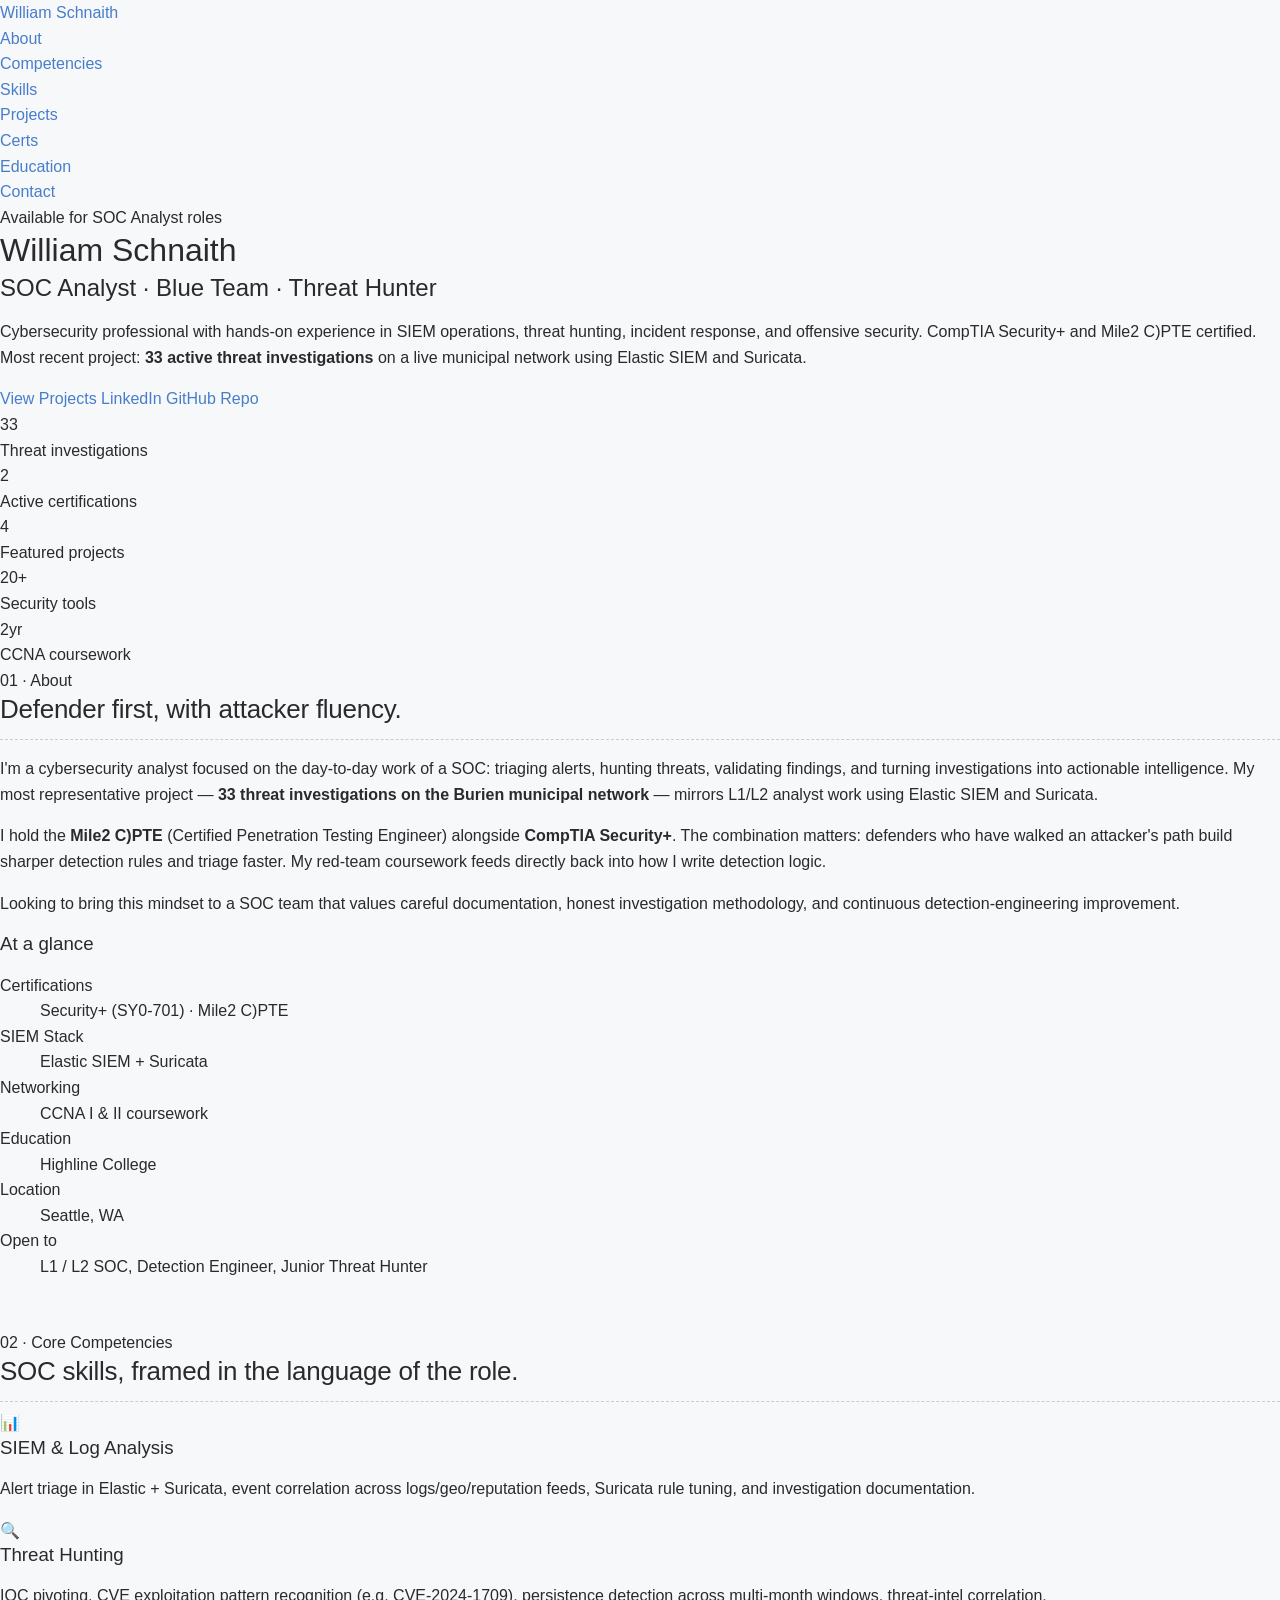
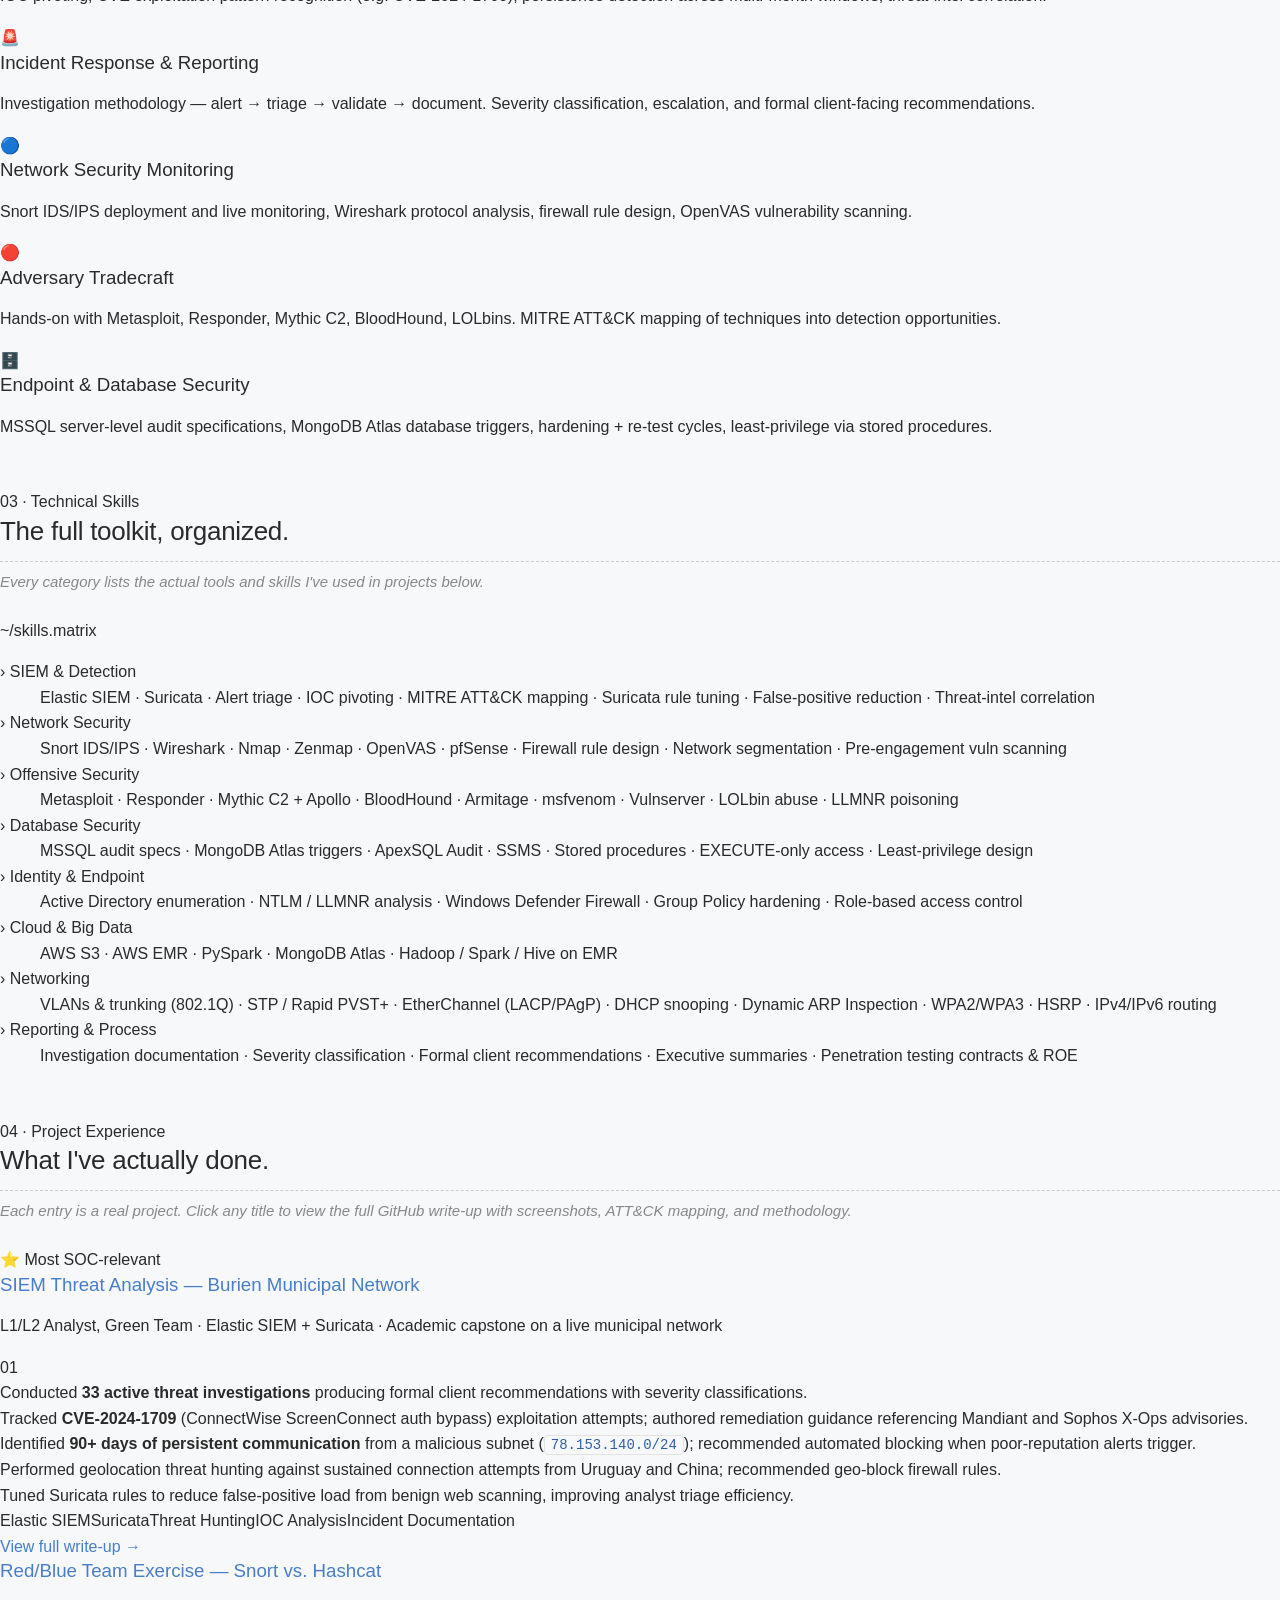
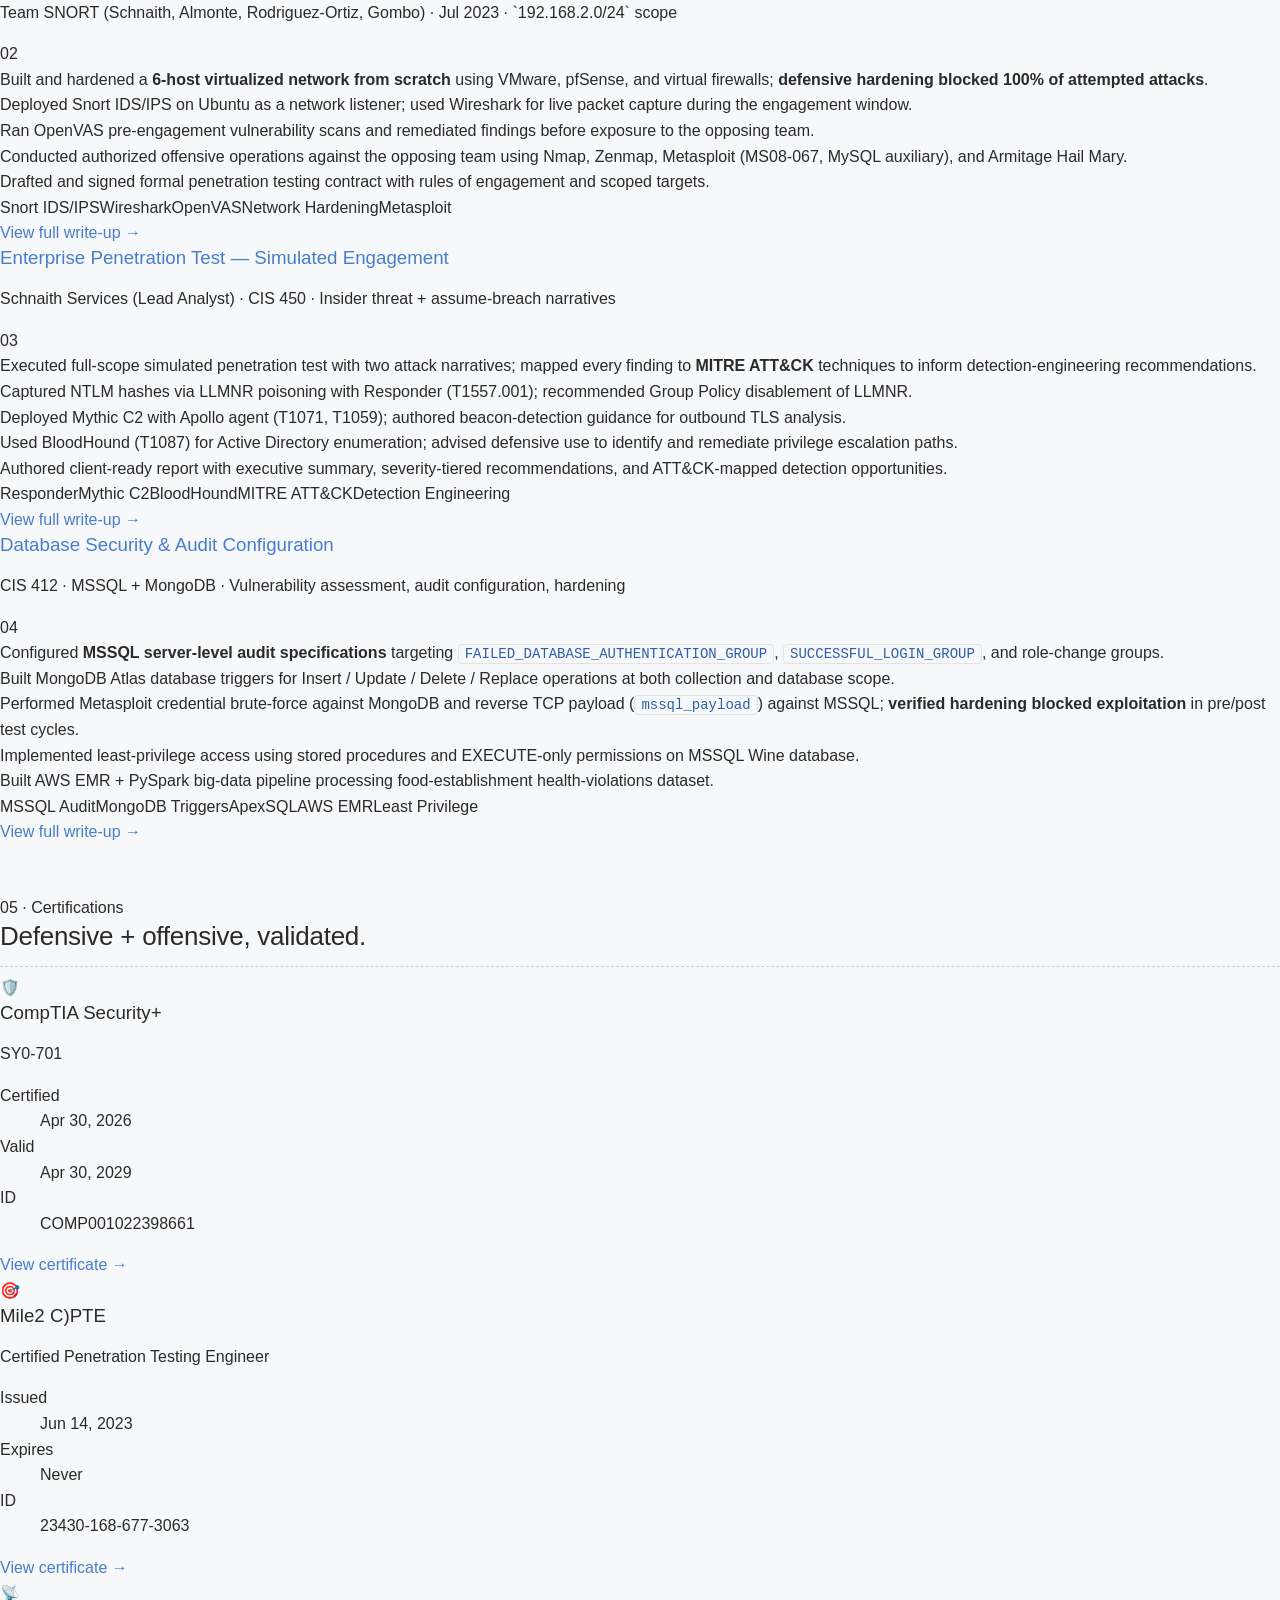
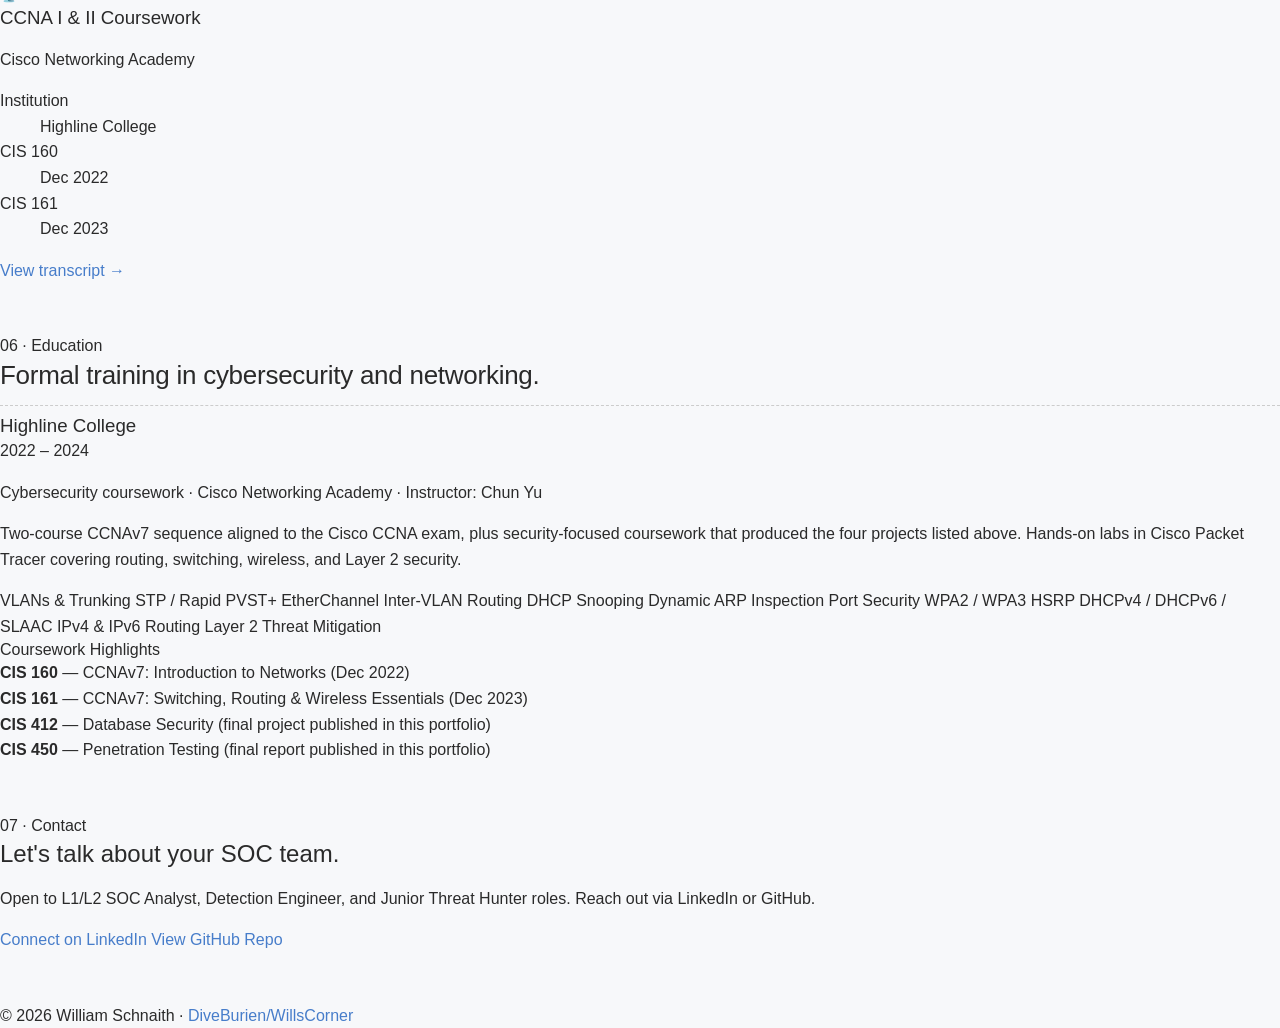
<file: docs/index.html>
<!DOCTYPE html>
<html lang="en">
<head>
<meta charset="UTF-8">
<meta name="viewport" content="width=device-width, initial-scale=1.0">
<meta name="description" content="William Schnaith — SOC Analyst portfolio. CompTIA Security+ and Mile2 C)PTE certified. Hands-on experience in SIEM operations, threat hunting, and incident response.">
<meta name="theme-color" content="#0d1117">
<title>William Schnaith — SOC Analyst Portfolio</title>
<link rel="stylesheet" href="style.css">
<link rel="preconnect" href="https://fonts.googleapis.com">
<link rel="preconnect" href="https://fonts.gstatic.com" crossorigin>
<link href="https://fonts.googleapis.com/css2?family=Inter:wght@300;400;500;600;700;800&family=JetBrains+Mono:wght@400;500;600&display=swap" rel="stylesheet">
</head>
<body>

<!-- ================ NAV ================ -->
<nav class="nav">
  <div class="nav__inner">
    <a href="#top" class="nav__brand">
      <span class="nav__brand-dot"></span>
      <span>William Schnaith</span>
    </a>
    <ul class="nav__links">
      <li><a href="#about">About</a></li>
      <li><a href="#competencies">Competencies</a></li>
      <li><a href="#skills">Skills</a></li>
      <li><a href="#projects">Projects</a></li>
      <li><a href="#certs">Certs</a></li>
      <li><a href="#education">Education</a></li>
      <li><a href="#contact">Contact</a></li>
    </ul>
  </div>
</nav>

<!-- ================ HERO ================ -->
<header id="top" class="hero">
  <div class="hero__inner">
    <div class="hero__tag">
      <span class="hero__tag-dot"></span>
      Available for SOC Analyst roles
    </div>
    <h1 class="hero__title">William Schnaith</h1>
    <h2 class="hero__subtitle">
      <span class="accent">SOC Analyst</span> · Blue Team · Threat Hunter
    </h2>
    <p class="hero__lede">
      Cybersecurity professional with hands-on experience in SIEM operations, threat hunting,
      incident response, and offensive security. CompTIA Security+ and Mile2 C)PTE certified.
      Most recent project: <strong>33 active threat investigations</strong> on a live municipal network
      using Elastic SIEM and Suricata.
    </p>
    <div class="hero__actions">
      <a href="#projects" class="btn btn--primary">View Projects</a>
      <a href="https://www.linkedin.com/in/williamschnaith/" target="_blank" rel="noopener" class="btn btn--ghost">LinkedIn</a>
      <a href="https://github.com/DiveBurien/WillsCorner" target="_blank" rel="noopener" class="btn btn--ghost">GitHub Repo</a>
    </div>
    <div class="hero__stats">
      <div class="stat"><div class="stat__num">33</div><div class="stat__label">Threat investigations</div></div>
      <div class="stat"><div class="stat__num">2</div><div class="stat__label">Active certifications</div></div>
      <div class="stat"><div class="stat__num">4</div><div class="stat__label">Featured projects</div></div>
      <div class="stat"><div class="stat__num">20+</div><div class="stat__label">Security tools</div></div>
      <div class="stat"><div class="stat__num">2yr</div><div class="stat__label">CCNA coursework</div></div>
    </div>
  </div>
</header>

<!-- ================ ABOUT ================ -->
<section id="about" class="section">
  <div class="container">
    <div class="section__head">
      <span class="section__kicker">01 · About</span>
      <h2 class="section__title">Defender first, with attacker fluency.</h2>
    </div>
    <div class="about-grid">
      <div class="about-text">
        <p>
          I'm a cybersecurity analyst focused on the day-to-day work of a SOC: triaging alerts, hunting threats, validating findings, and turning investigations into actionable intelligence. My most representative project — <strong>33 threat investigations on the Burien municipal network</strong> — mirrors L1/L2 analyst work using Elastic SIEM and Suricata.
        </p>
        <p>
          I hold the <strong>Mile2 C)PTE</strong> (Certified Penetration Testing Engineer) alongside <strong>CompTIA Security+</strong>. The combination matters: defenders who have walked an attacker's path build sharper detection rules and triage faster. My red-team coursework feeds directly back into how I write detection logic.
        </p>
        <p>
          Looking to bring this mindset to a SOC team that values careful documentation, honest investigation methodology, and continuous detection-engineering improvement.
        </p>
      </div>
      <aside class="about-card">
        <h3>At a glance</h3>
        <dl>
          <dt>Certifications</dt>
          <dd>Security+ (SY0-701) · Mile2 C)PTE</dd>
          <dt>SIEM Stack</dt>
          <dd>Elastic SIEM + Suricata</dd>
          <dt>Networking</dt>
          <dd>CCNA I &amp; II coursework</dd>
          <dt>Education</dt>
          <dd>Highline College</dd>
          <dt>Location</dt>
          <dd>Seattle, WA</dd>
          <dt>Open to</dt>
          <dd>L1 / L2 SOC, Detection Engineer, Junior Threat Hunter</dd>
        </dl>
      </aside>
    </div>
  </div>
</section>

<!-- ================ COMPETENCIES ================ -->
<section id="competencies" class="section section--alt">
  <div class="container">
    <div class="section__head">
      <span class="section__kicker">02 · Core Competencies</span>
      <h2 class="section__title">SOC skills, framed in the language of the role.</h2>
    </div>
    <div class="comp-grid">
      <article class="comp-card">
        <div class="comp-card__icon" aria-hidden="true">📊</div>
        <h3>SIEM &amp; Log Analysis</h3>
        <p>Alert triage in Elastic + Suricata, event correlation across logs/geo/reputation feeds, Suricata rule tuning, and investigation documentation.</p>
      </article>
      <article class="comp-card">
        <div class="comp-card__icon" aria-hidden="true">🔍</div>
        <h3>Threat Hunting</h3>
        <p>IOC pivoting, CVE exploitation pattern recognition (e.g. CVE-2024-1709), persistence detection across multi-month windows, threat-intel correlation.</p>
      </article>
      <article class="comp-card">
        <div class="comp-card__icon" aria-hidden="true">🚨</div>
        <h3>Incident Response &amp; Reporting</h3>
        <p>Investigation methodology — alert → triage → validate → document. Severity classification, escalation, and formal client-facing recommendations.</p>
      </article>
      <article class="comp-card">
        <div class="comp-card__icon" aria-hidden="true">🔵</div>
        <h3>Network Security Monitoring</h3>
        <p>Snort IDS/IPS deployment and live monitoring, Wireshark protocol analysis, firewall rule design, OpenVAS vulnerability scanning.</p>
      </article>
      <article class="comp-card">
        <div class="comp-card__icon" aria-hidden="true">🔴</div>
        <h3>Adversary Tradecraft</h3>
        <p>Hands-on with Metasploit, Responder, Mythic C2, BloodHound, LOLbins. MITRE ATT&amp;CK mapping of techniques into detection opportunities.</p>
      </article>
      <article class="comp-card">
        <div class="comp-card__icon" aria-hidden="true">🗄️</div>
        <h3>Endpoint &amp; Database Security</h3>
        <p>MSSQL server-level audit specifications, MongoDB Atlas database triggers, hardening + re-test cycles, least-privilege via stored procedures.</p>
      </article>
    </div>
  </div>
</section>

<!-- ================ TECHNICAL SKILLS ================ -->
<section id="skills" class="section">
  <div class="container">
    <div class="section__head">
      <span class="section__kicker">03 · Technical Skills</span>
      <h2 class="section__title">The full toolkit, organized.</h2>
      <p class="section__sub">Every category lists the actual tools and skills I've used in projects below.</p>
    </div>
    <div class="skills-block">
      <div class="skills-block__header">
        <span class="skills-block__dot skills-block__dot--r"></span>
        <span class="skills-block__dot skills-block__dot--y"></span>
        <span class="skills-block__dot skills-block__dot--g"></span>
        <span class="skills-block__title">~/skills.matrix</span>
      </div>
      <dl class="skills-matrix">
        <div class="sk-row">
          <dt><span class="sk-prompt">›</span> SIEM &amp; Detection</dt>
          <dd>Elastic SIEM · Suricata · Alert triage · IOC pivoting · MITRE ATT&amp;CK mapping · Suricata rule tuning · False-positive reduction · Threat-intel correlation</dd>
        </div>
        <div class="sk-row">
          <dt><span class="sk-prompt">›</span> Network Security</dt>
          <dd>Snort IDS/IPS · Wireshark · Nmap · Zenmap · OpenVAS · pfSense · Firewall rule design · Network segmentation · Pre-engagement vuln scanning</dd>
        </div>
        <div class="sk-row">
          <dt><span class="sk-prompt">›</span> Offensive Security</dt>
          <dd>Metasploit · Responder · Mythic C2 + Apollo · BloodHound · Armitage · msfvenom · Vulnserver · LOLbin abuse · LLMNR poisoning</dd>
        </div>
        <div class="sk-row">
          <dt><span class="sk-prompt">›</span> Database Security</dt>
          <dd>MSSQL audit specs · MongoDB Atlas triggers · ApexSQL Audit · SSMS · Stored procedures · EXECUTE-only access · Least-privilege design</dd>
        </div>
        <div class="sk-row">
          <dt><span class="sk-prompt">›</span> Identity &amp; Endpoint</dt>
          <dd>Active Directory enumeration · NTLM / LLMNR analysis · Windows Defender Firewall · Group Policy hardening · Role-based access control</dd>
        </div>
        <div class="sk-row">
          <dt><span class="sk-prompt">›</span> Cloud &amp; Big Data</dt>
          <dd>AWS S3 · AWS EMR · PySpark · MongoDB Atlas · Hadoop / Spark / Hive on EMR</dd>
        </div>
        <div class="sk-row">
          <dt><span class="sk-prompt">›</span> Networking</dt>
          <dd>VLANs &amp; trunking (802.1Q) · STP / Rapid PVST+ · EtherChannel (LACP/PAgP) · DHCP snooping · Dynamic ARP Inspection · WPA2/WPA3 · HSRP · IPv4/IPv6 routing</dd>
        </div>
        <div class="sk-row">
          <dt><span class="sk-prompt">›</span> Reporting &amp; Process</dt>
          <dd>Investigation documentation · Severity classification · Formal client recommendations · Executive summaries · Penetration testing contracts &amp; ROE</dd>
        </div>
      </dl>
    </div>
  </div>
</section>

<!-- ================ PROJECTS ================ -->
<section id="projects" class="section section--alt">
  <div class="container">
    <div class="section__head">
      <span class="section__kicker">04 · Project Experience</span>
      <h2 class="section__title">What I've actually done.</h2>
      <p class="section__sub">Each entry is a real project. Click any title to view the full GitHub write-up with screenshots, ATT&amp;CK mapping, and methodology.</p>
    </div>
    <div class="proj-list">

      <article class="proj proj--featured">
        <header class="proj__head">
          <div>
            <span class="proj__badge">⭐ Most SOC-relevant</span>
            <h3><a href="https://github.com/DiveBurien/WillsCorner/tree/master/siem-threat-analysis/" target="_blank" rel="noopener">SIEM Threat Analysis — Burien Municipal Network</a></h3>
            <p class="proj__role">L1/L2 Analyst, Green Team · Elastic SIEM + Suricata · Academic capstone on a live municipal network</p>
          </div>
          <span class="proj__num">01</span>
        </header>
        <ul class="proj__bullets">
          <li>Conducted <strong>33 active threat investigations</strong> producing formal client recommendations with severity classifications.</li>
          <li>Tracked <strong>CVE-2024-1709</strong> (ConnectWise ScreenConnect auth bypass) exploitation attempts; authored remediation guidance referencing Mandiant and Sophos X-Ops advisories.</li>
          <li>Identified <strong>90+ days of persistent communication</strong> from a malicious subnet (<code>78.153.140.0/24</code>); recommended automated blocking when poor-reputation alerts trigger.</li>
          <li>Performed geolocation threat hunting against sustained connection attempts from Uruguay and China; recommended geo-block firewall rules.</li>
          <li>Tuned Suricata rules to reduce false-positive load from benign web scanning, improving analyst triage efficiency.</li>
        </ul>
        <div class="proj__foot">
          <div class="proj__tags">
            <span>Elastic SIEM</span><span>Suricata</span><span>Threat Hunting</span><span>IOC Analysis</span><span>Incident Documentation</span>
          </div>
          <a class="proj__link" href="https://github.com/DiveBurien/WillsCorner/tree/master/siem-threat-analysis/" target="_blank" rel="noopener">View full write-up →</a>
        </div>
      </article>

      <article class="proj">
        <header class="proj__head">
          <div>
            <h3><a href="https://github.com/DiveBurien/WillsCorner/tree/master/redblue-team-exercise/" target="_blank" rel="noopener">Red/Blue Team Exercise — Snort vs. Hashcat</a></h3>
            <p class="proj__role">Team SNORT (Schnaith, Almonte, Rodriguez-Ortiz, Gombo) · Jul 2023 · `192.168.2.0/24` scope</p>
          </div>
          <span class="proj__num">02</span>
        </header>
        <ul class="proj__bullets">
          <li>Built and hardened a <strong>6-host virtualized network from scratch</strong> using VMware, pfSense, and virtual firewalls; <strong>defensive hardening blocked 100% of attempted attacks</strong>.</li>
          <li>Deployed Snort IDS/IPS on Ubuntu as a network listener; used Wireshark for live packet capture during the engagement window.</li>
          <li>Ran OpenVAS pre-engagement vulnerability scans and remediated findings before exposure to the opposing team.</li>
          <li>Conducted authorized offensive operations against the opposing team using Nmap, Zenmap, Metasploit (MS08-067, MySQL auxiliary), and Armitage Hail Mary.</li>
          <li>Drafted and signed formal penetration testing contract with rules of engagement and scoped targets.</li>
        </ul>
        <div class="proj__foot">
          <div class="proj__tags">
            <span>Snort IDS/IPS</span><span>Wireshark</span><span>OpenVAS</span><span>Network Hardening</span><span>Metasploit</span>
          </div>
          <a class="proj__link" href="https://github.com/DiveBurien/WillsCorner/tree/master/redblue-team-exercise/" target="_blank" rel="noopener">View full write-up →</a>
        </div>
      </article>

      <article class="proj">
        <header class="proj__head">
          <div>
            <h3><a href="https://github.com/DiveBurien/WillsCorner/tree/master/enterprise-pentest/" target="_blank" rel="noopener">Enterprise Penetration Test — Simulated Engagement</a></h3>
            <p class="proj__role">Schnaith Services (Lead Analyst) · CIS 450 · Insider threat + assume-breach narratives</p>
          </div>
          <span class="proj__num">03</span>
        </header>
        <ul class="proj__bullets">
          <li>Executed full-scope simulated penetration test with two attack narratives; mapped every finding to <strong>MITRE ATT&amp;CK</strong> techniques to inform detection-engineering recommendations.</li>
          <li>Captured NTLM hashes via LLMNR poisoning with Responder (T1557.001); recommended Group Policy disablement of LLMNR.</li>
          <li>Deployed Mythic C2 with Apollo agent (T1071, T1059); authored beacon-detection guidance for outbound TLS analysis.</li>
          <li>Used BloodHound (T1087) for Active Directory enumeration; advised defensive use to identify and remediate privilege escalation paths.</li>
          <li>Authored client-ready report with executive summary, severity-tiered recommendations, and ATT&amp;CK-mapped detection opportunities.</li>
        </ul>
        <div class="proj__foot">
          <div class="proj__tags">
            <span>Responder</span><span>Mythic C2</span><span>BloodHound</span><span>MITRE ATT&amp;CK</span><span>Detection Engineering</span>
          </div>
          <a class="proj__link" href="https://github.com/DiveBurien/WillsCorner/tree/master/enterprise-pentest/" target="_blank" rel="noopener">View full write-up →</a>
        </div>
      </article>

      <article class="proj">
        <header class="proj__head">
          <div>
            <h3><a href="https://github.com/DiveBurien/WillsCorner/tree/master/database-security-audit/" target="_blank" rel="noopener">Database Security &amp; Audit Configuration</a></h3>
            <p class="proj__role">CIS 412 · MSSQL + MongoDB · Vulnerability assessment, audit configuration, hardening</p>
          </div>
          <span class="proj__num">04</span>
        </header>
        <ul class="proj__bullets">
          <li>Configured <strong>MSSQL server-level audit specifications</strong> targeting <code>FAILED_DATABASE_AUTHENTICATION_GROUP</code>, <code>SUCCESSFUL_LOGIN_GROUP</code>, and role-change groups.</li>
          <li>Built MongoDB Atlas database triggers for Insert / Update / Delete / Replace operations at both collection and database scope.</li>
          <li>Performed Metasploit credential brute-force against MongoDB and reverse TCP payload (<code>mssql_payload</code>) against MSSQL; <strong>verified hardening blocked exploitation</strong> in pre/post test cycles.</li>
          <li>Implemented least-privilege access using stored procedures and EXECUTE-only permissions on MSSQL Wine database.</li>
          <li>Built AWS EMR + PySpark big-data pipeline processing food-establishment health-violations dataset.</li>
        </ul>
        <div class="proj__foot">
          <div class="proj__tags">
            <span>MSSQL Audit</span><span>MongoDB Triggers</span><span>ApexSQL</span><span>AWS EMR</span><span>Least Privilege</span>
          </div>
          <a class="proj__link" href="https://github.com/DiveBurien/WillsCorner/tree/master/database-security-audit/" target="_blank" rel="noopener">View full write-up →</a>
        </div>
      </article>

    </div>
  </div>
</section>

<!-- ================ CERTIFICATIONS ================ -->
<section id="certs" class="section">
  <div class="container">
    <div class="section__head">
      <span class="section__kicker">05 · Certifications</span>
      <h2 class="section__title">Defensive + offensive, validated.</h2>
    </div>
    <div class="cert-grid">

      <article class="cert-card cert-card--secplus">
        <div class="cert-card__icon">🛡️</div>
        <h3>CompTIA Security+</h3>
        <p class="cert-card__exam">SY0-701</p>
        <dl class="cert-card__meta">
          <div><dt>Certified</dt><dd>Apr 30, 2026</dd></div>
          <div><dt>Valid</dt><dd>Apr 30, 2029</dd></div>
          <div><dt>ID</dt><dd>COMP001022398661</dd></div>
        </dl>
        <a href="https://github.com/DiveBurien/WillsCorner/blob/master/certifications-and-education/artifacts/CompTIA-Security-Plus-certificate.pdf" target="_blank" rel="noopener" class="cert-card__link">View certificate →</a>
      </article>

      <article class="cert-card cert-card--cpte">
        <div class="cert-card__icon">🎯</div>
        <h3>Mile2 C)PTE</h3>
        <p class="cert-card__exam">Certified Penetration Testing Engineer</p>
        <dl class="cert-card__meta">
          <div><dt>Issued</dt><dd>Jun 14, 2023</dd></div>
          <div><dt>Expires</dt><dd>Never</dd></div>
          <div><dt>ID</dt><dd>23430-168-677-3063</dd></div>
        </dl>
        <a href="https://github.com/DiveBurien/WillsCorner/blob/master/certifications-and-education/artifacts/Mile2-CPTE-certificate.png" target="_blank" rel="noopener" class="cert-card__link">View certificate →</a>
      </article>

      <article class="cert-card cert-card--ccna">
        <div class="cert-card__icon">📡</div>
        <h3>CCNA I &amp; II Coursework</h3>
        <p class="cert-card__exam">Cisco Networking Academy</p>
        <dl class="cert-card__meta">
          <div><dt>Institution</dt><dd>Highline College</dd></div>
          <div><dt>CIS 160</dt><dd>Dec 2022</dd></div>
          <div><dt>CIS 161</dt><dd>Dec 2023</dd></div>
        </dl>
        <a href="https://github.com/DiveBurien/WillsCorner/tree/master/certifications-and-education/" target="_blank" rel="noopener" class="cert-card__link">View transcript →</a>
      </article>

    </div>
  </div>
</section>

<!-- ================ EDUCATION ================ -->
<section id="education" class="section section--alt">
  <div class="container">
    <div class="section__head">
      <span class="section__kicker">06 · Education</span>
      <h2 class="section__title">Formal training in cybersecurity and networking.</h2>
    </div>
    <article class="edu-card">
      <div class="edu-card__main">
        <div class="edu-card__head">
          <h3>Highline College</h3>
          <span class="edu-card__date">2022 – 2024</span>
        </div>
        <p class="edu-card__sub">Cybersecurity coursework &middot; Cisco Networking Academy &middot; Instructor: Chun Yu</p>
        <p class="edu-card__detail">
          Two-course CCNAv7 sequence aligned to the Cisco CCNA exam, plus security-focused coursework that produced the four projects listed above. Hands-on labs in Cisco Packet Tracer covering routing, switching, wireless, and Layer 2 security.
        </p>
        <div class="edu-card__topics">
          <span class="topic">VLANs &amp; Trunking</span>
          <span class="topic">STP / Rapid PVST+</span>
          <span class="topic">EtherChannel</span>
          <span class="topic">Inter-VLAN Routing</span>
          <span class="topic">DHCP Snooping</span>
          <span class="topic">Dynamic ARP Inspection</span>
          <span class="topic">Port Security</span>
          <span class="topic">WPA2 / WPA3</span>
          <span class="topic">HSRP</span>
          <span class="topic">DHCPv4 / DHCPv6 / SLAAC</span>
          <span class="topic">IPv4 &amp; IPv6 Routing</span>
          <span class="topic">Layer 2 Threat Mitigation</span>
        </div>
      </div>
      <aside class="edu-card__side">
        <h4>Coursework Highlights</h4>
        <ul>
          <li><strong>CIS 160</strong> — CCNAv7: Introduction to Networks (Dec 2022)</li>
          <li><strong>CIS 161</strong> — CCNAv7: Switching, Routing &amp; Wireless Essentials (Dec 2023)</li>
          <li><strong>CIS 412</strong> — Database Security (final project published in this portfolio)</li>
          <li><strong>CIS 450</strong> — Penetration Testing (final report published in this portfolio)</li>
        </ul>
      </aside>
    </article>
  </div>
</section>

<!-- ================ CONTACT ================ -->
<section id="contact" class="section">
  <div class="container">
    <div class="contact">
      <span class="section__kicker">07 · Contact</span>
      <h2 class="contact__title">Let's talk about your SOC team.</h2>
      <p class="contact__lede">
        Open to L1/L2 SOC Analyst, Detection Engineer, and Junior Threat Hunter roles. Reach out via LinkedIn or GitHub.
      </p>
      <div class="contact__actions">
        <a href="https://www.linkedin.com/in/williamschnaith/" target="_blank" rel="noopener" class="btn btn--primary btn--lg">Connect on LinkedIn</a>
        <a href="https://github.com/DiveBurien/WillsCorner" target="_blank" rel="noopener" class="btn btn--ghost btn--lg">View GitHub Repo</a>
      </div>
    </div>
  </div>
</section>

<footer class="footer">
  <div class="container footer__inner">
    <span>© <span id="year"></span> William Schnaith</span>
    <span class="footer__sep">·</span>
    <a href="https://github.com/DiveBurien/WillsCorner" target="_blank" rel="noopener">DiveBurien/WillsCorner</a>
  </div>
</footer>

<script>
  document.getElementById('year').textContent = new Date().getFullYear();
  const sections = document.querySelectorAll('section[id], header[id]');
  const navLinks = document.querySelectorAll('.nav__links a');
  const observer = new IntersectionObserver((entries) => {
    entries.forEach(entry => {
      if (entry.isIntersecting) {
        navLinks.forEach(link => link.classList.toggle('active', link.getAttribute('href') === '#' + entry.target.id));
      }
    });
  }, { rootMargin: '-40% 0px -55% 0px' });
  sections.forEach(s => observer.observe(s));
</script>

</body>
</html>
</file>
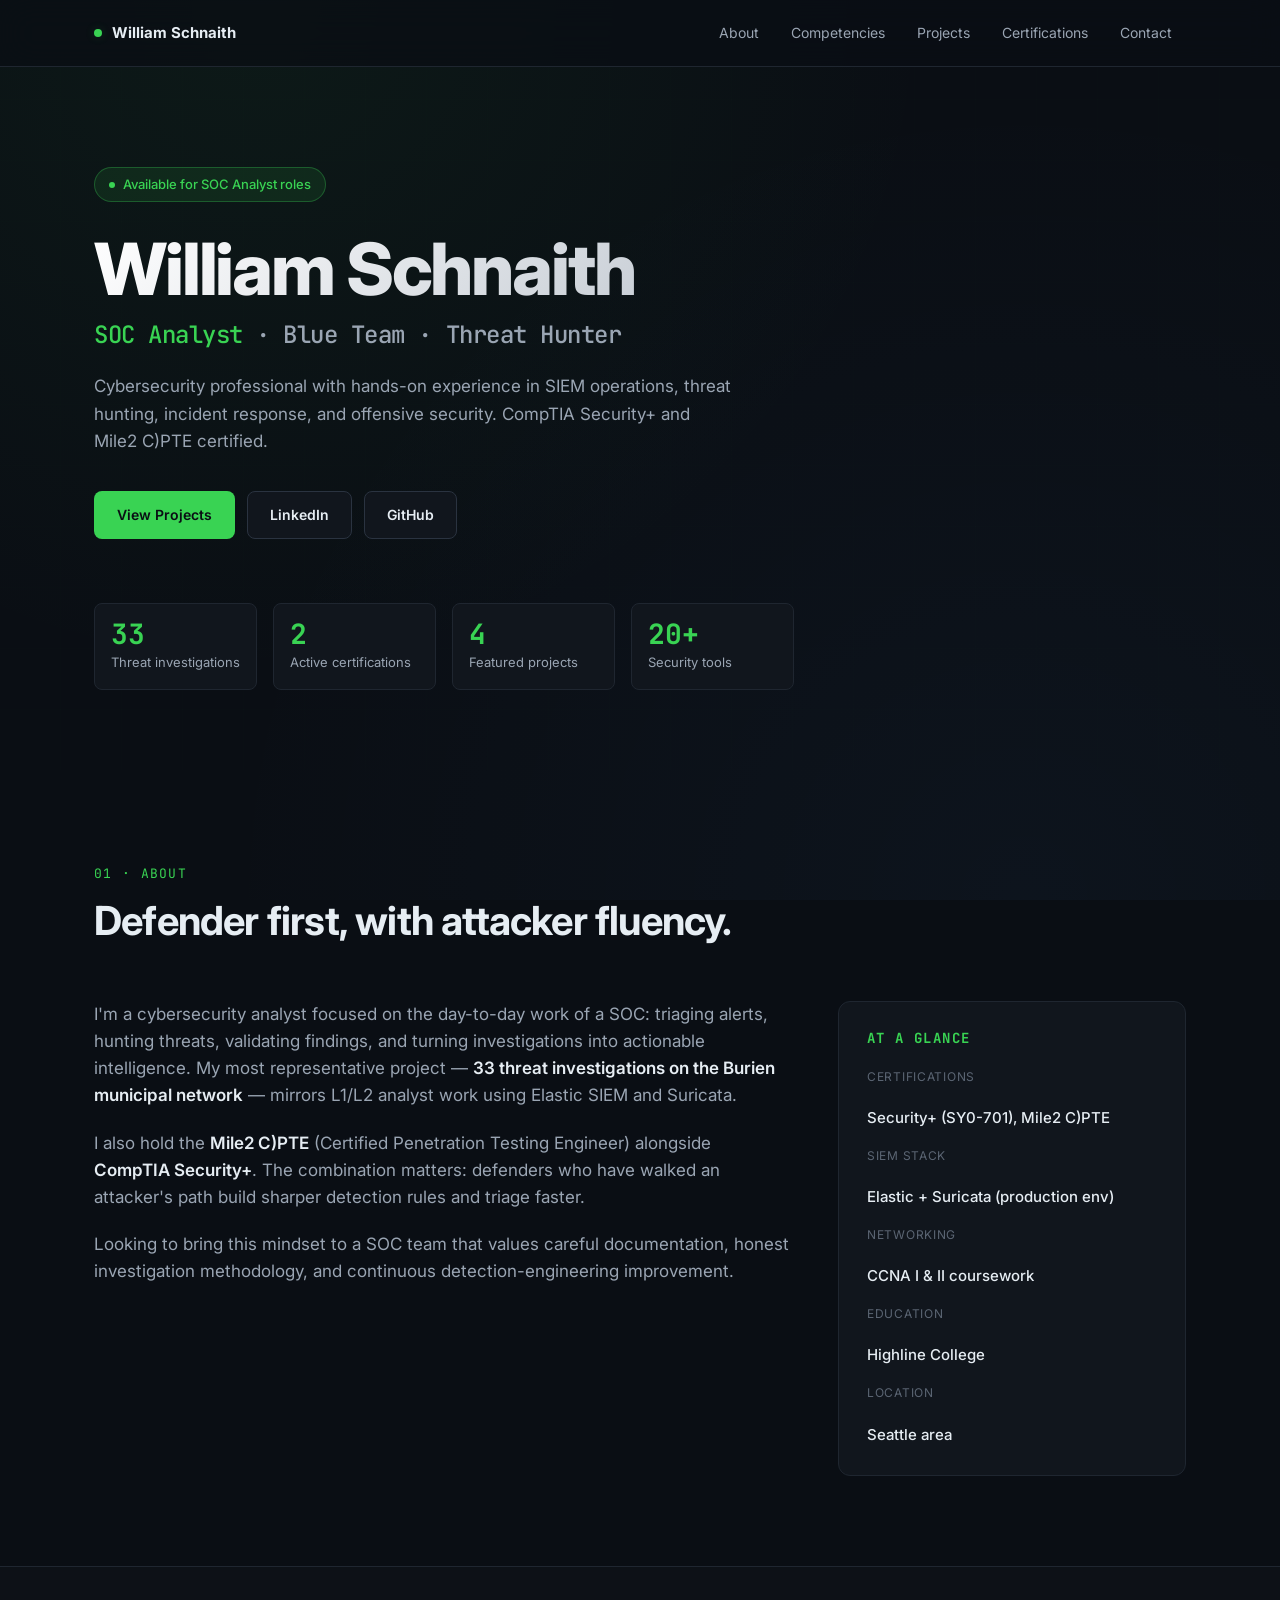
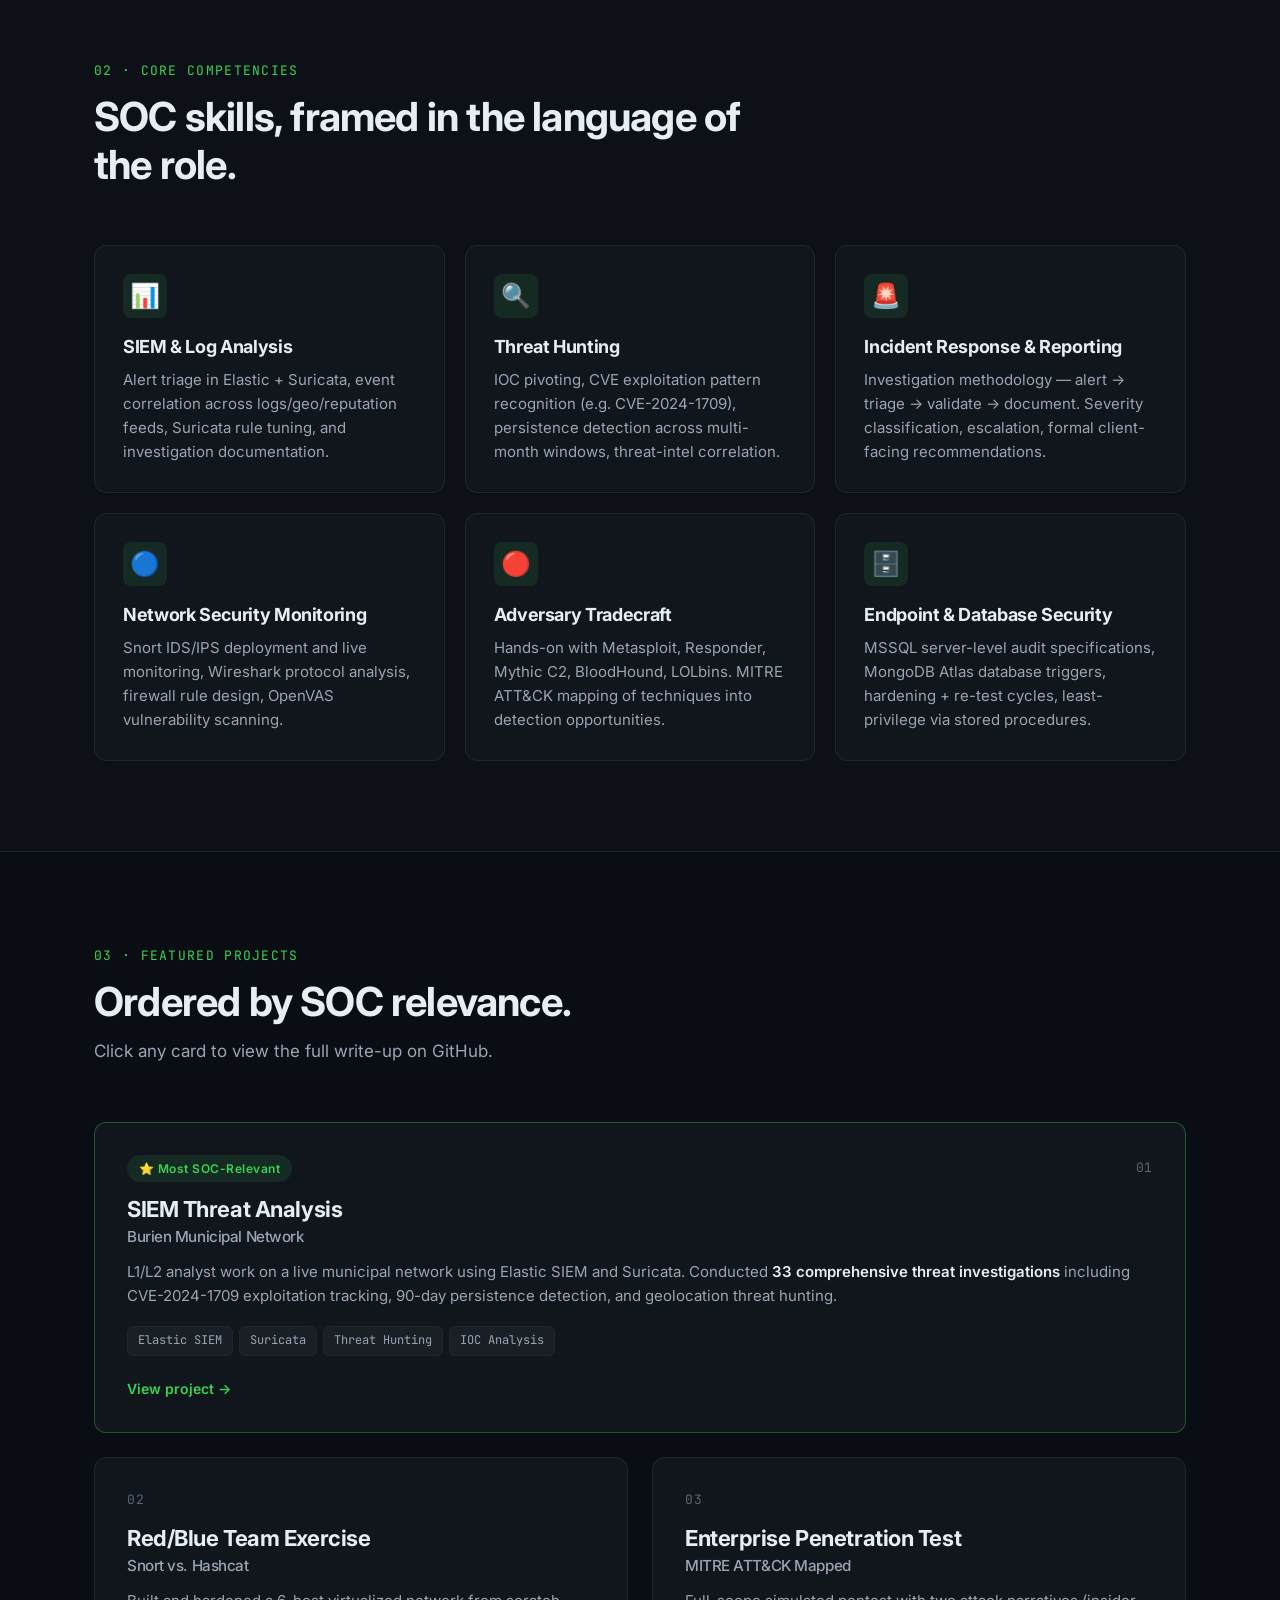
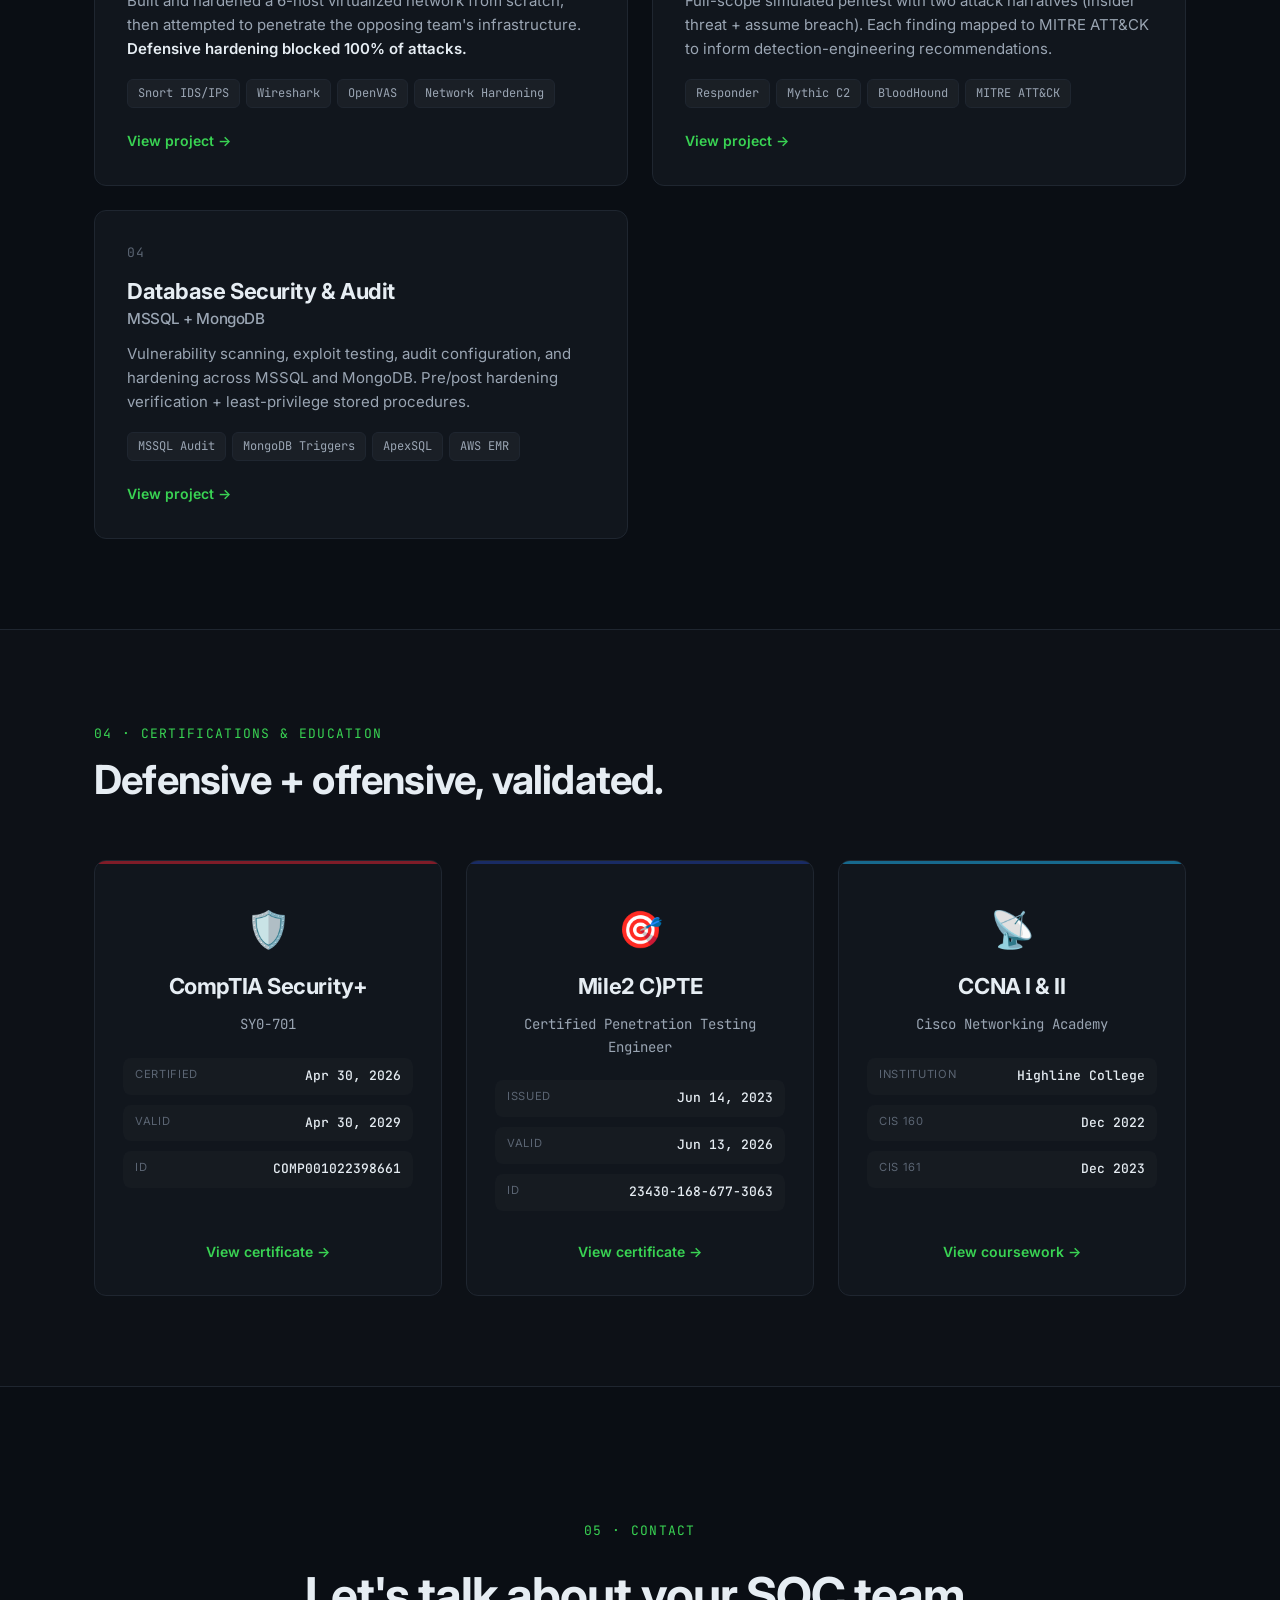
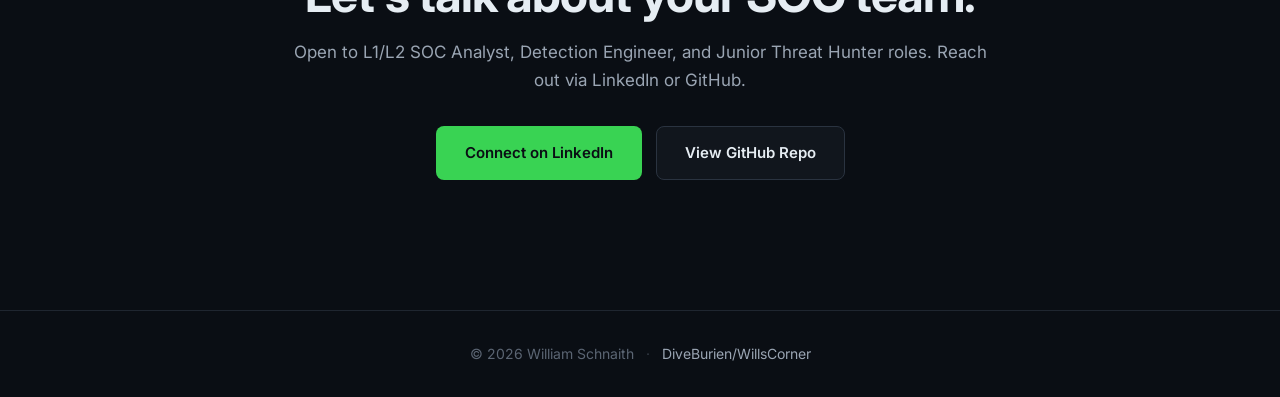
<file: _archive/v1-dark-website/index.html>
<!DOCTYPE html>
<html lang="en">
<head>
<meta charset="UTF-8">
<meta name="viewport" content="width=device-width, initial-scale=1.0">
<meta name="description" content="William Schnaith — SOC Analyst portfolio. CompTIA Security+ and Mile2 C)PTE certified. Hands-on experience in SIEM operations, threat hunting, and incident response.">
<meta name="theme-color" content="#0d1117">
<title>William Schnaith — SOC Analyst Portfolio</title>
<link rel="stylesheet" href="style.css">
<link rel="preconnect" href="https://fonts.googleapis.com">
<link rel="preconnect" href="https://fonts.gstatic.com" crossorigin>
<link href="https://fonts.googleapis.com/css2?family=Inter:wght@300;400;500;600;700;800&family=JetBrains+Mono:wght@400;500&display=swap" rel="stylesheet">
</head>
<body>

<!-- ====== NAV ====== -->
<nav class="nav">
  <div class="nav__inner">
    <a href="#top" class="nav__brand">
      <span class="nav__brand-dot"></span>
      <span>William Schnaith</span>
    </a>
    <ul class="nav__links">
      <li><a href="#about">About</a></li>
      <li><a href="#competencies">Competencies</a></li>
      <li><a href="#projects">Projects</a></li>
      <li><a href="#certs">Certifications</a></li>
      <li><a href="#contact">Contact</a></li>
    </ul>
  </div>
</nav>

<!-- ====== HERO ====== -->
<header id="top" class="hero">
  <div class="hero__inner">
    <div class="hero__tag">
      <span class="hero__tag-dot"></span>
      Available for SOC Analyst roles
    </div>
    <h1 class="hero__title">
      William Schnaith
    </h1>
    <h2 class="hero__subtitle">
      <span class="accent">SOC Analyst</span> · Blue Team · Threat Hunter
    </h2>
    <p class="hero__lede">
      Cybersecurity professional with hands-on experience in SIEM operations, threat hunting,
      incident response, and offensive security. CompTIA Security+ and Mile2 C)PTE certified.
    </p>
    <div class="hero__actions">
      <a href="#projects" class="btn btn--primary">View Projects</a>
      <a href="https://www.linkedin.com/in/williamschnaith/" target="_blank" rel="noopener" class="btn btn--ghost">LinkedIn</a>
      <a href="https://github.com/DiveBurien/WillsCorner" target="_blank" rel="noopener" class="btn btn--ghost">GitHub</a>
    </div>
    <div class="hero__stats">
      <div class="stat">
        <div class="stat__num">33</div>
        <div class="stat__label">Threat investigations</div>
      </div>
      <div class="stat">
        <div class="stat__num">2</div>
        <div class="stat__label">Active certifications</div>
      </div>
      <div class="stat">
        <div class="stat__num">4</div>
        <div class="stat__label">Featured projects</div>
      </div>
      <div class="stat">
        <div class="stat__num">20+</div>
        <div class="stat__label">Security tools</div>
      </div>
    </div>
  </div>
</header>

<!-- ====== ABOUT ====== -->
<section id="about" class="section">
  <div class="container">
    <div class="section__head">
      <span class="section__kicker">01 · About</span>
      <h2 class="section__title">Defender first, with attacker fluency.</h2>
    </div>
    <div class="about-grid">
      <div class="about-text">
        <p>
          I'm a cybersecurity analyst focused on the day-to-day work of a SOC: triaging alerts,
          hunting threats, validating findings, and turning investigations into actionable
          intelligence. My most representative project — <strong>33 threat investigations on the
          Burien municipal network</strong> — mirrors L1/L2 analyst work using Elastic SIEM and Suricata.
        </p>
        <p>
          I also hold the <strong>Mile2 C)PTE</strong> (Certified Penetration Testing Engineer)
          alongside <strong>CompTIA Security+</strong>. The combination matters: defenders who
          have walked an attacker's path build sharper detection rules and triage faster.
        </p>
        <p>
          Looking to bring this mindset to a SOC team that values careful documentation,
          honest investigation methodology, and continuous detection-engineering improvement.
        </p>
      </div>
      <aside class="about-card">
        <h3>At a glance</h3>
        <dl>
          <dt>Certifications</dt>
          <dd>Security+ (SY0-701), Mile2 C)PTE</dd>
          <dt>SIEM Stack</dt>
          <dd>Elastic + Suricata (production env)</dd>
          <dt>Networking</dt>
          <dd>CCNA I &amp; II coursework</dd>
          <dt>Education</dt>
          <dd>Highline College</dd>
          <dt>Location</dt>
          <dd>Seattle area</dd>
        </dl>
      </aside>
    </div>
  </div>
</section>

<!-- ====== COMPETENCIES ====== -->
<section id="competencies" class="section section--alt">
  <div class="container">
    <div class="section__head">
      <span class="section__kicker">02 · Core Competencies</span>
      <h2 class="section__title">SOC skills, framed in the language of the role.</h2>
    </div>
    <div class="comp-grid">
      <article class="comp-card">
        <div class="comp-card__icon" aria-hidden="true">📊</div>
        <h3>SIEM &amp; Log Analysis</h3>
        <p>Alert triage in Elastic + Suricata, event correlation across logs/geo/reputation feeds, Suricata rule tuning, and investigation documentation.</p>
      </article>
      <article class="comp-card">
        <div class="comp-card__icon" aria-hidden="true">🔍</div>
        <h3>Threat Hunting</h3>
        <p>IOC pivoting, CVE exploitation pattern recognition (e.g. CVE-2024-1709), persistence detection across multi-month windows, threat-intel correlation.</p>
      </article>
      <article class="comp-card">
        <div class="comp-card__icon" aria-hidden="true">🚨</div>
        <h3>Incident Response &amp; Reporting</h3>
        <p>Investigation methodology — alert → triage → validate → document. Severity classification, escalation, formal client-facing recommendations.</p>
      </article>
      <article class="comp-card">
        <div class="comp-card__icon" aria-hidden="true">🔵</div>
        <h3>Network Security Monitoring</h3>
        <p>Snort IDS/IPS deployment and live monitoring, Wireshark protocol analysis, firewall rule design, OpenVAS vulnerability scanning.</p>
      </article>
      <article class="comp-card">
        <div class="comp-card__icon" aria-hidden="true">🔴</div>
        <h3>Adversary Tradecraft</h3>
        <p>Hands-on with Metasploit, Responder, Mythic C2, BloodHound, LOLbins. MITRE ATT&amp;CK mapping of techniques into detection opportunities.</p>
      </article>
      <article class="comp-card">
        <div class="comp-card__icon" aria-hidden="true">🗄️</div>
        <h3>Endpoint &amp; Database Security</h3>
        <p>MSSQL server-level audit specifications, MongoDB Atlas database triggers, hardening + re-test cycles, least-privilege via stored procedures.</p>
      </article>
    </div>
  </div>
</section>

<!-- ====== PROJECTS ====== -->
<section id="projects" class="section">
  <div class="container">
    <div class="section__head">
      <span class="section__kicker">03 · Featured Projects</span>
      <h2 class="section__title">Ordered by SOC relevance.</h2>
      <p class="section__sub">Click any card to view the full write-up on GitHub.</p>
    </div>
    <div class="proj-grid">

      <a class="proj-card proj-card--featured" href="../siem-threat-analysis/" target="_blank" rel="noopener">
        <div class="proj-card__head">
          <span class="proj-card__badge">⭐ Most SOC-Relevant</span>
          <span class="proj-card__num">01</span>
        </div>
        <h3>SIEM Threat Analysis<br><span class="proj-card__sub">Burien Municipal Network</span></h3>
        <p>L1/L2 analyst work on a live municipal network using Elastic SIEM and Suricata. Conducted <strong>33 comprehensive threat investigations</strong> including CVE-2024-1709 exploitation tracking, 90-day persistence detection, and geolocation threat hunting.</p>
        <div class="proj-card__tags">
          <span>Elastic SIEM</span>
          <span>Suricata</span>
          <span>Threat Hunting</span>
          <span>IOC Analysis</span>
        </div>
        <span class="proj-card__cta">View project →</span>
      </a>

      <a class="proj-card" href="../redblue-team-exercise/" target="_blank" rel="noopener">
        <div class="proj-card__head">
          <span class="proj-card__num">02</span>
        </div>
        <h3>Red/Blue Team Exercise<br><span class="proj-card__sub">Snort vs. Hashcat</span></h3>
        <p>Built and hardened a 6-host virtualized network from scratch, then attempted to penetrate the opposing team's infrastructure. <strong>Defensive hardening blocked 100% of attacks.</strong></p>
        <div class="proj-card__tags">
          <span>Snort IDS/IPS</span>
          <span>Wireshark</span>
          <span>OpenVAS</span>
          <span>Network Hardening</span>
        </div>
        <span class="proj-card__cta">View project →</span>
      </a>

      <a class="proj-card" href="../enterprise-pentest/" target="_blank" rel="noopener">
        <div class="proj-card__head">
          <span class="proj-card__num">03</span>
        </div>
        <h3>Enterprise Penetration Test<br><span class="proj-card__sub">MITRE ATT&amp;CK Mapped</span></h3>
        <p>Full-scope simulated pentest with two attack narratives (insider threat + assume breach). Each finding mapped to MITRE ATT&amp;CK to inform detection-engineering recommendations.</p>
        <div class="proj-card__tags">
          <span>Responder</span>
          <span>Mythic C2</span>
          <span>BloodHound</span>
          <span>MITRE ATT&amp;CK</span>
        </div>
        <span class="proj-card__cta">View project →</span>
      </a>

      <a class="proj-card" href="../database-security-audit/" target="_blank" rel="noopener">
        <div class="proj-card__head">
          <span class="proj-card__num">04</span>
        </div>
        <h3>Database Security &amp; Audit<br><span class="proj-card__sub">MSSQL + MongoDB</span></h3>
        <p>Vulnerability scanning, exploit testing, audit configuration, and hardening across MSSQL and MongoDB. Pre/post hardening verification + least-privilege stored procedures.</p>
        <div class="proj-card__tags">
          <span>MSSQL Audit</span>
          <span>MongoDB Triggers</span>
          <span>ApexSQL</span>
          <span>AWS EMR</span>
        </div>
        <span class="proj-card__cta">View project →</span>
      </a>

    </div>
  </div>
</section>

<!-- ====== CERTIFICATIONS ====== -->
<section id="certs" class="section section--alt">
  <div class="container">
    <div class="section__head">
      <span class="section__kicker">04 · Certifications &amp; Education</span>
      <h2 class="section__title">Defensive + offensive, validated.</h2>
    </div>
    <div class="cert-grid">

      <article class="cert-card cert-card--secplus">
        <div class="cert-card__icon">🛡️</div>
        <h3>CompTIA Security+</h3>
        <p class="cert-card__exam">SY0-701</p>
        <dl class="cert-card__meta">
          <div><dt>Certified</dt><dd>Apr 30, 2026</dd></div>
          <div><dt>Valid</dt><dd>Apr 30, 2029</dd></div>
          <div><dt>ID</dt><dd>COMP001022398661</dd></div>
        </dl>
        <a href="../certifications-and-education/artifacts/CompTIA-Security-Plus-certificate.pdf" target="_blank" rel="noopener" class="cert-card__link">View certificate →</a>
      </article>

      <article class="cert-card cert-card--cpte">
        <div class="cert-card__icon">🎯</div>
        <h3>Mile2 C)PTE</h3>
        <p class="cert-card__exam">Certified Penetration Testing Engineer</p>
        <dl class="cert-card__meta">
          <div><dt>Issued</dt><dd>Jun 14, 2023</dd></div>
          <div><dt>Valid</dt><dd>Jun 13, 2026</dd></div>
          <div><dt>ID</dt><dd>23430-168-677-3063</dd></div>
        </dl>
        <a href="../certifications-and-education/artifacts/Mile2-CPTE-certificate.png" target="_blank" rel="noopener" class="cert-card__link">View certificate →</a>
      </article>

      <article class="cert-card cert-card--ccna">
        <div class="cert-card__icon">📡</div>
        <h3>CCNA I &amp; II</h3>
        <p class="cert-card__exam">Cisco Networking Academy</p>
        <dl class="cert-card__meta">
          <div><dt>Institution</dt><dd>Highline College</dd></div>
          <div><dt>CIS 160</dt><dd>Dec 2022</dd></div>
          <div><dt>CIS 161</dt><dd>Dec 2023</dd></div>
        </dl>
        <a href="../certifications-and-education/" target="_blank" rel="noopener" class="cert-card__link">View coursework →</a>
      </article>

    </div>
  </div>
</section>

<!-- ====== CONTACT ====== -->
<section id="contact" class="section">
  <div class="container">
    <div class="contact">
      <span class="section__kicker">05 · Contact</span>
      <h2 class="contact__title">Let's talk about your SOC team.</h2>
      <p class="contact__lede">
        Open to L1/L2 SOC Analyst, Detection Engineer, and Junior Threat Hunter roles. Reach out via LinkedIn or GitHub.
      </p>
      <div class="contact__actions">
        <a href="https://www.linkedin.com/in/williamschnaith/" target="_blank" rel="noopener" class="btn btn--primary btn--lg">Connect on LinkedIn</a>
        <a href="https://github.com/DiveBurien/WillsCorner" target="_blank" rel="noopener" class="btn btn--ghost btn--lg">View GitHub Repo</a>
      </div>
    </div>
  </div>
</section>

<footer class="footer">
  <div class="container footer__inner">
    <span>© <span id="year"></span> William Schnaith</span>
    <span class="footer__sep">·</span>
    <a href="https://github.com/DiveBurien/WillsCorner" target="_blank" rel="noopener">DiveBurien/WillsCorner</a>
  </div>
</footer>

<script>
  document.getElementById('year').textContent = new Date().getFullYear();
  // Smooth-scroll already native via CSS scroll-behavior; no extra JS needed.
  // Highlight active nav link on scroll
  const sections = document.querySelectorAll('section[id], header[id]');
  const navLinks = document.querySelectorAll('.nav__links a');
  const observer = new IntersectionObserver((entries) => {
    entries.forEach(entry => {
      if (entry.isIntersecting) {
        navLinks.forEach(link => link.classList.toggle('active', link.getAttribute('href') === '#' + entry.target.id));
      }
    });
  }, { rootMargin: '-40% 0px -55% 0px' });
  sections.forEach(s => observer.observe(s));
</script>

</body>
</html>
</file>
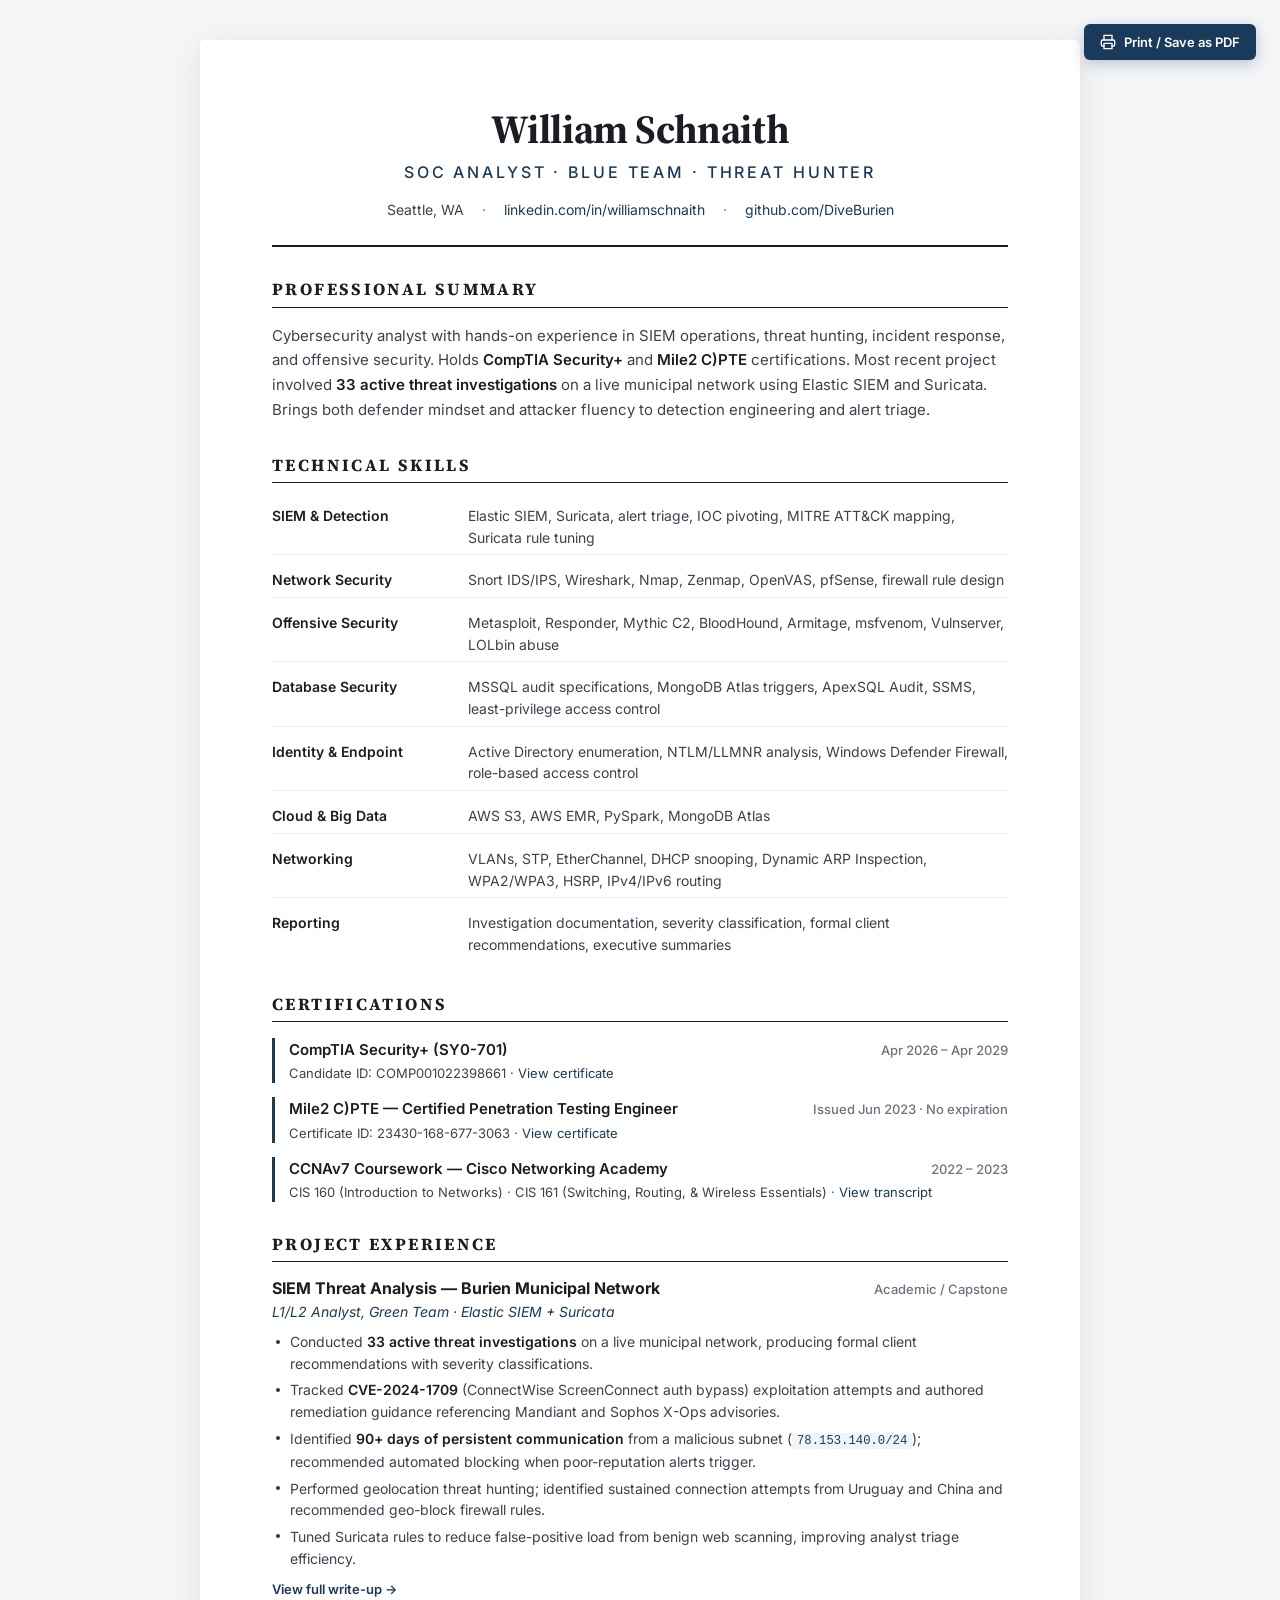
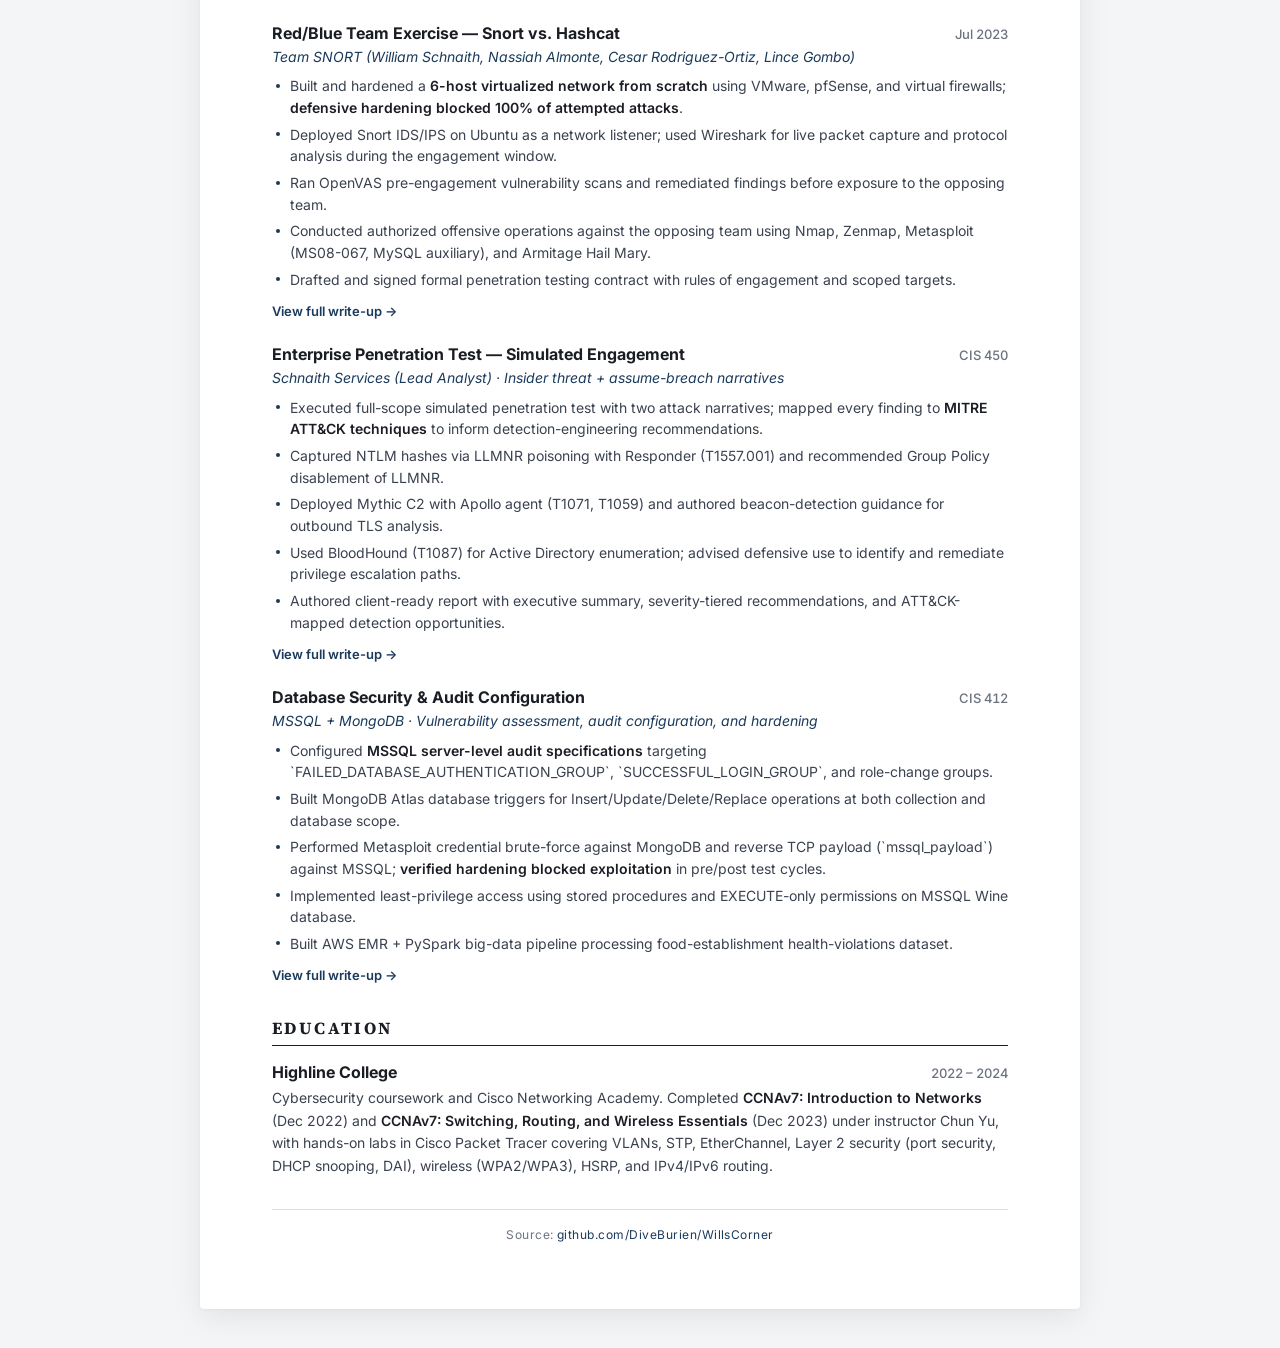
<file: _archive/v2-resume-layout/index.html>
<!DOCTYPE html>
<html lang="en">
<head>
<meta charset="UTF-8">
<meta name="viewport" content="width=device-width, initial-scale=1.0">
<meta name="description" content="William Schnaith — SOC Analyst resume. CompTIA Security+ and Mile2 C)PTE certified. SIEM operations, threat hunting, incident response.">
<meta name="theme-color" content="#1a3a5c">
<title>William Schnaith — SOC Analyst Resume</title>
<link rel="stylesheet" href="style.css">
<link rel="preconnect" href="https://fonts.googleapis.com">
<link rel="preconnect" href="https://fonts.gstatic.com" crossorigin>
<link href="https://fonts.googleapis.com/css2?family=Inter:wght@400;500;600;700;800&family=Source+Serif+4:wght@600;700&display=swap" rel="stylesheet">
</head>
<body>

<button class="print-btn" onclick="window.print()" aria-label="Print resume">
  <svg width="16" height="16" viewBox="0 0 24 24" fill="none" stroke="currentColor" stroke-width="2" stroke-linecap="round" stroke-linejoin="round"><polyline points="6 9 6 2 18 2 18 9"/><path d="M6 18H4a2 2 0 0 1-2-2v-5a2 2 0 0 1 2-2h16a2 2 0 0 1 2 2v5a2 2 0 0 1-2 2h-2"/><rect x="6" y="14" width="12" height="8"/></svg>
  Print / Save as PDF
</button>

<main class="resume">

  <!-- ============ HEADER ============ -->
  <header class="resume__head">
    <h1 class="resume__name">William Schnaith</h1>
    <p class="resume__title">SOC Analyst &middot; Blue Team &middot; Threat Hunter</p>
    <ul class="resume__contact">
      <li>Seattle, WA</li>
      <li><a href="https://www.linkedin.com/in/williamschnaith/" target="_blank" rel="noopener">linkedin.com/in/williamschnaith</a></li>
      <li><a href="https://github.com/DiveBurien" target="_blank" rel="noopener">github.com/DiveBurien</a></li>
    </ul>
  </header>

  <!-- ============ SUMMARY ============ -->
  <section class="resume__section">
    <h2 class="resume__section-title">Professional Summary</h2>
    <p class="resume__summary">
      Cybersecurity analyst with hands-on experience in SIEM operations, threat hunting, incident response, and offensive security. Holds <strong>CompTIA Security+</strong> and <strong>Mile2 C)PTE</strong> certifications. Most recent project involved <strong>33 active threat investigations</strong> on a live municipal network using Elastic SIEM and Suricata. Brings both defender mindset and attacker fluency to detection engineering and alert triage.
    </p>
  </section>

  <!-- ============ SKILLS ============ -->
  <section class="resume__section">
    <h2 class="resume__section-title">Technical Skills</h2>
    <dl class="skills-grid">
      <div class="skills-row">
        <dt>SIEM &amp; Detection</dt>
        <dd>Elastic SIEM, Suricata, alert triage, IOC pivoting, MITRE ATT&amp;CK mapping, Suricata rule tuning</dd>
      </div>
      <div class="skills-row">
        <dt>Network Security</dt>
        <dd>Snort IDS/IPS, Wireshark, Nmap, Zenmap, OpenVAS, pfSense, firewall rule design</dd>
      </div>
      <div class="skills-row">
        <dt>Offensive Security</dt>
        <dd>Metasploit, Responder, Mythic C2, BloodHound, Armitage, msfvenom, Vulnserver, LOLbin abuse</dd>
      </div>
      <div class="skills-row">
        <dt>Database Security</dt>
        <dd>MSSQL audit specifications, MongoDB Atlas triggers, ApexSQL Audit, SSMS, least-privilege access control</dd>
      </div>
      <div class="skills-row">
        <dt>Identity &amp; Endpoint</dt>
        <dd>Active Directory enumeration, NTLM/LLMNR analysis, Windows Defender Firewall, role-based access control</dd>
      </div>
      <div class="skills-row">
        <dt>Cloud &amp; Big Data</dt>
        <dd>AWS S3, AWS EMR, PySpark, MongoDB Atlas</dd>
      </div>
      <div class="skills-row">
        <dt>Networking</dt>
        <dd>VLANs, STP, EtherChannel, DHCP snooping, Dynamic ARP Inspection, WPA2/WPA3, HSRP, IPv4/IPv6 routing</dd>
      </div>
      <div class="skills-row">
        <dt>Reporting</dt>
        <dd>Investigation documentation, severity classification, formal client recommendations, executive summaries</dd>
      </div>
    </dl>
  </section>

  <!-- ============ CERTIFICATIONS ============ -->
  <section class="resume__section">
    <h2 class="resume__section-title">Certifications</h2>
    <ul class="cert-list">
      <li>
        <div class="cert-list__head">
          <strong>CompTIA Security+ (SY0-701)</strong>
          <span class="cert-list__date">Apr 2026 &ndash; Apr 2029</span>
        </div>
        <div class="cert-list__meta">
          Candidate ID: COMP001022398661 &middot; <a href="../certifications-and-education/artifacts/CompTIA-Security-Plus-certificate.pdf" target="_blank" rel="noopener">View certificate</a>
        </div>
      </li>
      <li>
        <div class="cert-list__head">
          <strong>Mile2 C)PTE &mdash; Certified Penetration Testing Engineer</strong>
          <span class="cert-list__date">Issued Jun 2023 &middot; No expiration</span>
        </div>
        <div class="cert-list__meta">
          Certificate ID: 23430-168-677-3063 &middot; <a href="../certifications-and-education/artifacts/Mile2-CPTE-certificate.png" target="_blank" rel="noopener">View certificate</a>
        </div>
      </li>
      <li>
        <div class="cert-list__head">
          <strong>CCNAv7 Coursework &mdash; Cisco Networking Academy</strong>
          <span class="cert-list__date">2022 &ndash; 2023</span>
        </div>
        <div class="cert-list__meta">
          CIS 160 (Introduction to Networks) &middot; CIS 161 (Switching, Routing, &amp; Wireless Essentials) &middot; <a href="../certifications-and-education/" target="_blank" rel="noopener">View transcript</a>
        </div>
      </li>
    </ul>
  </section>

  <!-- ============ PROJECTS ============ -->
  <section class="resume__section">
    <h2 class="resume__section-title">Project Experience</h2>

    <article class="proj">
      <div class="proj__head">
        <h3>SIEM Threat Analysis &mdash; Burien Municipal Network</h3>
        <span class="proj__date">Academic / Capstone</span>
      </div>
      <p class="proj__role"><em>L1/L2 Analyst, Green Team &middot; Elastic SIEM + Suricata</em></p>
      <ul class="proj__bullets">
        <li>Conducted <strong>33 active threat investigations</strong> on a live municipal network, producing formal client recommendations with severity classifications.</li>
        <li>Tracked <strong>CVE-2024-1709</strong> (ConnectWise ScreenConnect auth bypass) exploitation attempts and authored remediation guidance referencing Mandiant and Sophos X-Ops advisories.</li>
        <li>Identified <strong>90+ days of persistent communication</strong> from a malicious subnet (<code>78.153.140.0/24</code>); recommended automated blocking when poor-reputation alerts trigger.</li>
        <li>Performed geolocation threat hunting; identified sustained connection attempts from Uruguay and China and recommended geo-block firewall rules.</li>
        <li>Tuned Suricata rules to reduce false-positive load from benign web scanning, improving analyst triage efficiency.</li>
      </ul>
      <a class="proj__link" href="../siem-threat-analysis/" target="_blank" rel="noopener">View full write-up &rarr;</a>
    </article>

    <article class="proj">
      <div class="proj__head">
        <h3>Red/Blue Team Exercise &mdash; Snort vs. Hashcat</h3>
        <span class="proj__date">Jul 2023</span>
      </div>
      <p class="proj__role"><em>Team SNORT (William Schnaith, Nassiah Almonte, Cesar Rodriguez-Ortiz, Lince Gombo)</em></p>
      <ul class="proj__bullets">
        <li>Built and hardened a <strong>6-host virtualized network from scratch</strong> using VMware, pfSense, and virtual firewalls; <strong>defensive hardening blocked 100% of attempted attacks</strong>.</li>
        <li>Deployed Snort IDS/IPS on Ubuntu as a network listener; used Wireshark for live packet capture and protocol analysis during the engagement window.</li>
        <li>Ran OpenVAS pre-engagement vulnerability scans and remediated findings before exposure to the opposing team.</li>
        <li>Conducted authorized offensive operations against the opposing team using Nmap, Zenmap, Metasploit (MS08-067, MySQL auxiliary), and Armitage Hail Mary.</li>
        <li>Drafted and signed formal penetration testing contract with rules of engagement and scoped targets.</li>
      </ul>
      <a class="proj__link" href="../redblue-team-exercise/" target="_blank" rel="noopener">View full write-up &rarr;</a>
    </article>

    <article class="proj">
      <div class="proj__head">
        <h3>Enterprise Penetration Test &mdash; Simulated Engagement</h3>
        <span class="proj__date">CIS 450</span>
      </div>
      <p class="proj__role"><em>Schnaith Services (Lead Analyst) &middot; Insider threat + assume-breach narratives</em></p>
      <ul class="proj__bullets">
        <li>Executed full-scope simulated penetration test with two attack narratives; mapped every finding to <strong>MITRE ATT&amp;CK techniques</strong> to inform detection-engineering recommendations.</li>
        <li>Captured NTLM hashes via LLMNR poisoning with Responder (T1557.001) and recommended Group Policy disablement of LLMNR.</li>
        <li>Deployed Mythic C2 with Apollo agent (T1071, T1059) and authored beacon-detection guidance for outbound TLS analysis.</li>
        <li>Used BloodHound (T1087) for Active Directory enumeration; advised defensive use to identify and remediate privilege escalation paths.</li>
        <li>Authored client-ready report with executive summary, severity-tiered recommendations, and ATT&amp;CK-mapped detection opportunities.</li>
      </ul>
      <a class="proj__link" href="../enterprise-pentest/" target="_blank" rel="noopener">View full write-up &rarr;</a>
    </article>

    <article class="proj">
      <div class="proj__head">
        <h3>Database Security &amp; Audit Configuration</h3>
        <span class="proj__date">CIS 412</span>
      </div>
      <p class="proj__role"><em>MSSQL + MongoDB &middot; Vulnerability assessment, audit configuration, and hardening</em></p>
      <ul class="proj__bullets">
        <li>Configured <strong>MSSQL server-level audit specifications</strong> targeting `FAILED_DATABASE_AUTHENTICATION_GROUP`, `SUCCESSFUL_LOGIN_GROUP`, and role-change groups.</li>
        <li>Built MongoDB Atlas database triggers for Insert/Update/Delete/Replace operations at both collection and database scope.</li>
        <li>Performed Metasploit credential brute-force against MongoDB and reverse TCP payload (`mssql_payload`) against MSSQL; <strong>verified hardening blocked exploitation</strong> in pre/post test cycles.</li>
        <li>Implemented least-privilege access using stored procedures and EXECUTE-only permissions on MSSQL Wine database.</li>
        <li>Built AWS EMR + PySpark big-data pipeline processing food-establishment health-violations dataset.</li>
      </ul>
      <a class="proj__link" href="../database-security-audit/" target="_blank" rel="noopener">View full write-up &rarr;</a>
    </article>

  </section>

  <!-- ============ EDUCATION ============ -->
  <section class="resume__section">
    <h2 class="resume__section-title">Education</h2>
    <article class="edu">
      <div class="edu__head">
        <h3>Highline College</h3>
        <span class="edu__date">2022 &ndash; 2024</span>
      </div>
      <p class="edu__detail">
        Cybersecurity coursework and Cisco Networking Academy. Completed <strong>CCNAv7: Introduction to Networks</strong> (Dec 2022) and <strong>CCNAv7: Switching, Routing, and Wireless Essentials</strong> (Dec 2023) under instructor Chun Yu, with hands-on labs in Cisco Packet Tracer covering VLANs, STP, EtherChannel, Layer 2 security (port security, DHCP snooping, DAI), wireless (WPA2/WPA3), HSRP, and IPv4/IPv6 routing.
      </p>
    </article>
  </section>

  <footer class="resume__foot">
    Source: <a href="https://github.com/DiveBurien/WillsCorner" target="_blank" rel="noopener">github.com/DiveBurien/WillsCorner</a>
  </footer>

</main>

</body>
</html>
</file>
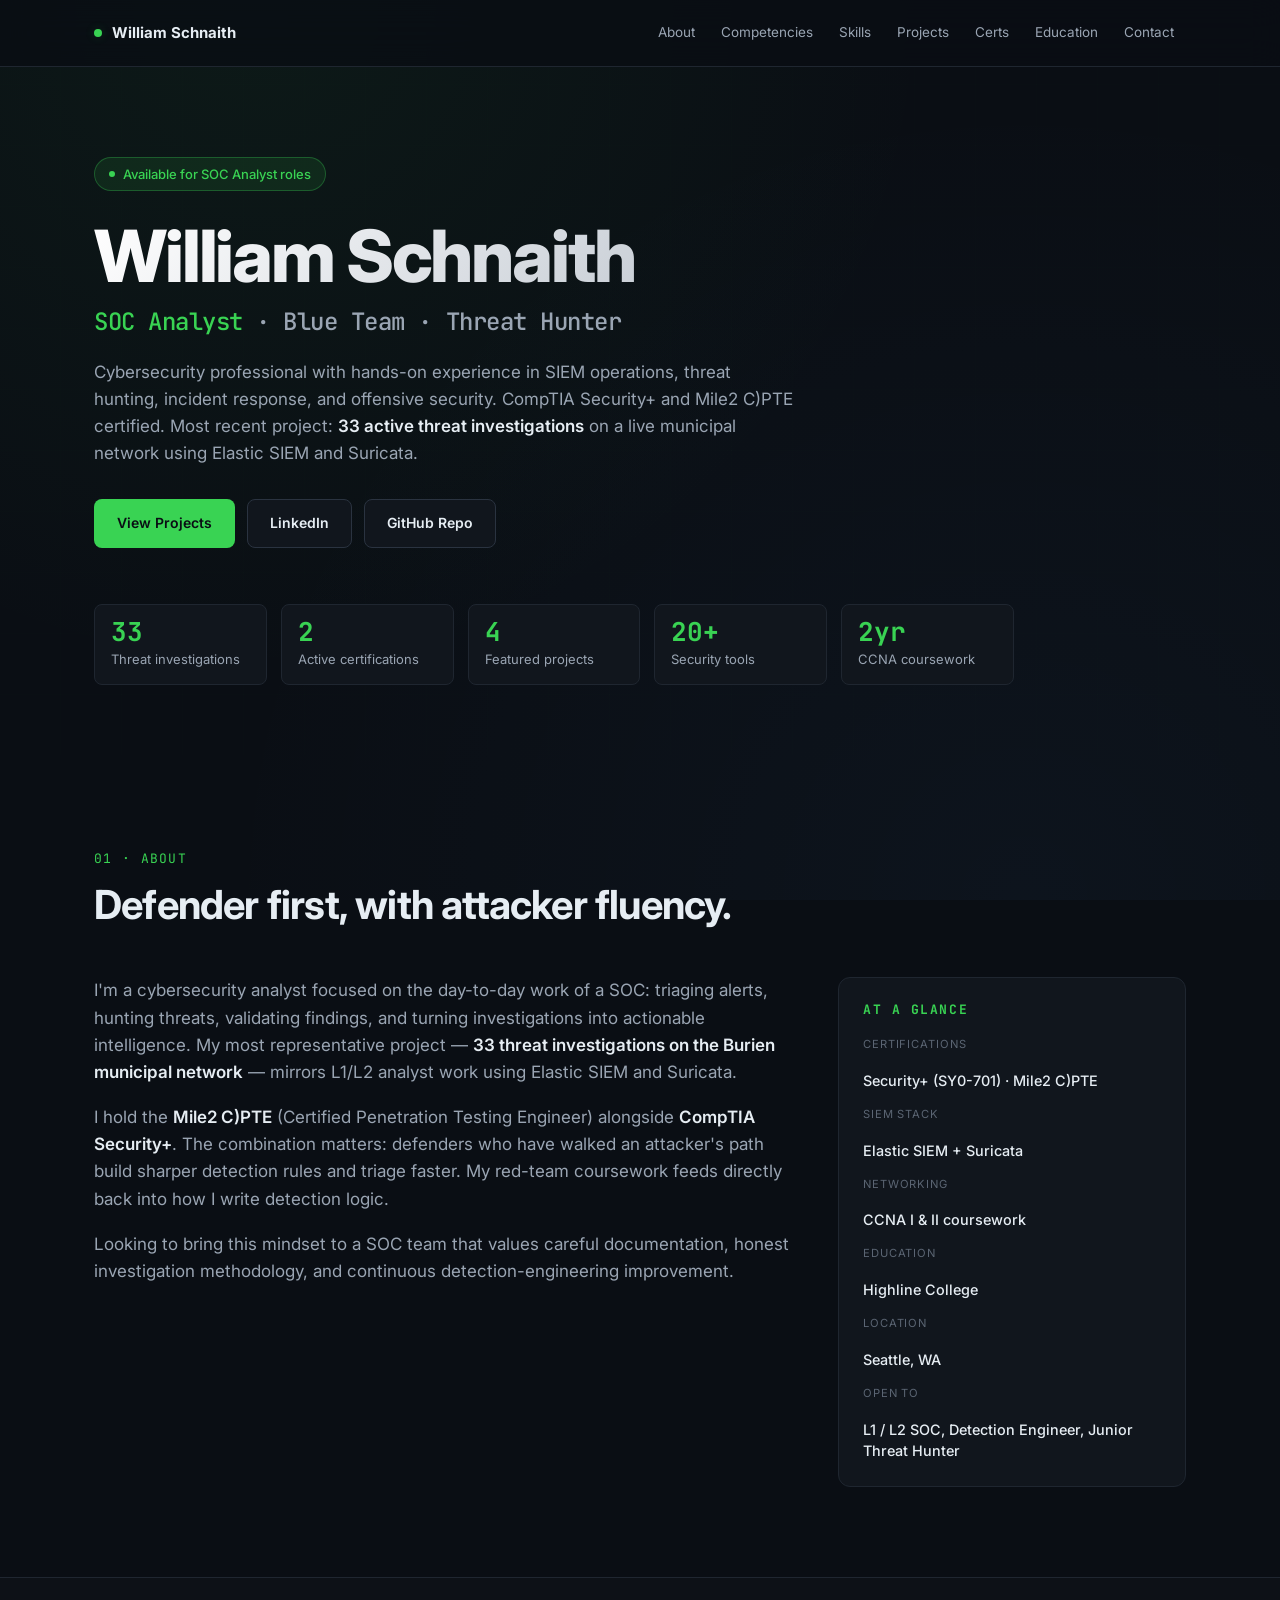
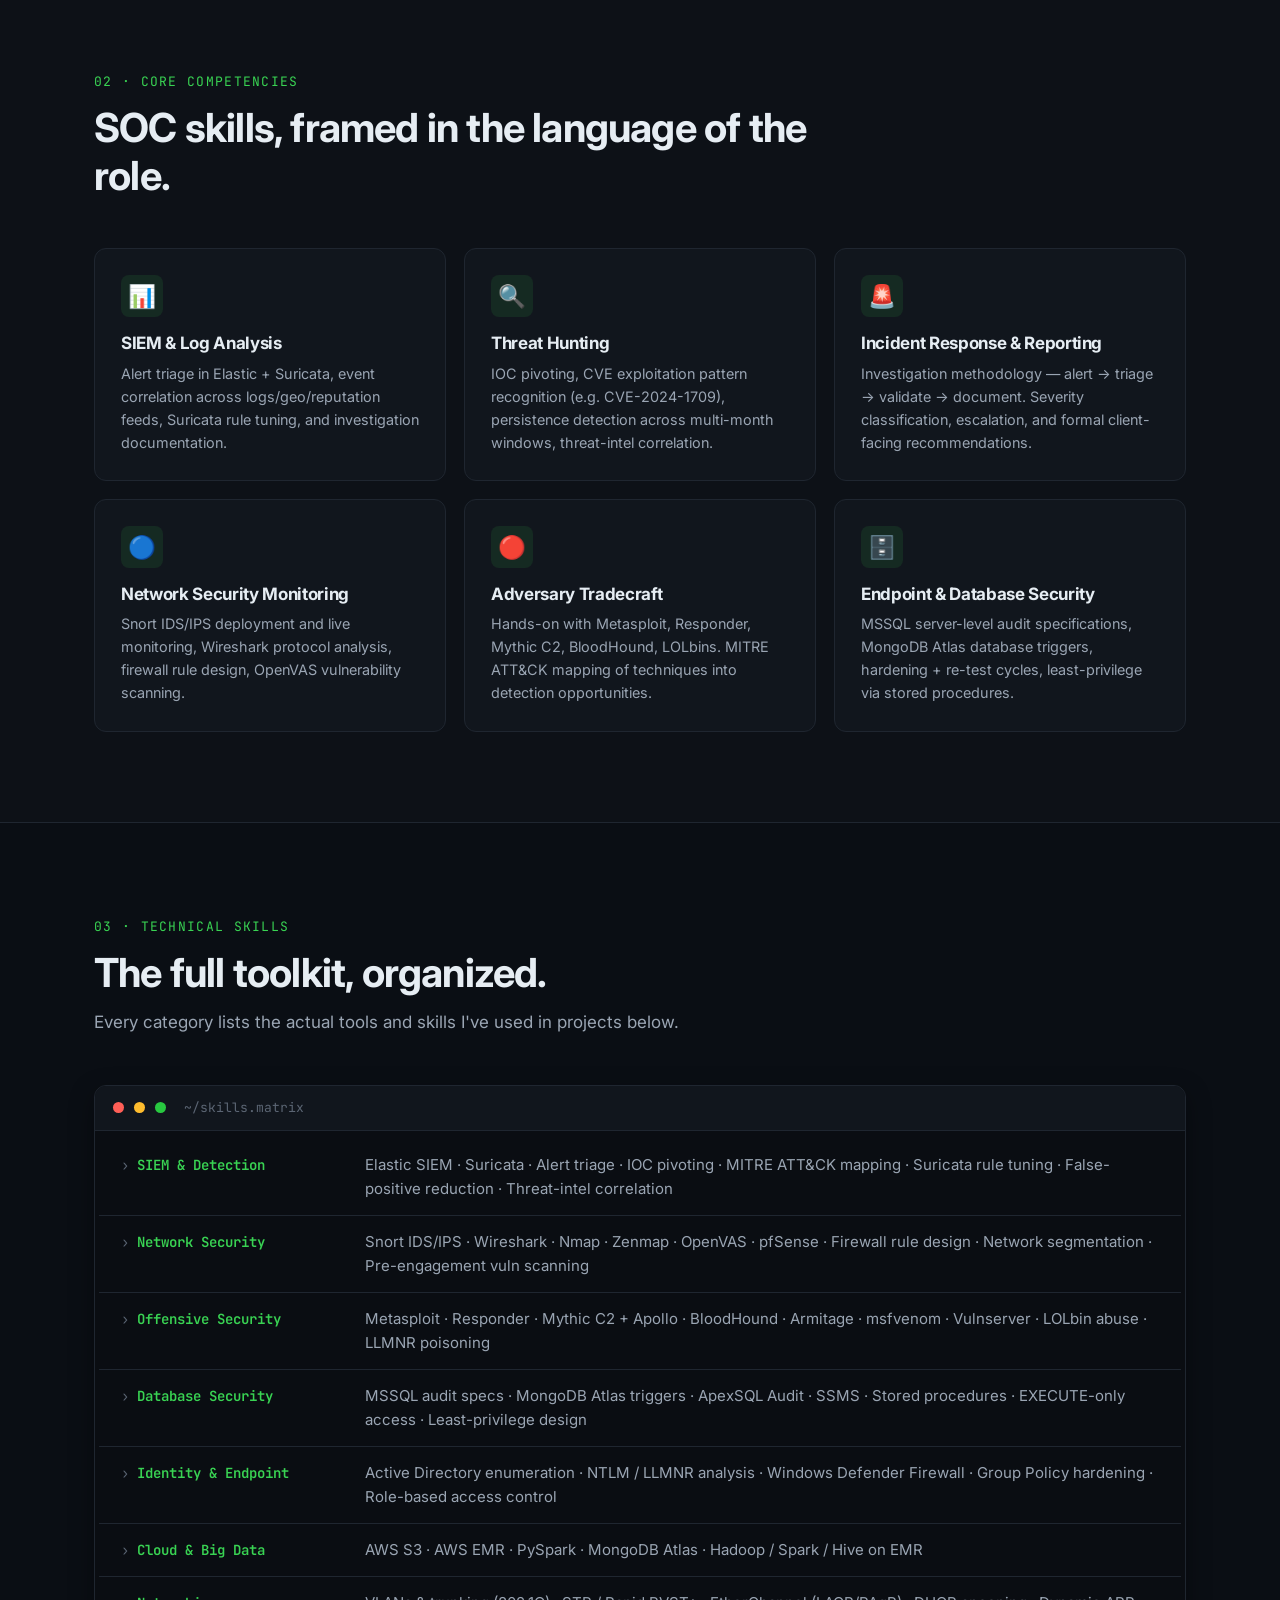
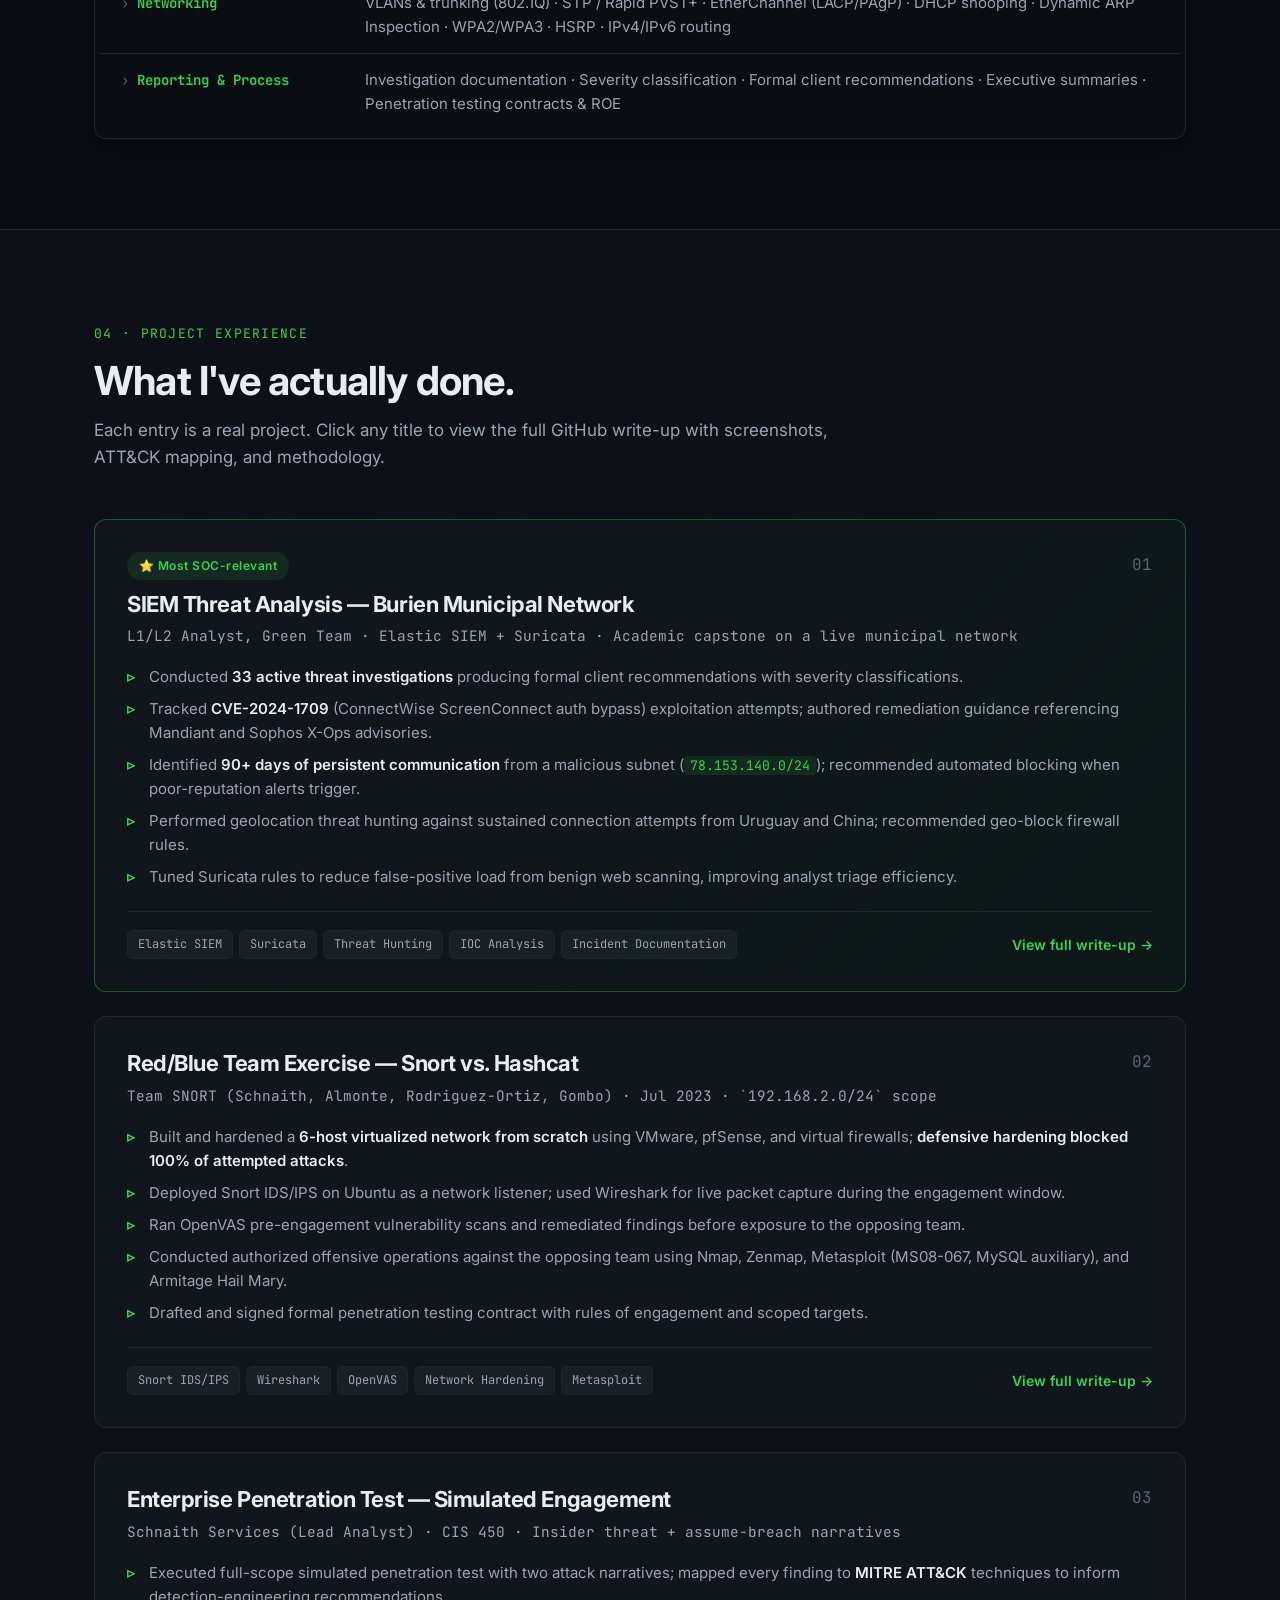
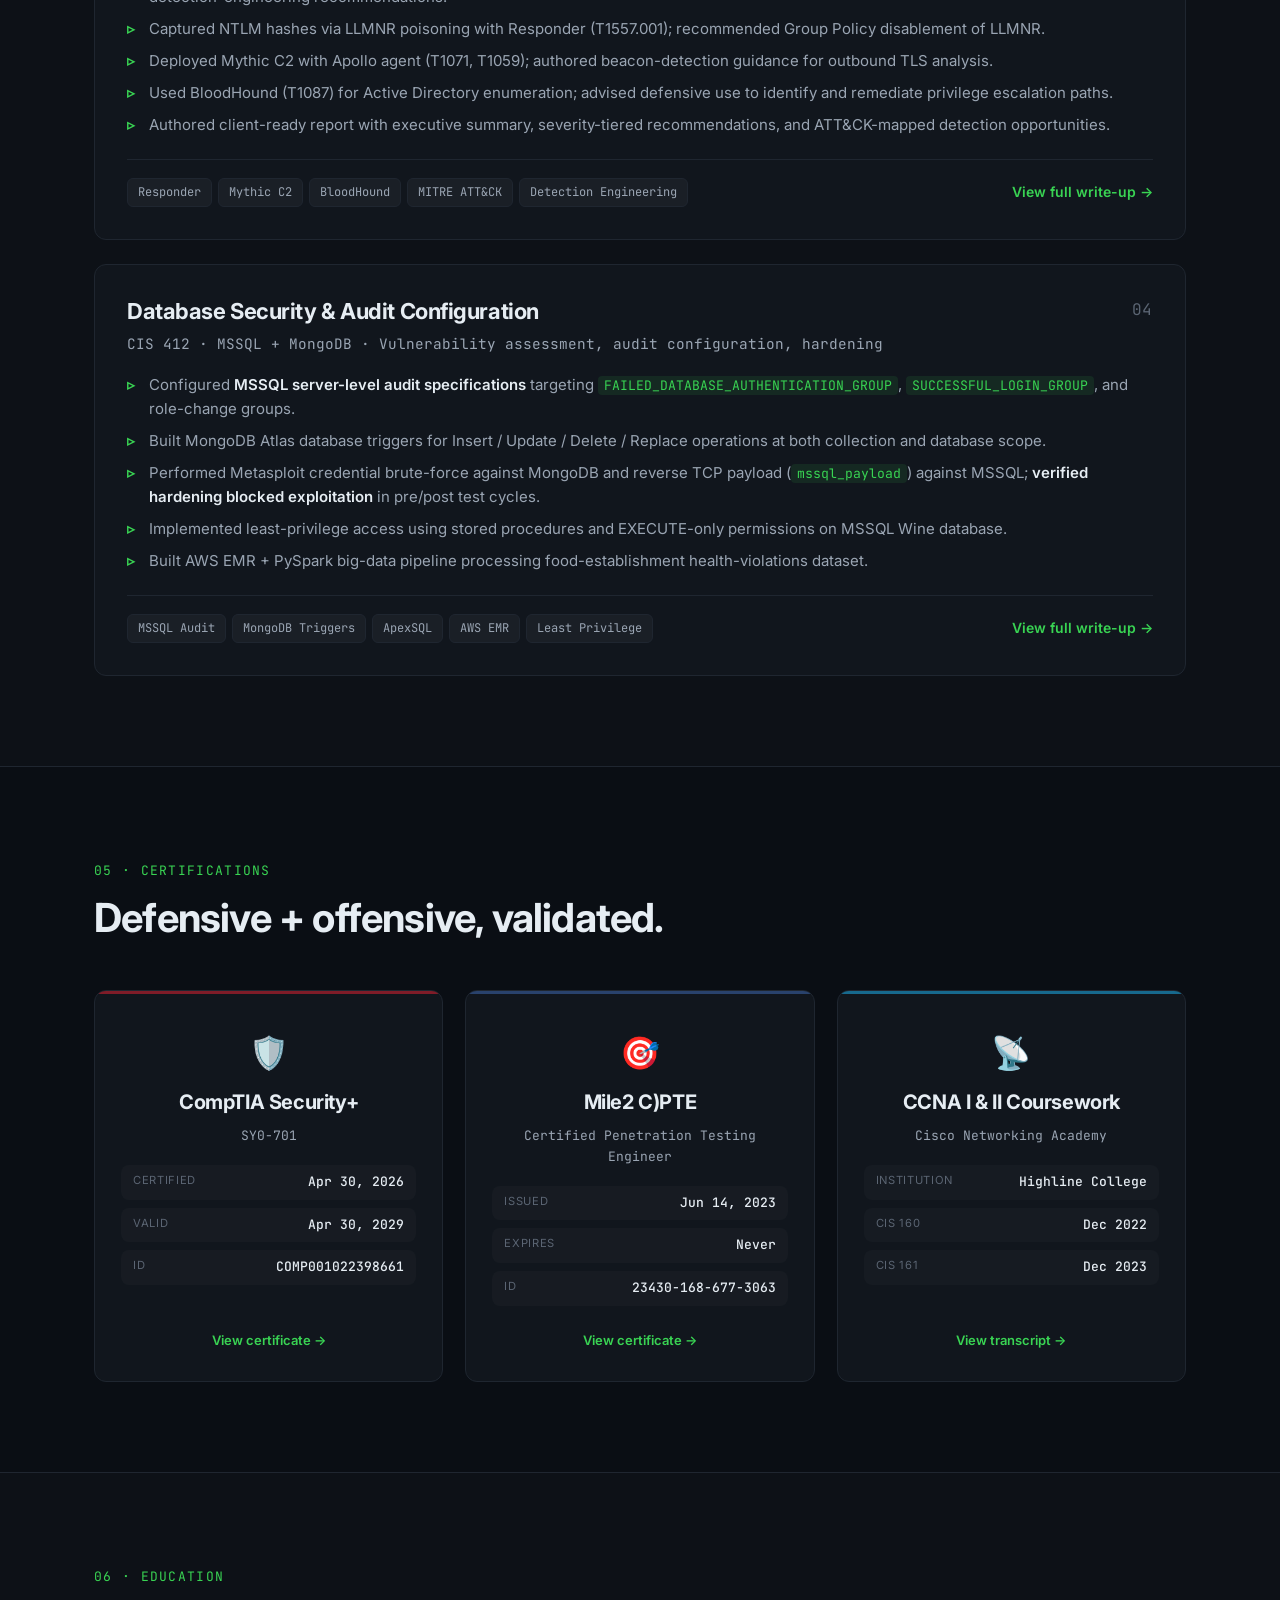
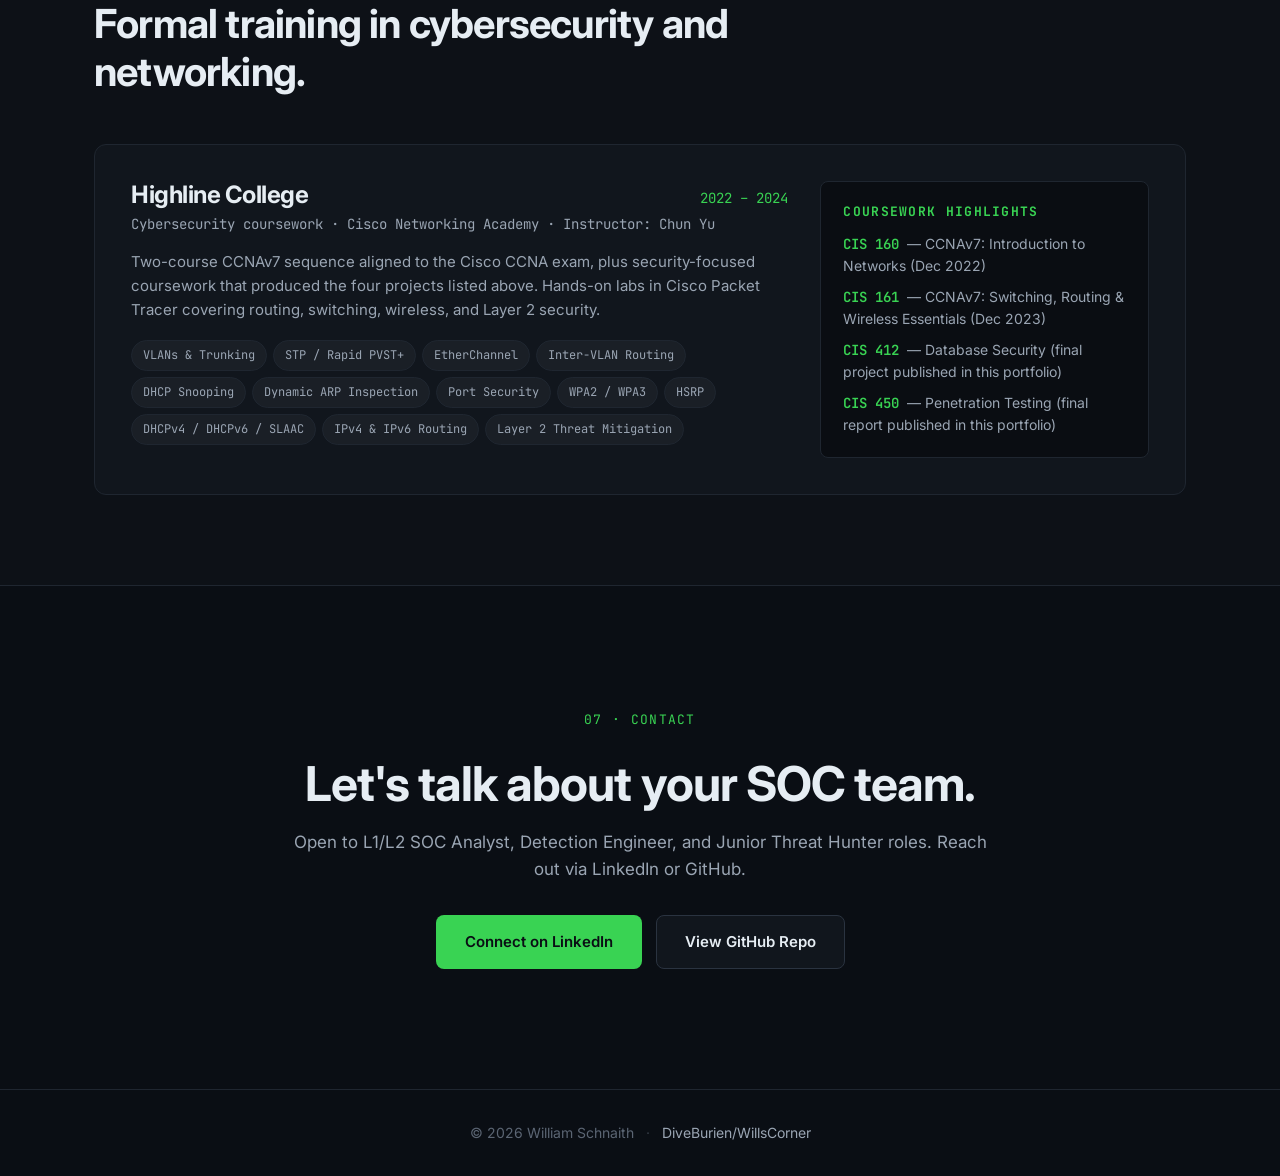
<file: _archive/v3-dark-dense-website/index.html>
<!DOCTYPE html>
<html lang="en">
<head>
<meta charset="UTF-8">
<meta name="viewport" content="width=device-width, initial-scale=1.0">
<meta name="description" content="William Schnaith — SOC Analyst portfolio. CompTIA Security+ and Mile2 C)PTE certified. Hands-on experience in SIEM operations, threat hunting, and incident response.">
<meta name="theme-color" content="#0d1117">
<title>William Schnaith — SOC Analyst Portfolio</title>
<link rel="stylesheet" href="style.css">
<link rel="preconnect" href="https://fonts.googleapis.com">
<link rel="preconnect" href="https://fonts.gstatic.com" crossorigin>
<link href="https://fonts.googleapis.com/css2?family=Inter:wght@300;400;500;600;700;800&family=JetBrains+Mono:wght@400;500;600&display=swap" rel="stylesheet">
</head>
<body>

<!-- ================ NAV ================ -->
<nav class="nav">
  <div class="nav__inner">
    <a href="#top" class="nav__brand">
      <span class="nav__brand-dot"></span>
      <span>William Schnaith</span>
    </a>
    <ul class="nav__links">
      <li><a href="#about">About</a></li>
      <li><a href="#competencies">Competencies</a></li>
      <li><a href="#skills">Skills</a></li>
      <li><a href="#projects">Projects</a></li>
      <li><a href="#certs">Certs</a></li>
      <li><a href="#education">Education</a></li>
      <li><a href="#contact">Contact</a></li>
    </ul>
  </div>
</nav>

<!-- ================ HERO ================ -->
<header id="top" class="hero">
  <div class="hero__inner">
    <div class="hero__tag">
      <span class="hero__tag-dot"></span>
      Available for SOC Analyst roles
    </div>
    <h1 class="hero__title">William Schnaith</h1>
    <h2 class="hero__subtitle">
      <span class="accent">SOC Analyst</span> · Blue Team · Threat Hunter
    </h2>
    <p class="hero__lede">
      Cybersecurity professional with hands-on experience in SIEM operations, threat hunting,
      incident response, and offensive security. CompTIA Security+ and Mile2 C)PTE certified.
      Most recent project: <strong>33 active threat investigations</strong> on a live municipal network
      using Elastic SIEM and Suricata.
    </p>
    <div class="hero__actions">
      <a href="#projects" class="btn btn--primary">View Projects</a>
      <a href="https://www.linkedin.com/in/williamschnaith/" target="_blank" rel="noopener" class="btn btn--ghost">LinkedIn</a>
      <a href="https://github.com/DiveBurien/WillsCorner" target="_blank" rel="noopener" class="btn btn--ghost">GitHub Repo</a>
    </div>
    <div class="hero__stats">
      <div class="stat"><div class="stat__num">33</div><div class="stat__label">Threat investigations</div></div>
      <div class="stat"><div class="stat__num">2</div><div class="stat__label">Active certifications</div></div>
      <div class="stat"><div class="stat__num">4</div><div class="stat__label">Featured projects</div></div>
      <div class="stat"><div class="stat__num">20+</div><div class="stat__label">Security tools</div></div>
      <div class="stat"><div class="stat__num">2yr</div><div class="stat__label">CCNA coursework</div></div>
    </div>
  </div>
</header>

<!-- ================ ABOUT ================ -->
<section id="about" class="section">
  <div class="container">
    <div class="section__head">
      <span class="section__kicker">01 · About</span>
      <h2 class="section__title">Defender first, with attacker fluency.</h2>
    </div>
    <div class="about-grid">
      <div class="about-text">
        <p>
          I'm a cybersecurity analyst focused on the day-to-day work of a SOC: triaging alerts, hunting threats, validating findings, and turning investigations into actionable intelligence. My most representative project — <strong>33 threat investigations on the Burien municipal network</strong> — mirrors L1/L2 analyst work using Elastic SIEM and Suricata.
        </p>
        <p>
          I hold the <strong>Mile2 C)PTE</strong> (Certified Penetration Testing Engineer) alongside <strong>CompTIA Security+</strong>. The combination matters: defenders who have walked an attacker's path build sharper detection rules and triage faster. My red-team coursework feeds directly back into how I write detection logic.
        </p>
        <p>
          Looking to bring this mindset to a SOC team that values careful documentation, honest investigation methodology, and continuous detection-engineering improvement.
        </p>
      </div>
      <aside class="about-card">
        <h3>At a glance</h3>
        <dl>
          <dt>Certifications</dt>
          <dd>Security+ (SY0-701) · Mile2 C)PTE</dd>
          <dt>SIEM Stack</dt>
          <dd>Elastic SIEM + Suricata</dd>
          <dt>Networking</dt>
          <dd>CCNA I &amp; II coursework</dd>
          <dt>Education</dt>
          <dd>Highline College</dd>
          <dt>Location</dt>
          <dd>Seattle, WA</dd>
          <dt>Open to</dt>
          <dd>L1 / L2 SOC, Detection Engineer, Junior Threat Hunter</dd>
        </dl>
      </aside>
    </div>
  </div>
</section>

<!-- ================ COMPETENCIES ================ -->
<section id="competencies" class="section section--alt">
  <div class="container">
    <div class="section__head">
      <span class="section__kicker">02 · Core Competencies</span>
      <h2 class="section__title">SOC skills, framed in the language of the role.</h2>
    </div>
    <div class="comp-grid">
      <article class="comp-card">
        <div class="comp-card__icon" aria-hidden="true">📊</div>
        <h3>SIEM &amp; Log Analysis</h3>
        <p>Alert triage in Elastic + Suricata, event correlation across logs/geo/reputation feeds, Suricata rule tuning, and investigation documentation.</p>
      </article>
      <article class="comp-card">
        <div class="comp-card__icon" aria-hidden="true">🔍</div>
        <h3>Threat Hunting</h3>
        <p>IOC pivoting, CVE exploitation pattern recognition (e.g. CVE-2024-1709), persistence detection across multi-month windows, threat-intel correlation.</p>
      </article>
      <article class="comp-card">
        <div class="comp-card__icon" aria-hidden="true">🚨</div>
        <h3>Incident Response &amp; Reporting</h3>
        <p>Investigation methodology — alert → triage → validate → document. Severity classification, escalation, and formal client-facing recommendations.</p>
      </article>
      <article class="comp-card">
        <div class="comp-card__icon" aria-hidden="true">🔵</div>
        <h3>Network Security Monitoring</h3>
        <p>Snort IDS/IPS deployment and live monitoring, Wireshark protocol analysis, firewall rule design, OpenVAS vulnerability scanning.</p>
      </article>
      <article class="comp-card">
        <div class="comp-card__icon" aria-hidden="true">🔴</div>
        <h3>Adversary Tradecraft</h3>
        <p>Hands-on with Metasploit, Responder, Mythic C2, BloodHound, LOLbins. MITRE ATT&amp;CK mapping of techniques into detection opportunities.</p>
      </article>
      <article class="comp-card">
        <div class="comp-card__icon" aria-hidden="true">🗄️</div>
        <h3>Endpoint &amp; Database Security</h3>
        <p>MSSQL server-level audit specifications, MongoDB Atlas database triggers, hardening + re-test cycles, least-privilege via stored procedures.</p>
      </article>
    </div>
  </div>
</section>

<!-- ================ TECHNICAL SKILLS ================ -->
<section id="skills" class="section">
  <div class="container">
    <div class="section__head">
      <span class="section__kicker">03 · Technical Skills</span>
      <h2 class="section__title">The full toolkit, organized.</h2>
      <p class="section__sub">Every category lists the actual tools and skills I've used in projects below.</p>
    </div>
    <div class="skills-block">
      <div class="skills-block__header">
        <span class="skills-block__dot skills-block__dot--r"></span>
        <span class="skills-block__dot skills-block__dot--y"></span>
        <span class="skills-block__dot skills-block__dot--g"></span>
        <span class="skills-block__title">~/skills.matrix</span>
      </div>
      <dl class="skills-matrix">
        <div class="sk-row">
          <dt><span class="sk-prompt">›</span> SIEM &amp; Detection</dt>
          <dd>Elastic SIEM · Suricata · Alert triage · IOC pivoting · MITRE ATT&amp;CK mapping · Suricata rule tuning · False-positive reduction · Threat-intel correlation</dd>
        </div>
        <div class="sk-row">
          <dt><span class="sk-prompt">›</span> Network Security</dt>
          <dd>Snort IDS/IPS · Wireshark · Nmap · Zenmap · OpenVAS · pfSense · Firewall rule design · Network segmentation · Pre-engagement vuln scanning</dd>
        </div>
        <div class="sk-row">
          <dt><span class="sk-prompt">›</span> Offensive Security</dt>
          <dd>Metasploit · Responder · Mythic C2 + Apollo · BloodHound · Armitage · msfvenom · Vulnserver · LOLbin abuse · LLMNR poisoning</dd>
        </div>
        <div class="sk-row">
          <dt><span class="sk-prompt">›</span> Database Security</dt>
          <dd>MSSQL audit specs · MongoDB Atlas triggers · ApexSQL Audit · SSMS · Stored procedures · EXECUTE-only access · Least-privilege design</dd>
        </div>
        <div class="sk-row">
          <dt><span class="sk-prompt">›</span> Identity &amp; Endpoint</dt>
          <dd>Active Directory enumeration · NTLM / LLMNR analysis · Windows Defender Firewall · Group Policy hardening · Role-based access control</dd>
        </div>
        <div class="sk-row">
          <dt><span class="sk-prompt">›</span> Cloud &amp; Big Data</dt>
          <dd>AWS S3 · AWS EMR · PySpark · MongoDB Atlas · Hadoop / Spark / Hive on EMR</dd>
        </div>
        <div class="sk-row">
          <dt><span class="sk-prompt">›</span> Networking</dt>
          <dd>VLANs &amp; trunking (802.1Q) · STP / Rapid PVST+ · EtherChannel (LACP/PAgP) · DHCP snooping · Dynamic ARP Inspection · WPA2/WPA3 · HSRP · IPv4/IPv6 routing</dd>
        </div>
        <div class="sk-row">
          <dt><span class="sk-prompt">›</span> Reporting &amp; Process</dt>
          <dd>Investigation documentation · Severity classification · Formal client recommendations · Executive summaries · Penetration testing contracts &amp; ROE</dd>
        </div>
      </dl>
    </div>
  </div>
</section>

<!-- ================ PROJECTS ================ -->
<section id="projects" class="section section--alt">
  <div class="container">
    <div class="section__head">
      <span class="section__kicker">04 · Project Experience</span>
      <h2 class="section__title">What I've actually done.</h2>
      <p class="section__sub">Each entry is a real project. Click any title to view the full GitHub write-up with screenshots, ATT&amp;CK mapping, and methodology.</p>
    </div>
    <div class="proj-list">

      <article class="proj proj--featured">
        <header class="proj__head">
          <div>
            <span class="proj__badge">⭐ Most SOC-relevant</span>
            <h3><a href="../siem-threat-analysis/" target="_blank" rel="noopener">SIEM Threat Analysis — Burien Municipal Network</a></h3>
            <p class="proj__role">L1/L2 Analyst, Green Team · Elastic SIEM + Suricata · Academic capstone on a live municipal network</p>
          </div>
          <span class="proj__num">01</span>
        </header>
        <ul class="proj__bullets">
          <li>Conducted <strong>33 active threat investigations</strong> producing formal client recommendations with severity classifications.</li>
          <li>Tracked <strong>CVE-2024-1709</strong> (ConnectWise ScreenConnect auth bypass) exploitation attempts; authored remediation guidance referencing Mandiant and Sophos X-Ops advisories.</li>
          <li>Identified <strong>90+ days of persistent communication</strong> from a malicious subnet (<code>78.153.140.0/24</code>); recommended automated blocking when poor-reputation alerts trigger.</li>
          <li>Performed geolocation threat hunting against sustained connection attempts from Uruguay and China; recommended geo-block firewall rules.</li>
          <li>Tuned Suricata rules to reduce false-positive load from benign web scanning, improving analyst triage efficiency.</li>
        </ul>
        <div class="proj__foot">
          <div class="proj__tags">
            <span>Elastic SIEM</span><span>Suricata</span><span>Threat Hunting</span><span>IOC Analysis</span><span>Incident Documentation</span>
          </div>
          <a class="proj__link" href="../siem-threat-analysis/" target="_blank" rel="noopener">View full write-up →</a>
        </div>
      </article>

      <article class="proj">
        <header class="proj__head">
          <div>
            <h3><a href="../redblue-team-exercise/" target="_blank" rel="noopener">Red/Blue Team Exercise — Snort vs. Hashcat</a></h3>
            <p class="proj__role">Team SNORT (Schnaith, Almonte, Rodriguez-Ortiz, Gombo) · Jul 2023 · `192.168.2.0/24` scope</p>
          </div>
          <span class="proj__num">02</span>
        </header>
        <ul class="proj__bullets">
          <li>Built and hardened a <strong>6-host virtualized network from scratch</strong> using VMware, pfSense, and virtual firewalls; <strong>defensive hardening blocked 100% of attempted attacks</strong>.</li>
          <li>Deployed Snort IDS/IPS on Ubuntu as a network listener; used Wireshark for live packet capture during the engagement window.</li>
          <li>Ran OpenVAS pre-engagement vulnerability scans and remediated findings before exposure to the opposing team.</li>
          <li>Conducted authorized offensive operations against the opposing team using Nmap, Zenmap, Metasploit (MS08-067, MySQL auxiliary), and Armitage Hail Mary.</li>
          <li>Drafted and signed formal penetration testing contract with rules of engagement and scoped targets.</li>
        </ul>
        <div class="proj__foot">
          <div class="proj__tags">
            <span>Snort IDS/IPS</span><span>Wireshark</span><span>OpenVAS</span><span>Network Hardening</span><span>Metasploit</span>
          </div>
          <a class="proj__link" href="../redblue-team-exercise/" target="_blank" rel="noopener">View full write-up →</a>
        </div>
      </article>

      <article class="proj">
        <header class="proj__head">
          <div>
            <h3><a href="../enterprise-pentest/" target="_blank" rel="noopener">Enterprise Penetration Test — Simulated Engagement</a></h3>
            <p class="proj__role">Schnaith Services (Lead Analyst) · CIS 450 · Insider threat + assume-breach narratives</p>
          </div>
          <span class="proj__num">03</span>
        </header>
        <ul class="proj__bullets">
          <li>Executed full-scope simulated penetration test with two attack narratives; mapped every finding to <strong>MITRE ATT&amp;CK</strong> techniques to inform detection-engineering recommendations.</li>
          <li>Captured NTLM hashes via LLMNR poisoning with Responder (T1557.001); recommended Group Policy disablement of LLMNR.</li>
          <li>Deployed Mythic C2 with Apollo agent (T1071, T1059); authored beacon-detection guidance for outbound TLS analysis.</li>
          <li>Used BloodHound (T1087) for Active Directory enumeration; advised defensive use to identify and remediate privilege escalation paths.</li>
          <li>Authored client-ready report with executive summary, severity-tiered recommendations, and ATT&amp;CK-mapped detection opportunities.</li>
        </ul>
        <div class="proj__foot">
          <div class="proj__tags">
            <span>Responder</span><span>Mythic C2</span><span>BloodHound</span><span>MITRE ATT&amp;CK</span><span>Detection Engineering</span>
          </div>
          <a class="proj__link" href="../enterprise-pentest/" target="_blank" rel="noopener">View full write-up →</a>
        </div>
      </article>

      <article class="proj">
        <header class="proj__head">
          <div>
            <h3><a href="../database-security-audit/" target="_blank" rel="noopener">Database Security &amp; Audit Configuration</a></h3>
            <p class="proj__role">CIS 412 · MSSQL + MongoDB · Vulnerability assessment, audit configuration, hardening</p>
          </div>
          <span class="proj__num">04</span>
        </header>
        <ul class="proj__bullets">
          <li>Configured <strong>MSSQL server-level audit specifications</strong> targeting <code>FAILED_DATABASE_AUTHENTICATION_GROUP</code>, <code>SUCCESSFUL_LOGIN_GROUP</code>, and role-change groups.</li>
          <li>Built MongoDB Atlas database triggers for Insert / Update / Delete / Replace operations at both collection and database scope.</li>
          <li>Performed Metasploit credential brute-force against MongoDB and reverse TCP payload (<code>mssql_payload</code>) against MSSQL; <strong>verified hardening blocked exploitation</strong> in pre/post test cycles.</li>
          <li>Implemented least-privilege access using stored procedures and EXECUTE-only permissions on MSSQL Wine database.</li>
          <li>Built AWS EMR + PySpark big-data pipeline processing food-establishment health-violations dataset.</li>
        </ul>
        <div class="proj__foot">
          <div class="proj__tags">
            <span>MSSQL Audit</span><span>MongoDB Triggers</span><span>ApexSQL</span><span>AWS EMR</span><span>Least Privilege</span>
          </div>
          <a class="proj__link" href="../database-security-audit/" target="_blank" rel="noopener">View full write-up →</a>
        </div>
      </article>

    </div>
  </div>
</section>

<!-- ================ CERTIFICATIONS ================ -->
<section id="certs" class="section">
  <div class="container">
    <div class="section__head">
      <span class="section__kicker">05 · Certifications</span>
      <h2 class="section__title">Defensive + offensive, validated.</h2>
    </div>
    <div class="cert-grid">

      <article class="cert-card cert-card--secplus">
        <div class="cert-card__icon">🛡️</div>
        <h3>CompTIA Security+</h3>
        <p class="cert-card__exam">SY0-701</p>
        <dl class="cert-card__meta">
          <div><dt>Certified</dt><dd>Apr 30, 2026</dd></div>
          <div><dt>Valid</dt><dd>Apr 30, 2029</dd></div>
          <div><dt>ID</dt><dd>COMP001022398661</dd></div>
        </dl>
        <a href="../certifications-and-education/artifacts/CompTIA-Security-Plus-certificate.pdf" target="_blank" rel="noopener" class="cert-card__link">View certificate →</a>
      </article>

      <article class="cert-card cert-card--cpte">
        <div class="cert-card__icon">🎯</div>
        <h3>Mile2 C)PTE</h3>
        <p class="cert-card__exam">Certified Penetration Testing Engineer</p>
        <dl class="cert-card__meta">
          <div><dt>Issued</dt><dd>Jun 14, 2023</dd></div>
          <div><dt>Expires</dt><dd>Never</dd></div>
          <div><dt>ID</dt><dd>23430-168-677-3063</dd></div>
        </dl>
        <a href="../certifications-and-education/artifacts/Mile2-CPTE-certificate.png" target="_blank" rel="noopener" class="cert-card__link">View certificate →</a>
      </article>

      <article class="cert-card cert-card--ccna">
        <div class="cert-card__icon">📡</div>
        <h3>CCNA I &amp; II Coursework</h3>
        <p class="cert-card__exam">Cisco Networking Academy</p>
        <dl class="cert-card__meta">
          <div><dt>Institution</dt><dd>Highline College</dd></div>
          <div><dt>CIS 160</dt><dd>Dec 2022</dd></div>
          <div><dt>CIS 161</dt><dd>Dec 2023</dd></div>
        </dl>
        <a href="../certifications-and-education/" target="_blank" rel="noopener" class="cert-card__link">View transcript →</a>
      </article>

    </div>
  </div>
</section>

<!-- ================ EDUCATION ================ -->
<section id="education" class="section section--alt">
  <div class="container">
    <div class="section__head">
      <span class="section__kicker">06 · Education</span>
      <h2 class="section__title">Formal training in cybersecurity and networking.</h2>
    </div>
    <article class="edu-card">
      <div class="edu-card__main">
        <div class="edu-card__head">
          <h3>Highline College</h3>
          <span class="edu-card__date">2022 – 2024</span>
        </div>
        <p class="edu-card__sub">Cybersecurity coursework &middot; Cisco Networking Academy &middot; Instructor: Chun Yu</p>
        <p class="edu-card__detail">
          Two-course CCNAv7 sequence aligned to the Cisco CCNA exam, plus security-focused coursework that produced the four projects listed above. Hands-on labs in Cisco Packet Tracer covering routing, switching, wireless, and Layer 2 security.
        </p>
        <div class="edu-card__topics">
          <span class="topic">VLANs &amp; Trunking</span>
          <span class="topic">STP / Rapid PVST+</span>
          <span class="topic">EtherChannel</span>
          <span class="topic">Inter-VLAN Routing</span>
          <span class="topic">DHCP Snooping</span>
          <span class="topic">Dynamic ARP Inspection</span>
          <span class="topic">Port Security</span>
          <span class="topic">WPA2 / WPA3</span>
          <span class="topic">HSRP</span>
          <span class="topic">DHCPv4 / DHCPv6 / SLAAC</span>
          <span class="topic">IPv4 &amp; IPv6 Routing</span>
          <span class="topic">Layer 2 Threat Mitigation</span>
        </div>
      </div>
      <aside class="edu-card__side">
        <h4>Coursework Highlights</h4>
        <ul>
          <li><strong>CIS 160</strong> — CCNAv7: Introduction to Networks (Dec 2022)</li>
          <li><strong>CIS 161</strong> — CCNAv7: Switching, Routing &amp; Wireless Essentials (Dec 2023)</li>
          <li><strong>CIS 412</strong> — Database Security (final project published in this portfolio)</li>
          <li><strong>CIS 450</strong> — Penetration Testing (final report published in this portfolio)</li>
        </ul>
      </aside>
    </article>
  </div>
</section>

<!-- ================ CONTACT ================ -->
<section id="contact" class="section">
  <div class="container">
    <div class="contact">
      <span class="section__kicker">07 · Contact</span>
      <h2 class="contact__title">Let's talk about your SOC team.</h2>
      <p class="contact__lede">
        Open to L1/L2 SOC Analyst, Detection Engineer, and Junior Threat Hunter roles. Reach out via LinkedIn or GitHub.
      </p>
      <div class="contact__actions">
        <a href="https://www.linkedin.com/in/williamschnaith/" target="_blank" rel="noopener" class="btn btn--primary btn--lg">Connect on LinkedIn</a>
        <a href="https://github.com/DiveBurien/WillsCorner" target="_blank" rel="noopener" class="btn btn--ghost btn--lg">View GitHub Repo</a>
      </div>
    </div>
  </div>
</section>

<footer class="footer">
  <div class="container footer__inner">
    <span>© <span id="year"></span> William Schnaith</span>
    <span class="footer__sep">·</span>
    <a href="https://github.com/DiveBurien/WillsCorner" target="_blank" rel="noopener">DiveBurien/WillsCorner</a>
  </div>
</footer>

<script>
  document.getElementById('year').textContent = new Date().getFullYear();
  const sections = document.querySelectorAll('section[id], header[id]');
  const navLinks = document.querySelectorAll('.nav__links a');
  const observer = new IntersectionObserver((entries) => {
    entries.forEach(entry => {
      if (entry.isIntersecting) {
        navLinks.forEach(link => link.classList.toggle('active', link.getAttribute('href') === '#' + entry.target.id));
      }
    });
  }, { rootMargin: '-40% 0px -55% 0px' });
  sections.forEach(s => observer.observe(s));
</script>

</body>
</html>
</file>
<file: docs/style.css>
/* =============================================================
   WILLIAM SCHNAITH — SOC ANALYST PORTFOLIO
   Inspired by sproogen/modern-resume-theme.
   Light, clean, professional. Resume-density content.
   ============================================================= */

:root {
  --bg:        #ffffff;
  --bg-soft:   #f7f8fa;
  --bg-card:   #ffffff;
  --ink:       #2a2a2a;
  --ink-soft:  #555555;
  --ink-mute:  #888888;
  --rule:      #e3e3e3;
  --rule-soft: #ececec;
  --dashed:    #cccccc;

  --accent:        #477dca;
  --accent-dark:   #2d5fa8;
  --accent-soft:   #eef3fb;
  --accent-secplus:#c8202f;
  --accent-cpte:   #1f3a93;

  --shadow-soft:   0 2px 8px rgba(20, 30, 50, 0.04), 0 1px 3px rgba(20,30,50,0.06);
  --shadow-card:   0 4px 16px rgba(20, 30, 50, 0.06), 0 2px 6px rgba(20,30,50,0.05);
  --shadow-inset:  inset 0 0 20px rgba(99, 97, 97, 0.12);

  --font: 'Roboto', -apple-system, BlinkMacSystemFont, 'Helvetica Neue', 'Helvetica', 'Arial', sans-serif;

  --maxw: 960px;
  --radius: 8px;
}

/* =============== RESET =============== */
*, *::before, *::after { box-sizing: border-box; }
html { scroll-behavior: smooth; }
body {
  margin: 0;
  background: var(--bg-soft);
  color: var(--ink);
  font-family: var(--font);
  font-size: 16px;
  font-weight: 400;
  line-height: 1.6;
  -webkit-font-smoothing: antialiased;
  text-rendering: optimizeLegibility;
}
img { max-width: 100%; display: block; }
a { color: var(--accent); text-decoration: none; transition: color 0.2s; }
a:hover { color: var(--accent-dark); }
ul { list-style: none; padding: 0; margin: 0; }
h1, h2, h3, h4 { margin: 0; font-weight: 500; line-height: 1.3; color: var(--ink); }

code {
  font-family: ui-monospace, 'SF Mono', Menlo, Consolas, monospace;
  font-size: 0.875em;
  background: var(--bg-soft);
  border: 1px solid var(--rule);
  padding: 1px 6px;
  border-radius: 4px;
  color: var(--accent-dark);
}

/* =============== PAGE WRAPPER =============== */
.page {
  max-width: var(--maxw);
  margin: 32px auto;
  padding: 60px 70px;
  background: var(--bg);
  border-radius: var(--radius);
  box-shadow: var(--shadow-card);
}
@media (max-width: 720px) {
  .page { margin: 0; padding: 40px 24px; border-radius: 0; }
}

/* =============== HEADER =============== */
.hdr {
  display: flex;
  align-items: center;
  gap: 36px;
  padding-bottom: 36px;
  border-bottom: 1px dashed var(--dashed);
  margin-bottom: 30px;
}
.hdr__avatar {
  width: 160px;
  height: 160px;
  border-radius: 50%;
  background: linear-gradient(135deg, var(--accent) 0%, var(--accent-dark) 100%);
  color: #fff;
  display: flex;
  align-items: center;
  justify-content: center;
  font-size: 3.75rem;
  font-weight: 300;
  letter-spacing: 0.04em;
  flex-shrink: 0;
  box-shadow: var(--shadow-inset), 0 4px 18px rgba(71, 125, 202, 0.3);
}
.hdr__info { min-width: 0; }
.hdr__name {
  font-size: 2.6rem;
  font-weight: 300;
  margin-bottom: 4px;
  color: var(--ink);
  letter-spacing: -0.01em;
}
.hdr__title {
  font-size: 1.125rem;
  color: var(--ink-soft);
  font-weight: 400;
  margin: 0 0 8px;
}
.hdr__sep { color: var(--ink-mute); margin: 0 4px; }
.hdr__loc {
  margin: 0 0 14px;
  font-size: 0.875rem;
  color: var(--ink-mute);
}
.hdr__loc i { margin-right: 6px; color: var(--accent); }
.hdr__icons { display: flex; gap: 14px; }
.hdr__icons a {
  width: 38px;
  height: 38px;
  border-radius: 50%;
  display: inline-flex;
  align-items: center;
  justify-content: center;
  font-size: 1.0625rem;
  color: var(--ink-soft);
  border: 1px solid var(--rule);
  background: var(--bg);
  transition: all 0.2s ease;
}
.hdr__icons a:hover {
  color: #fff;
  background: var(--accent);
  border-color: var(--accent);
  transform: translateY(-2px);
}
@media (max-width: 700px) {
  .hdr { flex-direction: column; text-align: center; gap: 24px; }
  .hdr__name { font-size: 2rem; }
  .hdr__avatar { width: 130px; height: 130px; font-size: 3rem; }
  .hdr__icons { justify-content: center; }
}

/* =============== QUOTE =============== */
.quote {
  font-size: 1.0625rem;
  line-height: 1.7;
  color: var(--ink-soft);
  font-style: italic;
  font-weight: 300;
  text-align: center;
  margin: 0 0 50px;
  padding: 24px 30px;
  border-left: 3px solid var(--accent);
  background: var(--accent-soft);
  border-radius: 0 var(--radius) var(--radius) 0;
}
.quote strong { color: var(--ink); font-style: normal; font-weight: 500; }

/* =============== SECTION =============== */
.section { margin-bottom: 50px; }
.section:last-child { margin-bottom: 0; }
.section__title {
  font-size: 1.625rem;
  font-weight: 500;
  color: var(--ink);
  padding-bottom: 12px;
  margin-bottom: 8px;
  border-bottom: 1px dashed var(--dashed);
  letter-spacing: -0.01em;
}
.section__sub {
  font-size: 0.9375rem;
  color: var(--ink-mute);
  margin: 0 0 24px;
  font-style: italic;
  font-weight: 300;
}

/* =============== ABOUT =============== */
.about {
  display: grid;
  grid-template-columns: 1.6fr 1fr;
  gap: 40px;
  align-items: start;
}
.about__text p {
  margin: 0 0 14px;
  font-size: 0.9375rem;
  color: var(--ink-soft);
  line-height: 1.65;
}
.about__text p:last-child { margin-bottom: 0; }
.about__text strong { color: var(--ink); font-weight: 500; }

.proud {
  background: var(--bg-soft);
  border: 1px solid var(--rule);
  border-radius: var(--radius);
  padding: 22px 24px;
}
.proud__head {
  font-size: 0.8125rem;
  text-transform: uppercase;
  letter-spacing: 0.12em;
  color: var(--accent);
  font-weight: 500;
  margin-bottom: 14px;
}
.proud ul { display: grid; gap: 14px; }
.proud li {
  display: flex;
  gap: 12px;
  align-items: flex-start;
  font-size: 0.875rem;
  line-height: 1.5;
  color: var(--ink-soft);
}
.proud li i {
  color: var(--accent);
  font-size: 1rem;
  flex-shrink: 0;
  width: 22px;
  text-align: center;
  margin-top: 3px;
}
.proud li strong { color: var(--ink); font-weight: 500; }
@media (max-width: 800px) {
  .about { grid-template-columns: 1fr; gap: 24px; }
}

/* =============== SKILLS =============== */
.skills { display: grid; gap: 22px; }
.skill-group h4 {
  font-size: 0.8125rem;
  text-transform: uppercase;
  letter-spacing: 0.1em;
  color: var(--ink-mute);
  font-weight: 500;
  margin-bottom: 10px;
}
.tags { display: flex; flex-wrap: wrap; gap: 6px; }
.tags span {
  display: inline-block;
  padding: 5px 12px;
  background: var(--bg-soft);
  border: 1px solid var(--rule);
  color: var(--ink-soft);
  border-radius: 100px;
  font-size: 0.8125rem;
  font-weight: 400;
  transition: all 0.2s ease;
}
.tags span:hover {
  background: var(--accent-soft);
  border-color: var(--accent);
  color: var(--accent-dark);
  transform: translateY(-1px);
}

/* =============== CERTIFICATIONS =============== */
.certs {
  display: grid;
  grid-template-columns: repeat(2, 1fr);
  gap: 22px;
}
@media (max-width: 720px) { .certs { grid-template-columns: 1fr; } }

.cert {
  display: flex;
  gap: 18px;
  padding: 22px;
  background: var(--bg);
  border: 1px solid var(--rule);
  border-radius: var(--radius);
  box-shadow: var(--shadow-soft);
  transition: transform 0.2s, box-shadow 0.2s, border-color 0.2s;
}
.cert:hover {
  transform: translateY(-2px);
  box-shadow: var(--shadow-card);
  border-color: var(--accent);
}
.cert__badge {
  width: 60px;
  height: 60px;
  border-radius: 50%;
  display: flex;
  align-items: center;
  justify-content: center;
  font-size: 1.5rem;
  color: #fff;
  flex-shrink: 0;
}
.cert__badge--secplus { background: linear-gradient(135deg, #e23a4a 0%, #c8202f 100%); }
.cert__badge--cpte { background: linear-gradient(135deg, #2c4f9c 0%, #1f3a93 100%); }
.cert__body { min-width: 0; flex: 1; }
.cert__body h3 {
  font-size: 1.125rem;
  font-weight: 500;
  margin-bottom: 2px;
}
.cert__exam {
  font-size: 0.8125rem;
  color: var(--ink-mute);
  margin: 0 0 10px;
}
.cert__meta {
  display: grid;
  gap: 4px;
  margin-bottom: 12px;
}
.cert__meta li {
  font-size: 0.8125rem;
  color: var(--ink-soft);
  display: flex;
  align-items: baseline;
  gap: 8px;
}
.cert__meta strong {
  display: inline-block;
  min-width: 96px;
  color: var(--ink-mute);
  font-weight: 500;
  font-size: 0.7rem;
  text-transform: uppercase;
  letter-spacing: 0.06em;
}
.cert__link {
  font-size: 0.8125rem;
  font-weight: 500;
  color: var(--accent);
}
.cert__link i { font-size: 0.7rem; margin-left: 4px; }

/* =============== EXPERIENCE / PROJECTS / EDUCATION =============== */
.exp {
  display: grid;
  grid-template-columns: 130px 1fr;
  gap: 28px;
  padding: 24px 0;
  border-bottom: 1px dashed var(--dashed);
}
.exp:last-of-type { border-bottom: none; }
.exp__date {
  display: flex;
  flex-direction: column;
  align-items: flex-start;
  gap: 4px;
  padding-top: 4px;
}
.exp__year {
  font-size: 0.9375rem;
  font-weight: 500;
  color: var(--ink);
  letter-spacing: 0.02em;
}
.exp__sub {
  font-size: 0.75rem;
  color: var(--ink-mute);
  text-transform: uppercase;
  letter-spacing: 0.08em;
}
.exp__body { min-width: 0; }
.exp__title {
  font-size: 1.1875rem;
  font-weight: 500;
  margin-bottom: 4px;
  color: var(--ink);
  letter-spacing: -0.01em;
}
.exp__title a {
  color: inherit;
  border-bottom: 1px solid transparent;
  transition: border-color 0.2s, color 0.2s;
}
.exp__title a:hover { color: var(--accent); border-bottom-color: var(--accent); }
.exp__role {
  font-size: 0.875rem;
  color: var(--ink-mute);
  margin: 0 0 12px;
  font-style: italic;
}
.exp__lede {
  font-size: 0.9375rem;
  color: var(--ink-soft);
  margin: 0 0 14px;
  line-height: 1.6;
}
.exp__bullets {
  display: grid;
  gap: 6px;
  margin-bottom: 14px;
}
.exp__bullets li {
  position: relative;
  padding-left: 18px;
  font-size: 0.875rem;
  color: var(--ink-soft);
  line-height: 1.6;
}
.exp__bullets li::before {
  content: '';
  position: absolute;
  left: 4px;
  top: 0.65em;
  width: 5px;
  height: 5px;
  border-radius: 50%;
  background: var(--accent);
}
.exp__bullets strong { color: var(--ink); font-weight: 500; }
.exp__bullets em { color: var(--ink-mute); font-style: italic; }
.exp__tags { display: flex; flex-wrap: wrap; gap: 6px; margin-bottom: 4px; }
.exp__tags span {
  display: inline-block;
  padding: 3px 10px;
  background: var(--accent-soft);
  color: var(--accent-dark);
  border-radius: 100px;
  font-size: 0.7rem;
  font-weight: 500;
}
.exp__doc {
  margin: 12px 0 0;
  font-size: 0.875rem;
}
.exp__doc i { margin-right: 6px; }

@media (max-width: 720px) {
  .exp { grid-template-columns: 1fr; gap: 8px; }
  .exp__date { flex-direction: row; gap: 10px; align-items: baseline; }
  .exp__sub::before { content: '· '; color: var(--ink-mute); }
}

/* =============== HOW I WORK =============== */
.working {
  display: grid;
  grid-template-columns: repeat(2, 1fr);
  gap: 18px;
}
@media (max-width: 720px) { .working { grid-template-columns: 1fr; } }
.working__card {
  padding: 22px;
  background: var(--bg-soft);
  border: 1px solid var(--rule);
  border-radius: var(--radius);
  transition: transform 0.2s, border-color 0.2s, background 0.2s;
}
.working__card:hover {
  transform: translateY(-2px);
  border-color: var(--accent);
  background: var(--bg);
  box-shadow: var(--shadow-soft);
}
.working__card i {
  font-size: 1.5rem;
  color: var(--accent);
  margin-bottom: 12px;
}
.working__card h4 {
  font-size: 1rem;
  font-weight: 500;
  margin-bottom: 6px;
}
.working__card p {
  font-size: 0.875rem;
  color: var(--ink-soft);
  margin: 0;
  line-height: 1.55;
}

/* =============== WHAT'S NEXT =============== */
.next {
  display: grid;
  grid-template-columns: repeat(2, 1fr);
  gap: 16px 28px;
}
@media (max-width: 720px) { .next { grid-template-columns: 1fr; } }
.next__item {
  display: flex;
  gap: 14px;
  align-items: flex-start;
}
.next__item i {
  color: var(--accent);
  font-size: 1.125rem;
  width: 32px;
  height: 32px;
  display: flex;
  align-items: center;
  justify-content: center;
  background: var(--accent-soft);
  border-radius: 50%;
  flex-shrink: 0;
  margin-top: 2px;
}
.next__item h4 {
  font-size: 0.9375rem;
  font-weight: 500;
  margin-bottom: 2px;
}
.next__item p {
  font-size: 0.8125rem;
  color: var(--ink-soft);
  margin: 0;
  line-height: 1.5;
}

/* =============== FOOTER =============== */
.foot {
  margin-top: 50px;
  padding-top: 28px;
  border-top: 1px dashed var(--dashed);
  text-align: center;
}
.foot__name { font-size: 1rem; margin: 0 0 6px; color: var(--ink); }
.foot__contact { font-size: 0.875rem; color: var(--ink-soft); margin: 0 0 8px; }
.foot__sep { color: var(--ink-mute); margin: 0 8px; }
.foot__small {
  font-size: 0.75rem;
  color: var(--ink-mute);
  margin: 0;
  font-style: italic;
}

/* =============== A11Y =============== */
:focus-visible {
  outline: 2px solid var(--accent);
  outline-offset: 3px;
  border-radius: 3px;
}
@media (prefers-reduced-motion: reduce) {
  *, *::before, *::after { animation-duration: 0.01ms !important; transition-duration: 0.01ms !important; }
  html { scroll-behavior: auto; }
}

/* =============== PRINT =============== */
@media print {
  @page { margin: 0.5in; size: letter; }
  body { background: #fff; }
  .page { max-width: none; margin: 0; padding: 0; box-shadow: none; }
  .hdr__icons, .cert__link, .exp__doc { display: none; }
  .section { page-break-inside: avoid; margin-bottom: 18pt; }
  .exp { page-break-inside: avoid; }
  .quote { background: #fff; border-left-color: #888; }
}
</file>
<file: _archive/v1-dark-website/style.css>
/* =============================================================
   WILLIAM SCHNAITH — SOC ANALYST PORTFOLIO
   Dark cybersecurity theme, vanilla CSS, mobile-responsive
   ============================================================= */

:root {
  --bg:           #0a0e14;
  --bg-elev:      #0d1117;
  --bg-card:      #11161d;
  --bg-card-hov:  #151b24;
  --border:       #1f2630;
  --border-bright:#2a3340;

  --text:         #e6edf3;
  --text-dim:     #9aa5b3;
  --text-faint:   #5b6573;

  --accent:       #39d353;   /* GitHub-style green */
  --accent-glow:  rgba(57, 211, 83, 0.18);
  --accent-soft:  rgba(57, 211, 83, 0.10);
  --warn:         #f1c40f;
  --crit:         #f85149;
  --info:         #58a6ff;

  --font-sans: 'Inter', -apple-system, BlinkMacSystemFont, 'Segoe UI', sans-serif;
  --font-mono: 'JetBrains Mono', ui-monospace, 'SF Mono', Menlo, monospace;

  --maxw: 1140px;
  --radius: 12px;
  --radius-sm: 8px;
  --shadow-card: 0 1px 0 rgba(255,255,255,0.02), 0 8px 24px rgba(0,0,0,0.35);
  --shadow-glow: 0 0 0 1px rgba(57,211,83,0.4), 0 0 32px rgba(57,211,83,0.18);
}

/* =============== RESET =============== */
*, *::before, *::after { box-sizing: border-box; }
html { scroll-behavior: smooth; }
body {
  margin: 0;
  background: var(--bg);
  color: var(--text);
  font-family: var(--font-sans);
  font-size: 16px;
  line-height: 1.6;
  -webkit-font-smoothing: antialiased;
  background-image:
    radial-gradient(circle at 20% 0%, rgba(57,211,83,0.06) 0%, transparent 50%),
    radial-gradient(circle at 80% 100%, rgba(88,166,255,0.04) 0%, transparent 60%);
  background-attachment: fixed;
}
img { max-width: 100%; display: block; }
a { color: inherit; text-decoration: none; }
ul { list-style: none; padding: 0; margin: 0; }
h1, h2, h3 { line-height: 1.2; margin: 0; font-weight: 700; letter-spacing: -0.02em; }

.container { max-width: var(--maxw); margin: 0 auto; padding: 0 24px; }
.accent { color: var(--accent); }

/* =============== NAV =============== */
.nav {
  position: sticky;
  top: 0;
  z-index: 100;
  backdrop-filter: blur(16px);
  -webkit-backdrop-filter: blur(16px);
  background: rgba(10, 14, 20, 0.75);
  border-bottom: 1px solid var(--border);
}
.nav__inner {
  max-width: var(--maxw);
  margin: 0 auto;
  padding: 14px 24px;
  display: flex;
  align-items: center;
  justify-content: space-between;
  gap: 24px;
}
.nav__brand {
  display: flex;
  align-items: center;
  gap: 10px;
  font-weight: 700;
  font-size: 15px;
  color: var(--text);
}
.nav__brand-dot {
  width: 8px;
  height: 8px;
  border-radius: 50%;
  background: var(--accent);
  box-shadow: 0 0 10px var(--accent-glow);
  animation: pulse 2s ease-in-out infinite;
}
@keyframes pulse {
  0%, 100% { opacity: 1; transform: scale(1); }
  50%      { opacity: 0.6; transform: scale(0.85); }
}
.nav__links {
  display: flex;
  gap: 4px;
  font-size: 14px;
}
.nav__links a {
  display: block;
  padding: 8px 14px;
  border-radius: var(--radius-sm);
  color: var(--text-dim);
  transition: color 0.2s, background 0.2s;
}
.nav__links a:hover { color: var(--text); background: var(--bg-card); }
.nav__links a.active { color: var(--accent); background: var(--accent-soft); }
@media (max-width: 720px) { .nav__links { display: none; } }

/* =============== HERO =============== */
.hero {
  position: relative;
  padding: 100px 0 80px;
  overflow: hidden;
}
.hero::before {
  content: '';
  position: absolute;
  inset: 0;
  background:
    repeating-linear-gradient(0deg, transparent, transparent 60px, rgba(57,211,83,0.02) 60px, rgba(57,211,83,0.02) 61px),
    repeating-linear-gradient(90deg, transparent, transparent 60px, rgba(57,211,83,0.02) 60px, rgba(57,211,83,0.02) 61px);
  pointer-events: none;
  opacity: 0.4;
}
.hero__inner {
  max-width: var(--maxw);
  margin: 0 auto;
  padding: 0 24px;
  position: relative;
}
.hero__tag {
  display: inline-flex;
  align-items: center;
  gap: 8px;
  padding: 6px 14px;
  background: var(--accent-soft);
  border: 1px solid rgba(57,211,83,0.3);
  border-radius: 100px;
  color: var(--accent);
  font-size: 13px;
  font-weight: 500;
  margin-bottom: 24px;
}
.hero__tag-dot {
  width: 6px;
  height: 6px;
  border-radius: 50%;
  background: var(--accent);
  animation: pulse 2s ease-in-out infinite;
}
.hero__title {
  font-size: clamp(2.5rem, 6vw, 4.5rem);
  font-weight: 800;
  letter-spacing: -0.03em;
  margin-bottom: 8px;
  background: linear-gradient(135deg, #fff 0%, #9aa5b3 100%);
  -webkit-background-clip: text;
  background-clip: text;
  -webkit-text-fill-color: transparent;
}
.hero__subtitle {
  font-size: clamp(1.1rem, 2.5vw, 1.5rem);
  color: var(--text-dim);
  font-weight: 500;
  margin-bottom: 24px;
  font-family: var(--font-mono);
}
.hero__lede {
  max-width: 640px;
  font-size: 1.0625rem;
  color: var(--text-dim);
  margin-bottom: 36px;
}
.hero__actions {
  display: flex;
  gap: 12px;
  flex-wrap: wrap;
  margin-bottom: 64px;
}
.hero__stats {
  display: grid;
  grid-template-columns: repeat(4, 1fr);
  gap: 16px;
  max-width: 700px;
}
@media (max-width: 600px) {
  .hero__stats { grid-template-columns: repeat(2, 1fr); }
  .hero { padding: 60px 0 50px; }
}
.stat {
  padding: 16px;
  background: var(--bg-card);
  border: 1px solid var(--border);
  border-radius: var(--radius-sm);
  text-align: left;
}
.stat__num {
  font-size: 1.75rem;
  font-weight: 700;
  color: var(--accent);
  font-family: var(--font-mono);
  line-height: 1;
  margin-bottom: 4px;
}
.stat__label {
  font-size: 0.8125rem;
  color: var(--text-dim);
}

/* =============== BUTTONS =============== */
.btn {
  display: inline-flex;
  align-items: center;
  gap: 8px;
  padding: 12px 22px;
  border-radius: var(--radius-sm);
  font-size: 14px;
  font-weight: 600;
  font-family: var(--font-sans);
  cursor: pointer;
  transition: transform 0.15s, background 0.2s, border-color 0.2s, box-shadow 0.2s;
  border: 1px solid transparent;
}
.btn--lg { padding: 14px 28px; font-size: 15px; }
.btn--primary {
  background: var(--accent);
  color: #0a0e14;
}
.btn--primary:hover {
  background: #4ee869;
  transform: translateY(-1px);
  box-shadow: 0 8px 24px rgba(57,211,83,0.3);
}
.btn--ghost {
  background: var(--bg-card);
  color: var(--text);
  border-color: var(--border-bright);
}
.btn--ghost:hover {
  background: var(--bg-card-hov);
  border-color: var(--accent);
  color: var(--accent);
}

/* =============== SECTIONS =============== */
.section { padding: 90px 0; }
.section--alt { background: var(--bg-elev); border-block: 1px solid var(--border); }
.section__head { margin-bottom: 56px; max-width: 700px; }
.section__kicker {
  display: inline-block;
  font-family: var(--font-mono);
  font-size: 0.8125rem;
  color: var(--accent);
  letter-spacing: 0.1em;
  text-transform: uppercase;
  margin-bottom: 12px;
}
.section__title {
  font-size: clamp(1.75rem, 4vw, 2.5rem);
  margin-bottom: 12px;
}
.section__sub { color: var(--text-dim); font-size: 1.0625rem; margin: 0; }
@media (max-width: 600px) { .section { padding: 60px 0; } .section__head { margin-bottom: 36px; } }

/* =============== ABOUT =============== */
.about-grid {
  display: grid;
  grid-template-columns: 2fr 1fr;
  gap: 48px;
  align-items: start;
}
.about-text p {
  color: var(--text-dim);
  font-size: 1.0625rem;
  margin: 0 0 20px;
}
.about-text strong { color: var(--text); font-weight: 600; }
.about-card {
  background: var(--bg-card);
  border: 1px solid var(--border);
  border-radius: var(--radius);
  padding: 28px;
  position: sticky;
  top: 88px;
}
.about-card h3 {
  font-size: 0.875rem;
  font-family: var(--font-mono);
  text-transform: uppercase;
  letter-spacing: 0.1em;
  color: var(--accent);
  margin-bottom: 20px;
}
.about-card dl { margin: 0; display: grid; gap: 16px; }
.about-card dt {
  font-size: 0.75rem;
  color: var(--text-faint);
  text-transform: uppercase;
  letter-spacing: 0.06em;
  margin-bottom: 4px;
}
.about-card dd { margin: 0; color: var(--text); font-size: 0.9375rem; font-weight: 500; }
@media (max-width: 800px) {
  .about-grid { grid-template-columns: 1fr; gap: 32px; }
  .about-card { position: static; }
}

/* =============== COMPETENCIES =============== */
.comp-grid {
  display: grid;
  grid-template-columns: repeat(3, 1fr);
  gap: 20px;
}
@media (max-width: 900px) { .comp-grid { grid-template-columns: repeat(2, 1fr); } }
@media (max-width: 600px) { .comp-grid { grid-template-columns: 1fr; } }

.comp-card {
  padding: 28px;
  background: var(--bg-card);
  border: 1px solid var(--border);
  border-radius: var(--radius);
  transition: transform 0.2s, border-color 0.2s, background 0.2s;
}
.comp-card:hover {
  transform: translateY(-2px);
  border-color: var(--border-bright);
  background: var(--bg-card-hov);
}
.comp-card__icon {
  font-size: 1.5rem;
  width: 44px;
  height: 44px;
  display: flex;
  align-items: center;
  justify-content: center;
  background: var(--accent-soft);
  border-radius: var(--radius-sm);
  margin-bottom: 18px;
}
.comp-card h3 { font-size: 1.125rem; margin-bottom: 10px; }
.comp-card p { color: var(--text-dim); font-size: 0.9375rem; margin: 0; }

/* =============== PROJECTS =============== */
.proj-grid {
  display: grid;
  grid-template-columns: repeat(2, 1fr);
  gap: 24px;
}
@media (max-width: 760px) { .proj-grid { grid-template-columns: 1fr; } }

.proj-card {
  display: flex;
  flex-direction: column;
  gap: 14px;
  padding: 32px;
  background: var(--bg-card);
  border: 1px solid var(--border);
  border-radius: var(--radius);
  transition: transform 0.2s, border-color 0.2s, background 0.2s, box-shadow 0.2s;
  position: relative;
  overflow: hidden;
  cursor: pointer;
}
.proj-card::before {
  content: '';
  position: absolute;
  inset: 0;
  background: linear-gradient(135deg, transparent 0%, var(--accent-soft) 100%);
  opacity: 0;
  transition: opacity 0.3s;
  pointer-events: none;
}
.proj-card:hover {
  transform: translateY(-3px);
  border-color: var(--accent);
  background: var(--bg-card-hov);
  box-shadow: var(--shadow-glow);
}
.proj-card:hover::before { opacity: 1; }
.proj-card--featured {
  grid-column: span 2;
  border-color: rgba(57,211,83,0.35);
}
@media (max-width: 760px) { .proj-card--featured { grid-column: span 1; } }
.proj-card__head {
  display: flex;
  align-items: center;
  justify-content: space-between;
}
.proj-card__badge {
  display: inline-block;
  padding: 4px 12px;
  background: var(--accent-soft);
  color: var(--accent);
  border-radius: 100px;
  font-size: 0.75rem;
  font-weight: 600;
  letter-spacing: 0.04em;
}
.proj-card__num {
  font-family: var(--font-mono);
  font-size: 0.8125rem;
  color: var(--text-faint);
  letter-spacing: 0.04em;
}
.proj-card h3 {
  font-size: 1.375rem;
  line-height: 1.25;
}
.proj-card__sub {
  display: block;
  font-size: 0.95rem;
  color: var(--text-dim);
  font-weight: 500;
  margin-top: 4px;
}
.proj-card p {
  color: var(--text-dim);
  font-size: 0.9375rem;
  margin: 0;
  flex: 1;
}
.proj-card p strong { color: var(--text); font-weight: 600; }
.proj-card__tags {
  display: flex;
  flex-wrap: wrap;
  gap: 6px;
  margin-top: 4px;
}
.proj-card__tags span {
  display: inline-block;
  padding: 4px 10px;
  background: rgba(255,255,255,0.04);
  border: 1px solid var(--border);
  color: var(--text-dim);
  border-radius: 6px;
  font-size: 0.75rem;
  font-family: var(--font-mono);
}
.proj-card__cta {
  margin-top: 8px;
  font-size: 0.875rem;
  font-weight: 600;
  color: var(--accent);
  transition: gap 0.2s;
}
.proj-card:hover .proj-card__cta { letter-spacing: 0.02em; }

/* =============== CERTIFICATIONS =============== */
.cert-grid {
  display: grid;
  grid-template-columns: repeat(3, 1fr);
  gap: 24px;
}
@media (max-width: 900px) { .cert-grid { grid-template-columns: 1fr; } }

.cert-card {
  padding: 32px 28px;
  background: var(--bg-card);
  border: 1px solid var(--border);
  border-radius: var(--radius);
  text-align: center;
  display: flex;
  flex-direction: column;
  align-items: center;
  gap: 14px;
  transition: transform 0.2s, border-color 0.2s, background 0.2s;
  position: relative;
  overflow: hidden;
}
.cert-card::after {
  content: '';
  position: absolute;
  top: 0; left: 0; right: 0;
  height: 3px;
  background: var(--accent);
  opacity: 0.6;
}
.cert-card--secplus::after { background: #c8202f; }
.cert-card--cpte::after { background: #1f3a93; }
.cert-card--ccna::after { background: #1ba0d7; }
.cert-card:hover {
  transform: translateY(-3px);
  background: var(--bg-card-hov);
  border-color: var(--border-bright);
}
.cert-card__icon {
  font-size: 2.25rem;
  margin-top: 8px;
}
.cert-card h3 { font-size: 1.375rem; }
.cert-card__exam {
  margin: 0;
  color: var(--text-dim);
  font-size: 0.875rem;
  font-family: var(--font-mono);
}
.cert-card__meta {
  margin: 8px 0;
  display: grid;
  gap: 10px;
  width: 100%;
  text-align: left;
}
.cert-card__meta > div {
  display: flex;
  justify-content: space-between;
  gap: 12px;
  padding: 8px 12px;
  background: rgba(255,255,255,0.02);
  border-radius: var(--radius-sm);
  font-size: 0.8125rem;
}
.cert-card__meta dt {
  color: var(--text-faint);
  text-transform: uppercase;
  letter-spacing: 0.06em;
  font-size: 0.7rem;
  margin: 0;
}
.cert-card__meta dd {
  color: var(--text);
  margin: 0;
  font-family: var(--font-mono);
  font-weight: 500;
}
.cert-card__link {
  margin-top: auto;
  padding-top: 8px;
  font-size: 0.875rem;
  color: var(--accent);
  font-weight: 600;
}
.cert-card__link:hover { text-decoration: underline; }

/* =============== CONTACT =============== */
.contact { text-align: center; max-width: 720px; margin: 0 auto; padding: 40px 0; }
.contact__title {
  font-size: clamp(2rem, 4.5vw, 3rem);
  margin: 12px 0 16px;
}
.contact__lede { color: var(--text-dim); font-size: 1.0625rem; margin: 0 0 32px; }
.contact__actions { display: flex; gap: 14px; justify-content: center; flex-wrap: wrap; }

/* =============== FOOTER =============== */
.footer {
  padding: 32px 0;
  border-top: 1px solid var(--border);
  color: var(--text-faint);
  font-size: 0.875rem;
}
.footer__inner {
  display: flex;
  justify-content: center;
  align-items: center;
  gap: 12px;
}
.footer__sep { opacity: 0.5; }
.footer a { color: var(--text-dim); }
.footer a:hover { color: var(--accent); }

/* =============== A11Y =============== */
:focus-visible {
  outline: 2px solid var(--accent);
  outline-offset: 3px;
  border-radius: 4px;
}
@media (prefers-reduced-motion: reduce) {
  *, *::before, *::after { animation-duration: 0.01ms !important; transition-duration: 0.01ms !important; }
  html { scroll-behavior: auto; }
}
</file>
<file: _archive/v2-resume-layout/style.css>
/* =============================================================
   WILLIAM SCHNAITH — SOC ANALYST RESUME
   Clean, professional resume layout. Print-ready.
   ============================================================= */

:root {
  --paper:       #ffffff;
  --bg:          #f4f5f7;
  --ink:         #1a1d24;
  --ink-soft:    #3a4250;
  --ink-mute:    #6b7280;
  --rule:        #d8dde4;
  --rule-soft:   #e9ecf0;
  --accent:      #1a3a5c;
  --accent-soft: #f0f4f9;

  --serif: 'Source Serif 4', 'Charter', 'Iowan Old Style', Georgia, serif;
  --sans:  'Inter', -apple-system, BlinkMacSystemFont, 'Segoe UI', sans-serif;

  --maxw: 880px;
}

/* ====== RESET ====== */
*, *::before, *::after { box-sizing: border-box; }
body {
  margin: 0;
  background: var(--bg);
  color: var(--ink);
  font-family: var(--sans);
  font-size: 15px;
  line-height: 1.55;
  -webkit-font-smoothing: antialiased;
  text-rendering: optimizeLegibility;
}
h1, h2, h3 { margin: 0; line-height: 1.25; }
p { margin: 0; }
ul { list-style: none; padding: 0; margin: 0; }
a {
  color: var(--accent);
  text-decoration: none;
  border-bottom: 1px solid transparent;
  transition: border-color 0.15s, color 0.15s;
}
a:hover { border-bottom-color: var(--accent); }

code {
  font-family: ui-monospace, 'SF Mono', Menlo, Consolas, monospace;
  font-size: 0.875em;
  background: var(--accent-soft);
  padding: 1px 5px;
  border-radius: 3px;
  color: var(--accent);
}

/* ====== PRINT BUTTON ====== */
.print-btn {
  position: fixed;
  top: 24px;
  right: 24px;
  display: inline-flex;
  align-items: center;
  gap: 8px;
  padding: 10px 16px;
  background: var(--accent);
  color: #fff;
  border: none;
  border-radius: 6px;
  font-size: 13px;
  font-weight: 600;
  font-family: var(--sans);
  cursor: pointer;
  box-shadow: 0 4px 14px rgba(26, 58, 92, 0.25);
  transition: transform 0.15s, box-shadow 0.2s, background 0.2s;
  z-index: 100;
}
.print-btn:hover {
  background: #234a73;
  transform: translateY(-1px);
  box-shadow: 0 6px 18px rgba(26, 58, 92, 0.35);
}
.print-btn:active { transform: translateY(0); }

/* ====== RESUME PAPER ====== */
.resume {
  max-width: var(--maxw);
  margin: 40px auto;
  padding: 64px 72px;
  background: var(--paper);
  box-shadow: 0 1px 3px rgba(0,0,0,0.04), 0 8px 32px rgba(0,0,0,0.08);
  border-radius: 4px;
}
@media (max-width: 720px) {
  .resume { margin: 0; padding: 36px 24px; box-shadow: none; border-radius: 0; }
  .print-btn { top: auto; bottom: 16px; right: 16px; }
}

/* ====== HEADER ====== */
.resume__head {
  text-align: center;
  padding-bottom: 24px;
  margin-bottom: 32px;
  border-bottom: 2px solid var(--ink);
}
.resume__name {
  font-family: var(--serif);
  font-size: 2.5rem;
  font-weight: 700;
  letter-spacing: -0.01em;
  color: var(--ink);
  margin-bottom: 6px;
}
.resume__title {
  font-size: 1rem;
  font-weight: 500;
  color: var(--accent);
  text-transform: uppercase;
  letter-spacing: 0.18em;
  margin-bottom: 14px;
}
.resume__contact {
  display: flex;
  justify-content: center;
  flex-wrap: wrap;
  gap: 6px 18px;
  font-size: 0.875rem;
  color: var(--ink-soft);
}
.resume__contact li {
  display: inline-flex;
  align-items: center;
}
.resume__contact li:not(:last-child)::after {
  content: '·';
  margin-left: 18px;
  color: var(--ink-mute);
}

/* ====== SECTION ====== */
.resume__section { margin-bottom: 32px; }
.resume__section:last-child { margin-bottom: 0; }
.resume__section-title {
  font-family: var(--serif);
  font-size: 1.0625rem;
  font-weight: 700;
  text-transform: uppercase;
  letter-spacing: 0.14em;
  color: var(--ink);
  padding-bottom: 6px;
  margin-bottom: 16px;
  border-bottom: 1px solid var(--ink);
}

/* ====== SUMMARY ====== */
.resume__summary {
  font-size: 0.9375rem;
  color: var(--ink-soft);
  line-height: 1.65;
}
.resume__summary strong { color: var(--ink); font-weight: 600; }

/* ====== SKILLS ====== */
.skills-grid { display: grid; gap: 8px; margin: 0; }
.skills-row {
  display: grid;
  grid-template-columns: 180px 1fr;
  gap: 16px;
  align-items: baseline;
  padding: 6px 0;
  border-bottom: 1px solid var(--rule-soft);
}
.skills-row:last-child { border-bottom: none; }
.skills-row dt {
  font-weight: 600;
  font-size: 0.875rem;
  color: var(--ink);
  margin: 0;
}
.skills-row dd {
  font-size: 0.875rem;
  color: var(--ink-soft);
  margin: 0;
}
@media (max-width: 600px) {
  .skills-row { grid-template-columns: 1fr; gap: 2px; }
  .skills-row dt { color: var(--accent); }
}

/* ====== CERT LIST ====== */
.cert-list { display: grid; gap: 14px; }
.cert-list li {
  padding-left: 14px;
  border-left: 3px solid var(--accent);
}
.cert-list__head {
  display: flex;
  justify-content: space-between;
  align-items: baseline;
  flex-wrap: wrap;
  gap: 4px 16px;
  margin-bottom: 2px;
}
.cert-list__head strong {
  font-size: 0.9375rem;
  color: var(--ink);
  font-weight: 600;
}
.cert-list__date {
  font-size: 0.8125rem;
  color: var(--ink-mute);
  font-variant-numeric: tabular-nums;
  font-weight: 500;
}
.cert-list__meta {
  font-size: 0.8125rem;
  color: var(--ink-soft);
}

/* ====== PROJECTS ====== */
.proj { margin-bottom: 22px; }
.proj:last-child { margin-bottom: 0; }
.proj__head {
  display: flex;
  justify-content: space-between;
  align-items: baseline;
  flex-wrap: wrap;
  gap: 4px 16px;
  margin-bottom: 2px;
}
.proj__head h3 {
  font-size: 1rem;
  font-weight: 700;
  color: var(--ink);
}
.proj__date {
  font-size: 0.8125rem;
  color: var(--ink-mute);
  font-weight: 500;
  font-variant-numeric: tabular-nums;
}
.proj__role {
  font-size: 0.875rem;
  color: var(--accent);
  margin-bottom: 8px;
}
.proj__bullets {
  display: grid;
  gap: 5px;
  margin-bottom: 8px;
  padding-left: 0;
}
.proj__bullets li {
  position: relative;
  padding-left: 18px;
  font-size: 0.875rem;
  color: var(--ink-soft);
  line-height: 1.55;
}
.proj__bullets li::before {
  content: '';
  position: absolute;
  left: 4px;
  top: 0.6em;
  width: 4px;
  height: 4px;
  border-radius: 50%;
  background: var(--accent);
}
.proj__bullets strong { color: var(--ink); font-weight: 600; }
.proj__link {
  display: inline-block;
  font-size: 0.8125rem;
  font-weight: 600;
  color: var(--accent);
  margin-top: 2px;
}

/* ====== EDUCATION ====== */
.edu__head {
  display: flex;
  justify-content: space-between;
  align-items: baseline;
  flex-wrap: wrap;
  gap: 4px 16px;
  margin-bottom: 4px;
}
.edu__head h3 { font-size: 1rem; font-weight: 700; color: var(--ink); }
.edu__date { font-size: 0.8125rem; color: var(--ink-mute); font-weight: 500; font-variant-numeric: tabular-nums; }
.edu__detail { font-size: 0.875rem; color: var(--ink-soft); line-height: 1.6; }
.edu__detail strong { color: var(--ink); font-weight: 600; }

/* ====== FOOTER ====== */
.resume__foot {
  margin-top: 32px;
  padding-top: 16px;
  border-top: 1px solid var(--rule);
  text-align: center;
  font-size: 0.75rem;
  color: var(--ink-mute);
  letter-spacing: 0.04em;
}

/* ====== A11Y ====== */
:focus-visible {
  outline: 2px solid var(--accent);
  outline-offset: 3px;
  border-radius: 2px;
}

/* ====== PRINT ====== */
@media print {
  @page { margin: 0.5in; size: letter; }
  body { background: #fff; font-size: 10.5pt; }
  .print-btn { display: none !important; }
  .resume {
    max-width: none;
    margin: 0;
    padding: 0;
    box-shadow: none;
    border-radius: 0;
  }
  .resume__name { font-size: 22pt; }
  .resume__title { font-size: 9pt; }
  .resume__contact { font-size: 9pt; }
  .resume__section { margin-bottom: 14pt; page-break-inside: avoid; }
  .resume__section-title { font-size: 11pt; margin-bottom: 8pt; }
  .proj { page-break-inside: avoid; margin-bottom: 12pt; }
  .proj__head h3 { font-size: 10.5pt; }
  .proj__bullets li { font-size: 9.5pt; line-height: 1.45; }
  .skills-row dt, .skills-row dd { font-size: 9.5pt; }
  a { color: var(--ink); border-bottom: none; }
  .resume__foot { display: none; }
}
</file>
<file: _archive/v3-dark-dense-website/style.css>
/* =============================================================
   WILLIAM SCHNAITH — SOC ANALYST PORTFOLIO (v3)
   Dark cybersecurity website + resume-density content.
   Vanilla CSS, mobile-responsive.
   ============================================================= */

:root {
  --bg:           #0a0e14;
  --bg-elev:      #0d1117;
  --bg-card:      #11161d;
  --bg-card-hov:  #151b24;
  --bg-terminal:  #0a0d12;
  --border:       #1f2630;
  --border-bright:#2a3340;

  --text:         #e6edf3;
  --text-dim:     #9aa5b3;
  --text-faint:   #5b6573;

  --accent:       #39d353;
  --accent-2:     #58a6ff;
  --accent-glow:  rgba(57, 211, 83, 0.18);
  --accent-soft:  rgba(57, 211, 83, 0.10);
  --warn:         #f1c40f;
  --crit:         #f85149;

  --font-sans: 'Inter', -apple-system, BlinkMacSystemFont, 'Segoe UI', sans-serif;
  --font-mono: 'JetBrains Mono', ui-monospace, 'SF Mono', Menlo, monospace;

  --maxw: 1140px;
  --radius: 12px;
  --radius-sm: 8px;
  --shadow-card: 0 1px 0 rgba(255,255,255,0.02), 0 8px 24px rgba(0,0,0,0.35);
  --shadow-glow: 0 0 0 1px rgba(57,211,83,0.4), 0 0 32px rgba(57,211,83,0.18);
}

/* =============== RESET =============== */
*, *::before, *::after { box-sizing: border-box; }
html { scroll-behavior: smooth; }
body {
  margin: 0;
  background: var(--bg);
  color: var(--text);
  font-family: var(--font-sans);
  font-size: 16px;
  line-height: 1.6;
  -webkit-font-smoothing: antialiased;
  background-image:
    radial-gradient(circle at 20% 0%, rgba(57,211,83,0.06) 0%, transparent 50%),
    radial-gradient(circle at 80% 100%, rgba(88,166,255,0.04) 0%, transparent 60%);
  background-attachment: fixed;
}
img { max-width: 100%; display: block; }
a { color: inherit; text-decoration: none; }
ul { list-style: none; padding: 0; margin: 0; }
h1, h2, h3, h4 { line-height: 1.2; margin: 0; font-weight: 700; letter-spacing: -0.02em; }

.container { max-width: var(--maxw); margin: 0 auto; padding: 0 24px; }
.accent { color: var(--accent); }

code {
  font-family: var(--font-mono);
  font-size: 0.875em;
  background: var(--accent-soft);
  padding: 1px 6px;
  border-radius: 4px;
  color: var(--accent);
}

/* =============== NAV =============== */
.nav {
  position: sticky;
  top: 0;
  z-index: 100;
  backdrop-filter: blur(16px);
  -webkit-backdrop-filter: blur(16px);
  background: rgba(10, 14, 20, 0.78);
  border-bottom: 1px solid var(--border);
}
.nav__inner {
  max-width: var(--maxw);
  margin: 0 auto;
  padding: 14px 24px;
  display: flex;
  align-items: center;
  justify-content: space-between;
  gap: 24px;
}
.nav__brand {
  display: flex;
  align-items: center;
  gap: 10px;
  font-weight: 700;
  font-size: 15px;
  color: var(--text);
}
.nav__brand-dot {
  width: 8px;
  height: 8px;
  border-radius: 50%;
  background: var(--accent);
  box-shadow: 0 0 10px var(--accent-glow);
  animation: pulse 2s ease-in-out infinite;
}
@keyframes pulse {
  0%, 100% { opacity: 1; transform: scale(1); }
  50%      { opacity: 0.6; transform: scale(0.85); }
}
.nav__links {
  display: flex;
  gap: 2px;
  font-size: 13.5px;
}
.nav__links a {
  display: block;
  padding: 8px 12px;
  border-radius: var(--radius-sm);
  color: var(--text-dim);
  transition: color 0.2s, background 0.2s;
}
.nav__links a:hover { color: var(--text); background: var(--bg-card); }
.nav__links a.active { color: var(--accent); background: var(--accent-soft); }
@media (max-width: 880px) { .nav__links { display: none; } }

/* =============== HERO =============== */
.hero {
  position: relative;
  padding: 90px 0 70px;
  overflow: hidden;
}
.hero::before {
  content: '';
  position: absolute;
  inset: 0;
  background:
    repeating-linear-gradient(0deg, transparent, transparent 60px, rgba(57,211,83,0.02) 60px, rgba(57,211,83,0.02) 61px),
    repeating-linear-gradient(90deg, transparent, transparent 60px, rgba(57,211,83,0.02) 60px, rgba(57,211,83,0.02) 61px);
  pointer-events: none;
  opacity: 0.4;
}
.hero__inner {
  max-width: var(--maxw);
  margin: 0 auto;
  padding: 0 24px;
  position: relative;
}
.hero__tag {
  display: inline-flex;
  align-items: center;
  gap: 8px;
  padding: 6px 14px;
  background: var(--accent-soft);
  border: 1px solid rgba(57,211,83,0.3);
  border-radius: 100px;
  color: var(--accent);
  font-size: 13px;
  font-weight: 500;
  margin-bottom: 22px;
}
.hero__tag-dot {
  width: 6px;
  height: 6px;
  border-radius: 50%;
  background: var(--accent);
  animation: pulse 2s ease-in-out infinite;
}
.hero__title {
  font-size: clamp(2.5rem, 6vw, 4.5rem);
  font-weight: 800;
  letter-spacing: -0.03em;
  margin-bottom: 8px;
  background: linear-gradient(135deg, #fff 0%, #9aa5b3 100%);
  -webkit-background-clip: text;
  background-clip: text;
  -webkit-text-fill-color: transparent;
}
.hero__subtitle {
  font-size: clamp(1.1rem, 2.5vw, 1.5rem);
  color: var(--text-dim);
  font-weight: 500;
  margin-bottom: 22px;
  font-family: var(--font-mono);
}
.hero__lede {
  max-width: 700px;
  font-size: 1.0625rem;
  color: var(--text-dim);
  margin-bottom: 32px;
}
.hero__lede strong { color: var(--text); font-weight: 600; }
.hero__actions {
  display: flex;
  gap: 12px;
  flex-wrap: wrap;
  margin-bottom: 56px;
}
.hero__stats {
  display: grid;
  grid-template-columns: repeat(5, 1fr);
  gap: 14px;
  max-width: 920px;
}
@media (max-width: 880px) { .hero__stats { grid-template-columns: repeat(3, 1fr); } }
@media (max-width: 540px) { .hero__stats { grid-template-columns: repeat(2, 1fr); } .hero { padding: 60px 0 50px; } }
.stat {
  padding: 14px 16px;
  background: var(--bg-card);
  border: 1px solid var(--border);
  border-radius: var(--radius-sm);
}
.stat__num {
  font-size: 1.625rem;
  font-weight: 700;
  color: var(--accent);
  font-family: var(--font-mono);
  line-height: 1;
  margin-bottom: 4px;
}
.stat__label { font-size: 0.8125rem; color: var(--text-dim); }

/* =============== BUTTONS =============== */
.btn {
  display: inline-flex;
  align-items: center;
  gap: 8px;
  padding: 12px 22px;
  border-radius: var(--radius-sm);
  font-size: 14px;
  font-weight: 600;
  font-family: var(--font-sans);
  cursor: pointer;
  transition: transform 0.15s, background 0.2s, border-color 0.2s, box-shadow 0.2s, color 0.2s;
  border: 1px solid transparent;
}
.btn--lg { padding: 14px 28px; font-size: 15px; }
.btn--primary { background: var(--accent); color: #0a0e14; }
.btn--primary:hover {
  background: #4ee869;
  transform: translateY(-1px);
  box-shadow: 0 8px 24px rgba(57,211,83,0.3);
}
.btn--ghost {
  background: var(--bg-card);
  color: var(--text);
  border-color: var(--border-bright);
}
.btn--ghost:hover {
  background: var(--bg-card-hov);
  border-color: var(--accent);
  color: var(--accent);
}

/* =============== SECTIONS =============== */
.section { padding: 90px 0; }
.section--alt { background: var(--bg-elev); border-block: 1px solid var(--border); }
.section__head { margin-bottom: 48px; max-width: 760px; }
.section__kicker {
  display: inline-block;
  font-family: var(--font-mono);
  font-size: 0.8125rem;
  color: var(--accent);
  letter-spacing: 0.1em;
  text-transform: uppercase;
  margin-bottom: 12px;
}
.section__title {
  font-size: clamp(1.75rem, 4vw, 2.5rem);
  margin-bottom: 12px;
}
.section__sub { color: var(--text-dim); font-size: 1.0625rem; margin: 0; }
@media (max-width: 600px) { .section { padding: 60px 0; } .section__head { margin-bottom: 32px; } }

/* =============== ABOUT =============== */
.about-grid {
  display: grid;
  grid-template-columns: 2fr 1fr;
  gap: 48px;
  align-items: start;
}
.about-text p {
  color: var(--text-dim);
  font-size: 1.0625rem;
  margin: 0 0 18px;
}
.about-text p:last-child { margin-bottom: 0; }
.about-text strong { color: var(--text); font-weight: 600; }
.about-card {
  background: var(--bg-card);
  border: 1px solid var(--border);
  border-radius: var(--radius);
  padding: 24px;
  position: sticky;
  top: 88px;
}
.about-card h3 {
  font-size: 0.8125rem;
  font-family: var(--font-mono);
  text-transform: uppercase;
  letter-spacing: 0.12em;
  color: var(--accent);
  margin-bottom: 18px;
}
.about-card dl { margin: 0; display: grid; gap: 14px; }
.about-card dt {
  font-size: 0.7rem;
  color: var(--text-faint);
  text-transform: uppercase;
  letter-spacing: 0.08em;
  margin-bottom: 3px;
}
.about-card dd { margin: 0; color: var(--text); font-size: 0.9rem; font-weight: 500; line-height: 1.45; }
@media (max-width: 800px) {
  .about-grid { grid-template-columns: 1fr; gap: 32px; }
  .about-card { position: static; }
}

/* =============== COMPETENCIES =============== */
.comp-grid {
  display: grid;
  grid-template-columns: repeat(3, 1fr);
  gap: 18px;
}
@media (max-width: 900px) { .comp-grid { grid-template-columns: repeat(2, 1fr); } }
@media (max-width: 600px) { .comp-grid { grid-template-columns: 1fr; } }

.comp-card {
  padding: 26px;
  background: var(--bg-card);
  border: 1px solid var(--border);
  border-radius: var(--radius);
  transition: transform 0.2s, border-color 0.2s, background 0.2s;
}
.comp-card:hover {
  transform: translateY(-2px);
  border-color: var(--border-bright);
  background: var(--bg-card-hov);
}
.comp-card__icon {
  font-size: 1.4rem;
  width: 42px;
  height: 42px;
  display: flex;
  align-items: center;
  justify-content: center;
  background: var(--accent-soft);
  border-radius: var(--radius-sm);
  margin-bottom: 16px;
}
.comp-card h3 { font-size: 1.0625rem; margin-bottom: 8px; }
.comp-card p { color: var(--text-dim); font-size: 0.9rem; margin: 0; }

/* =============== SKILLS MATRIX (terminal block) =============== */
.skills-block {
  background: var(--bg-terminal);
  border: 1px solid var(--border);
  border-radius: var(--radius);
  overflow: hidden;
  box-shadow: var(--shadow-card);
}
.skills-block__header {
  display: flex;
  align-items: center;
  gap: 10px;
  padding: 12px 18px;
  background: var(--bg-card);
  border-bottom: 1px solid var(--border);
}
.skills-block__dot {
  width: 11px;
  height: 11px;
  border-radius: 50%;
  display: inline-block;
}
.skills-block__dot--r { background: #ff5f57; }
.skills-block__dot--y { background: #febc2e; }
.skills-block__dot--g { background: #28c840; }
.skills-block__title {
  margin-left: 8px;
  font-family: var(--font-mono);
  font-size: 0.8125rem;
  color: var(--text-faint);
}
.skills-matrix { padding: 8px 4px; margin: 0; }
.sk-row {
  display: grid;
  grid-template-columns: 220px 1fr;
  gap: 24px;
  align-items: baseline;
  padding: 14px 22px;
  border-bottom: 1px solid var(--border);
}
.sk-row:last-child { border-bottom: none; }
.sk-row dt {
  font-family: var(--font-mono);
  font-size: 0.875rem;
  font-weight: 600;
  color: var(--accent);
  margin: 0;
  display: flex;
  align-items: center;
  gap: 8px;
}
.sk-prompt { color: var(--text-faint); font-weight: 400; }
.sk-row dd {
  font-size: 0.9375rem;
  color: var(--text-dim);
  margin: 0;
  line-height: 1.6;
}
@media (max-width: 720px) {
  .sk-row { grid-template-columns: 1fr; gap: 6px; padding: 14px 18px; }
}

/* =============== PROJECTS =============== */
.proj-list {
  display: grid;
  gap: 24px;
}
.proj {
  padding: 32px;
  background: var(--bg-card);
  border: 1px solid var(--border);
  border-radius: var(--radius);
  transition: border-color 0.2s, background 0.2s, box-shadow 0.2s, transform 0.2s;
}
.proj:hover {
  border-color: var(--border-bright);
  background: var(--bg-card-hov);
  transform: translateY(-2px);
}
.proj--featured {
  border-color: rgba(57,211,83,0.35);
  background: linear-gradient(135deg, var(--bg-card) 0%, rgba(57,211,83,0.04) 100%);
}
.proj--featured:hover {
  border-color: var(--accent);
  box-shadow: var(--shadow-glow);
}
.proj__head {
  display: flex;
  justify-content: space-between;
  align-items: flex-start;
  gap: 24px;
  margin-bottom: 18px;
}
.proj__badge {
  display: inline-block;
  padding: 4px 12px;
  background: var(--accent-soft);
  color: var(--accent);
  border-radius: 100px;
  font-size: 0.75rem;
  font-weight: 600;
  letter-spacing: 0.04em;
  margin-bottom: 10px;
}
.proj__head h3 {
  font-size: 1.375rem;
  line-height: 1.3;
  margin-bottom: 6px;
}
.proj__head h3 a {
  color: var(--text);
  border-bottom: 1px solid transparent;
  transition: color 0.2s, border-color 0.2s;
}
.proj__head h3 a:hover { color: var(--accent); border-bottom-color: var(--accent); }
.proj__role {
  color: var(--text-dim);
  font-size: 0.9rem;
  margin: 0;
  font-family: var(--font-mono);
}
.proj__num {
  font-family: var(--font-mono);
  font-size: 1rem;
  color: var(--text-faint);
  letter-spacing: 0.04em;
  flex-shrink: 0;
}
.proj__bullets {
  display: grid;
  gap: 8px;
  margin-bottom: 22px;
}
.proj__bullets li {
  position: relative;
  padding-left: 22px;
  font-size: 0.9375rem;
  color: var(--text-dim);
  line-height: 1.6;
}
.proj__bullets li::before {
  content: '▹';
  position: absolute;
  left: 0;
  top: 0;
  color: var(--accent);
  font-weight: 600;
}
.proj__bullets strong { color: var(--text); font-weight: 600; }
.proj__foot {
  display: flex;
  justify-content: space-between;
  align-items: center;
  gap: 16px;
  flex-wrap: wrap;
  padding-top: 18px;
  border-top: 1px solid var(--border);
}
.proj__tags {
  display: flex;
  flex-wrap: wrap;
  gap: 6px;
}
.proj__tags span {
  display: inline-block;
  padding: 4px 10px;
  background: rgba(255,255,255,0.04);
  border: 1px solid var(--border);
  color: var(--text-dim);
  border-radius: 6px;
  font-size: 0.75rem;
  font-family: var(--font-mono);
}
.proj__link {
  font-size: 0.875rem;
  font-weight: 600;
  color: var(--accent);
  white-space: nowrap;
  transition: letter-spacing 0.2s;
}
.proj__link:hover { letter-spacing: 0.02em; }
@media (max-width: 600px) {
  .proj { padding: 24px; }
  .proj__head { flex-direction: column; gap: 8px; }
  .proj__num { order: -1; }
}

/* =============== CERTIFICATIONS =============== */
.cert-grid {
  display: grid;
  grid-template-columns: repeat(3, 1fr);
  gap: 22px;
}
@media (max-width: 900px) { .cert-grid { grid-template-columns: 1fr; } }
.cert-card {
  padding: 30px 26px;
  background: var(--bg-card);
  border: 1px solid var(--border);
  border-radius: var(--radius);
  text-align: center;
  display: flex;
  flex-direction: column;
  align-items: center;
  gap: 12px;
  transition: transform 0.2s, border-color 0.2s, background 0.2s;
  position: relative;
  overflow: hidden;
}
.cert-card::after {
  content: '';
  position: absolute;
  top: 0; left: 0; right: 0;
  height: 3px;
  background: var(--accent);
  opacity: 0.6;
}
.cert-card--secplus::after { background: #c8202f; }
.cert-card--cpte::after { background: #3a5fa0; }
.cert-card--ccna::after { background: #1ba0d7; }
.cert-card:hover {
  transform: translateY(-3px);
  background: var(--bg-card-hov);
  border-color: var(--border-bright);
}
.cert-card__icon { font-size: 2rem; margin-top: 6px; }
.cert-card h3 { font-size: 1.25rem; }
.cert-card__exam {
  margin: 0;
  color: var(--text-dim);
  font-size: 0.8125rem;
  font-family: var(--font-mono);
}
.cert-card__meta {
  margin: 6px 0;
  display: grid;
  gap: 8px;
  width: 100%;
  text-align: left;
}
.cert-card__meta > div {
  display: flex;
  justify-content: space-between;
  gap: 12px;
  padding: 7px 12px;
  background: rgba(255,255,255,0.025);
  border-radius: var(--radius-sm);
  font-size: 0.8125rem;
}
.cert-card__meta dt {
  color: var(--text-faint);
  text-transform: uppercase;
  letter-spacing: 0.06em;
  font-size: 0.7rem;
  margin: 0;
}
.cert-card__meta dd {
  color: var(--text);
  margin: 0;
  font-family: var(--font-mono);
  font-weight: 500;
}
.cert-card__link {
  margin-top: auto;
  padding-top: 6px;
  font-size: 0.8125rem;
  color: var(--accent);
  font-weight: 600;
}
.cert-card__link:hover { text-decoration: underline; }

/* =============== EDUCATION =============== */
.edu-card {
  display: grid;
  grid-template-columns: 2fr 1fr;
  gap: 32px;
  padding: 36px;
  background: var(--bg-card);
  border: 1px solid var(--border);
  border-radius: var(--radius);
}
.edu-card__head {
  display: flex;
  justify-content: space-between;
  align-items: baseline;
  flex-wrap: wrap;
  gap: 8px;
  margin-bottom: 4px;
}
.edu-card__head h3 { font-size: 1.5rem; }
.edu-card__date {
  font-family: var(--font-mono);
  font-size: 0.875rem;
  color: var(--accent);
}
.edu-card__sub {
  color: var(--text-dim);
  font-size: 0.875rem;
  margin: 0 0 14px;
  font-family: var(--font-mono);
}
.edu-card__detail {
  color: var(--text-dim);
  font-size: 0.9375rem;
  margin: 0 0 18px;
}
.edu-card__topics {
  display: flex;
  flex-wrap: wrap;
  gap: 6px;
}
.topic {
  display: inline-block;
  padding: 5px 11px;
  background: rgba(255,255,255,0.04);
  border: 1px solid var(--border);
  color: var(--text-dim);
  border-radius: 100px;
  font-size: 0.75rem;
  font-family: var(--font-mono);
  transition: color 0.2s, border-color 0.2s, background 0.2s;
}
.topic:hover {
  color: var(--accent);
  border-color: rgba(57,211,83,0.4);
  background: var(--accent-soft);
}
.edu-card__side {
  padding: 22px;
  background: var(--bg-terminal);
  border: 1px solid var(--border);
  border-radius: var(--radius-sm);
}
.edu-card__side h4 {
  font-family: var(--font-mono);
  font-size: 0.8125rem;
  text-transform: uppercase;
  letter-spacing: 0.1em;
  color: var(--accent);
  margin-bottom: 14px;
}
.edu-card__side ul { display: grid; gap: 10px; }
.edu-card__side li {
  font-size: 0.875rem;
  color: var(--text-dim);
  line-height: 1.5;
}
.edu-card__side li strong {
  display: inline-block;
  font-family: var(--font-mono);
  color: var(--accent);
  margin-right: 4px;
  font-weight: 600;
}
@media (max-width: 800px) {
  .edu-card { grid-template-columns: 1fr; gap: 24px; padding: 28px; }
}

/* =============== CONTACT =============== */
.contact { text-align: center; max-width: 720px; margin: 0 auto; padding: 30px 0; }
.contact__title {
  font-size: clamp(2rem, 4.5vw, 3rem);
  margin: 12px 0 16px;
}
.contact__lede { color: var(--text-dim); font-size: 1.0625rem; margin: 0 0 32px; }
.contact__actions { display: flex; gap: 14px; justify-content: center; flex-wrap: wrap; }

/* =============== FOOTER =============== */
.footer {
  padding: 32px 0;
  border-top: 1px solid var(--border);
  color: var(--text-faint);
  font-size: 0.875rem;
}
.footer__inner {
  display: flex;
  justify-content: center;
  align-items: center;
  gap: 12px;
}
.footer__sep { opacity: 0.5; }
.footer a { color: var(--text-dim); }
.footer a:hover { color: var(--accent); }

/* =============== A11Y =============== */
:focus-visible {
  outline: 2px solid var(--accent);
  outline-offset: 3px;
  border-radius: 4px;
}
@media (prefers-reduced-motion: reduce) {
  *, *::before, *::after { animation-duration: 0.01ms !important; transition-duration: 0.01ms !important; }
  html { scroll-behavior: auto; }
}
</file>
